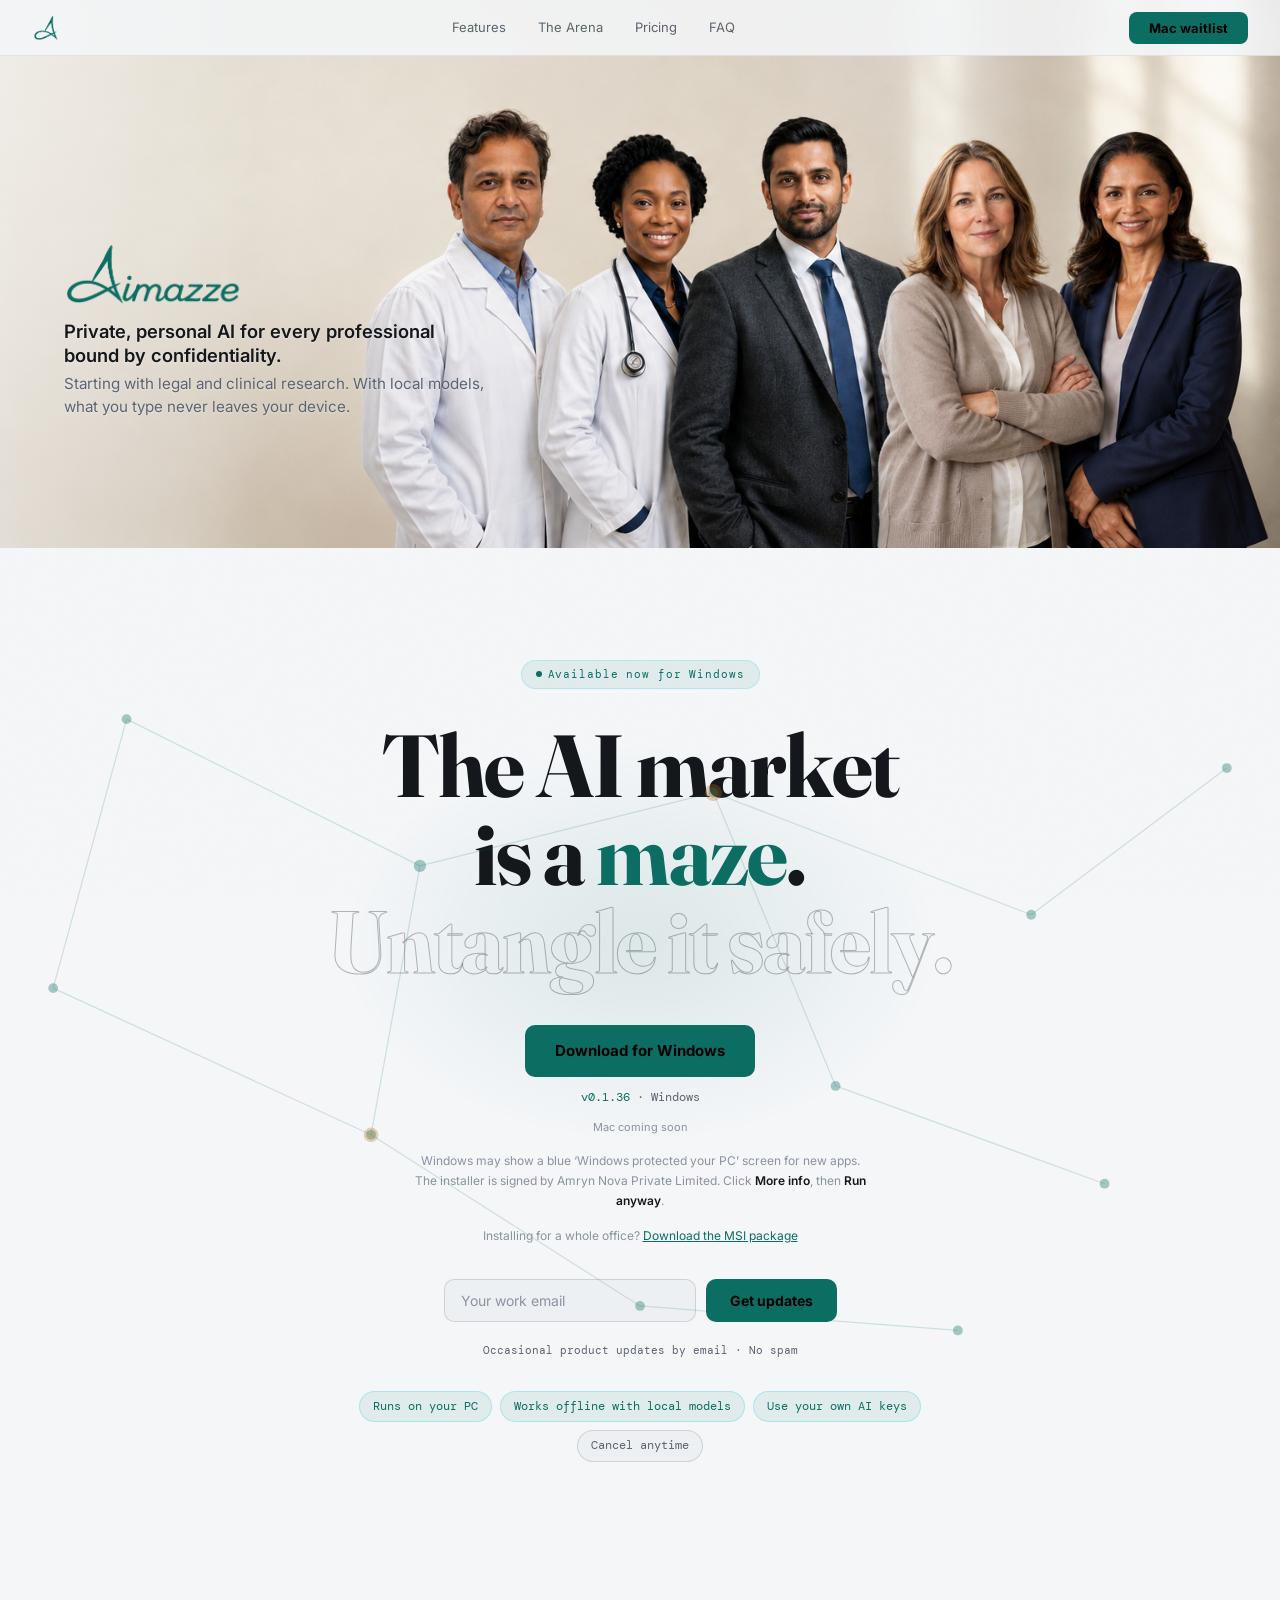
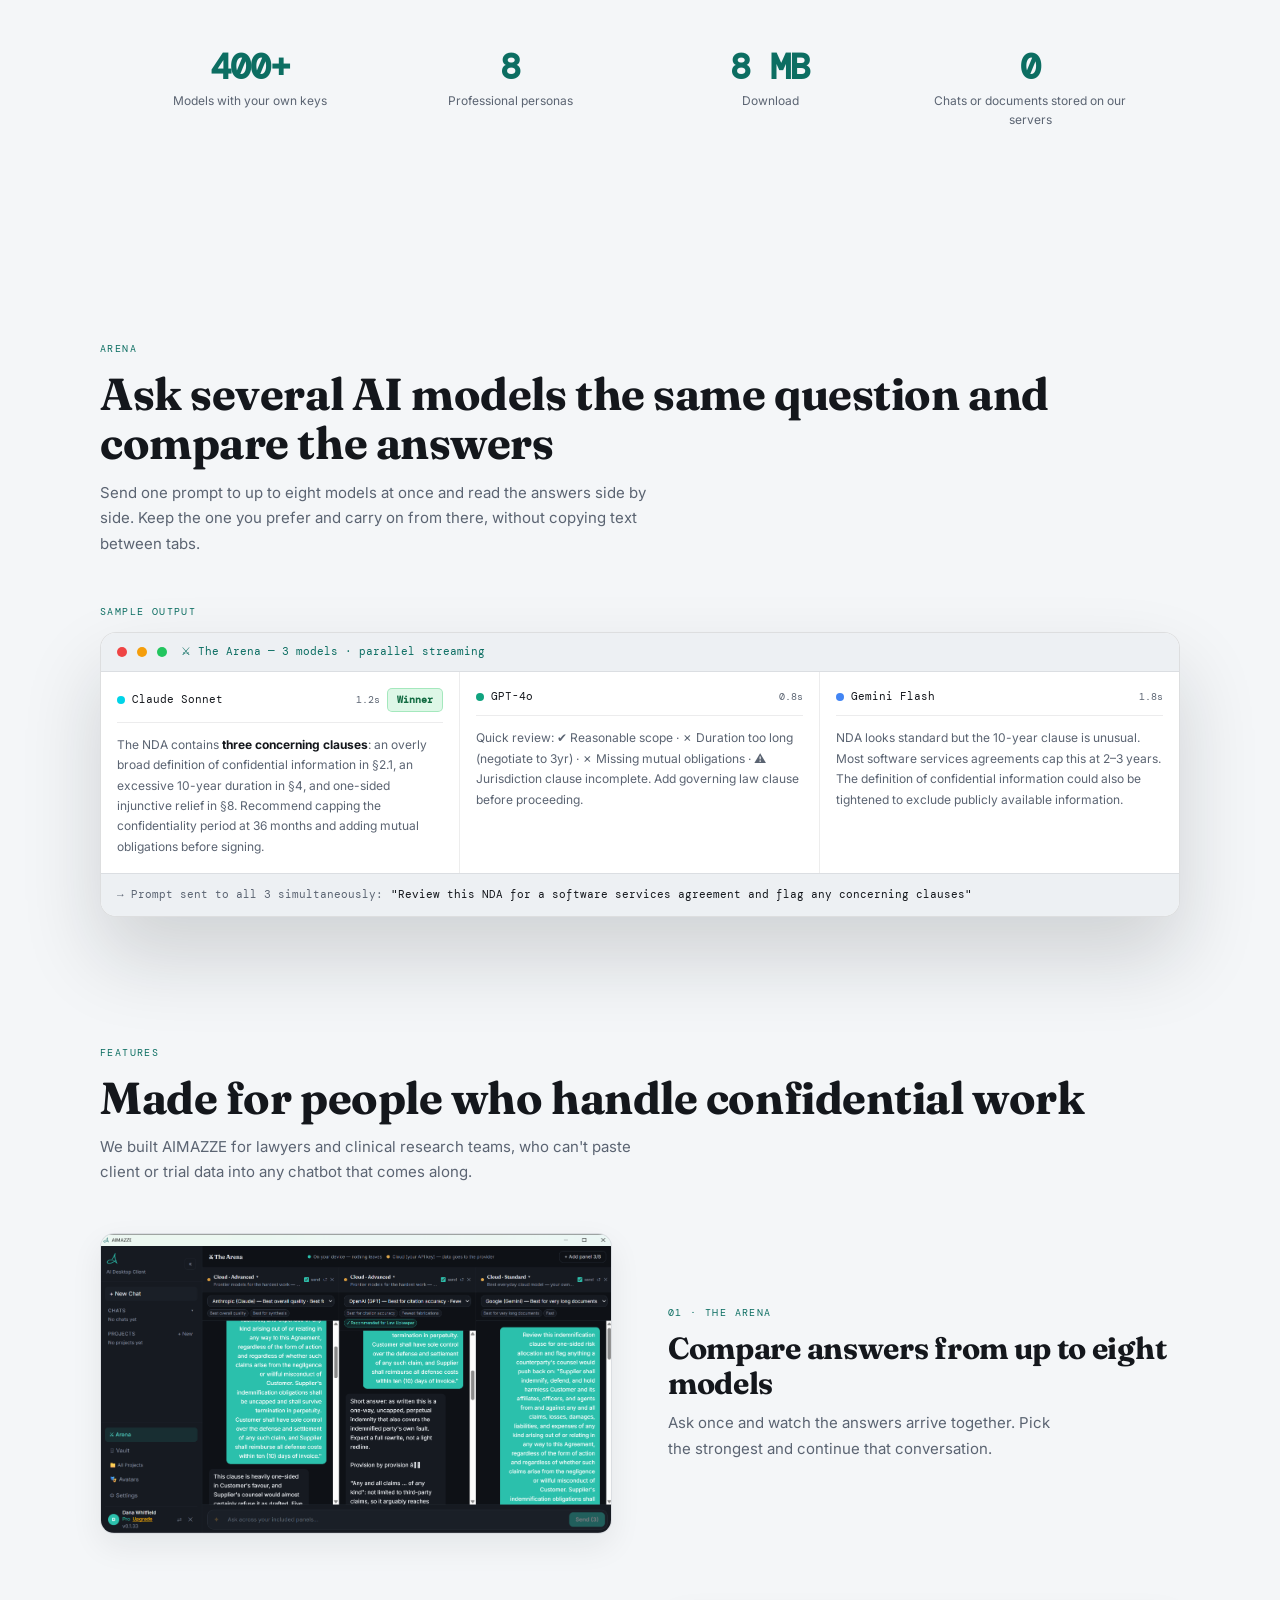
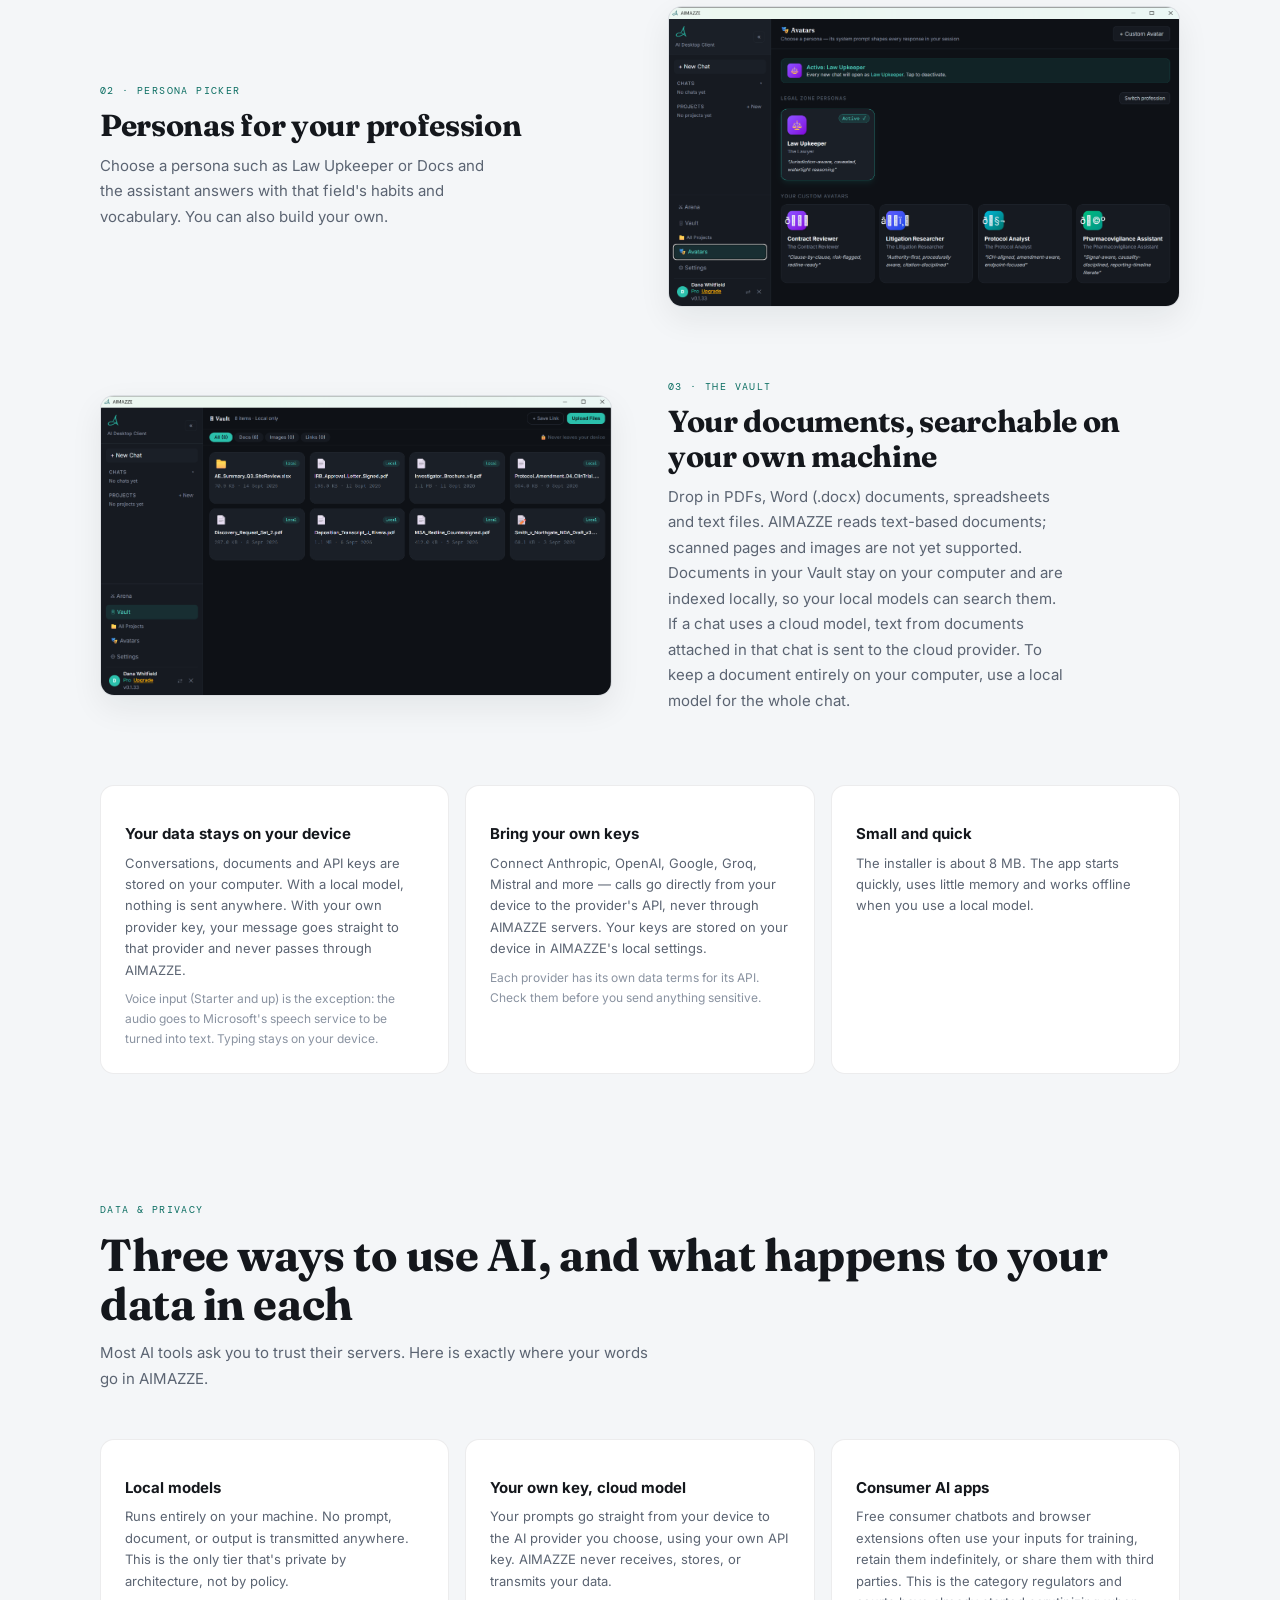
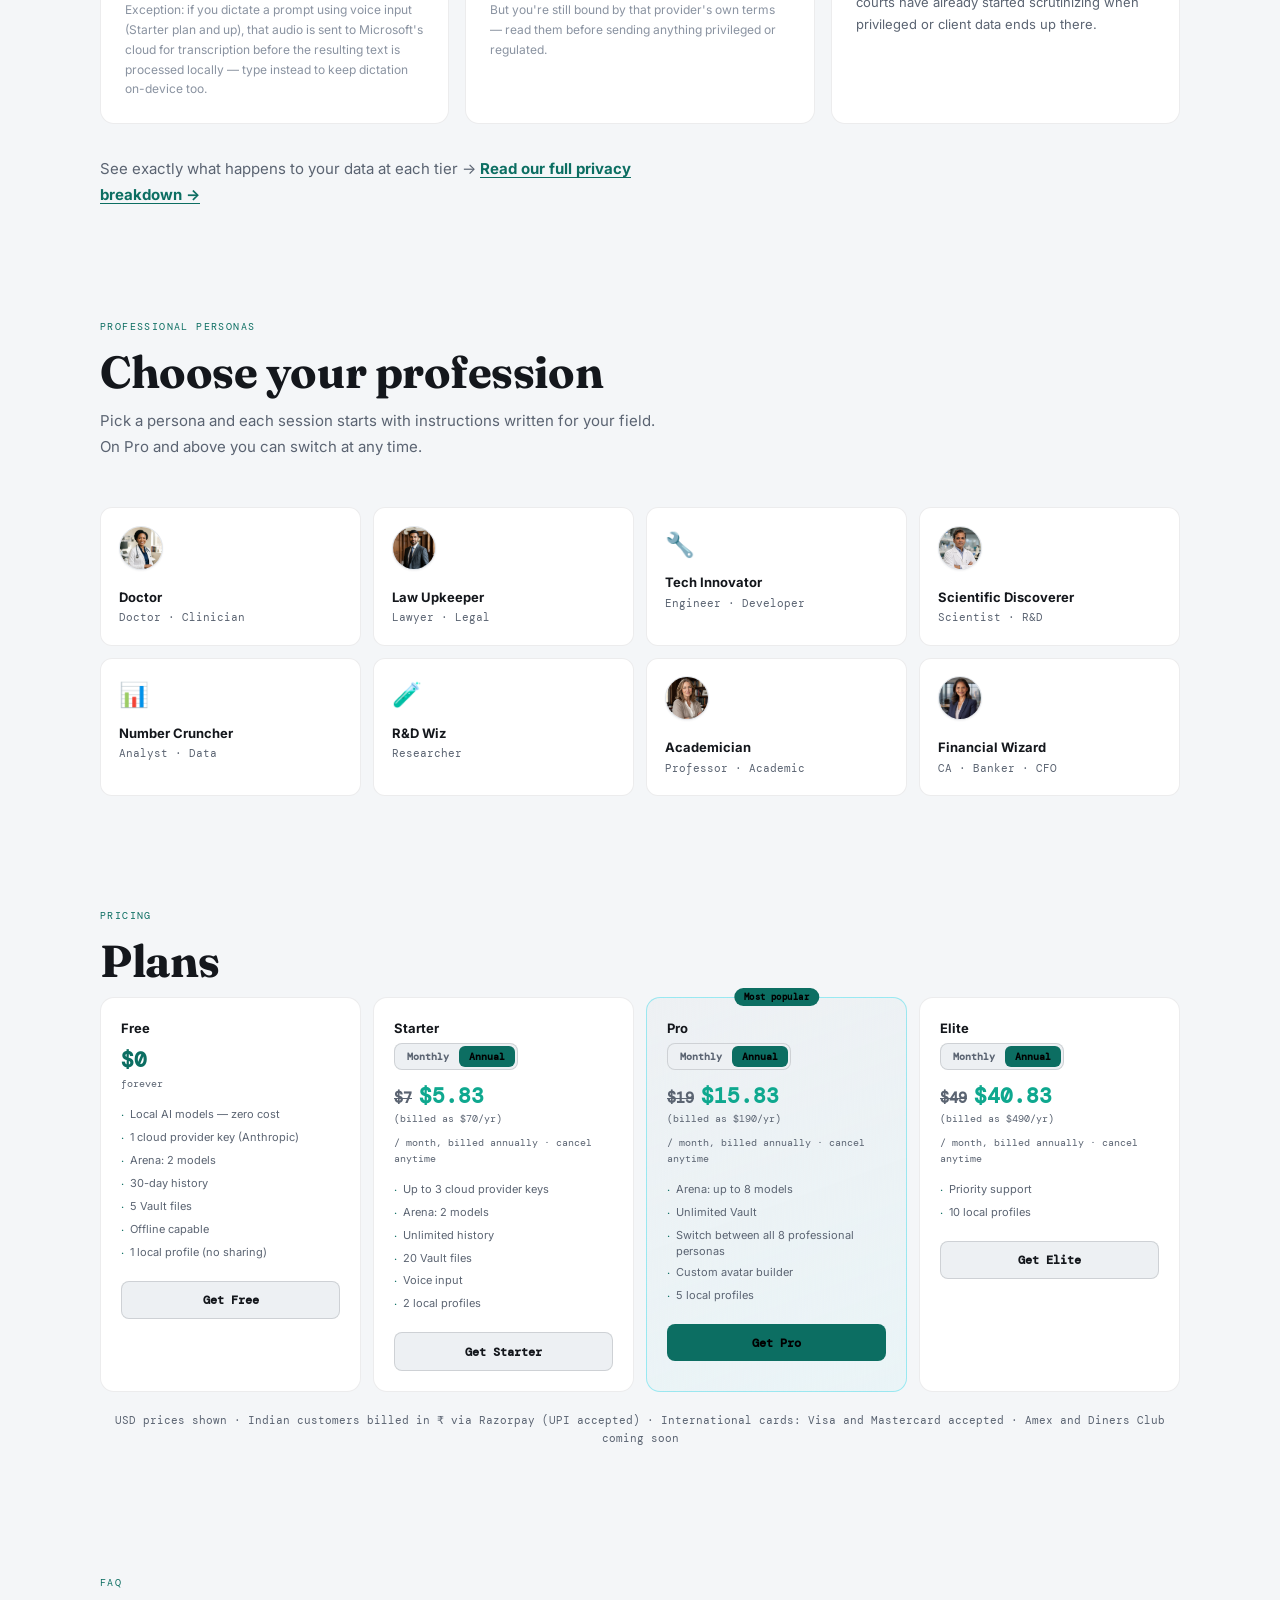
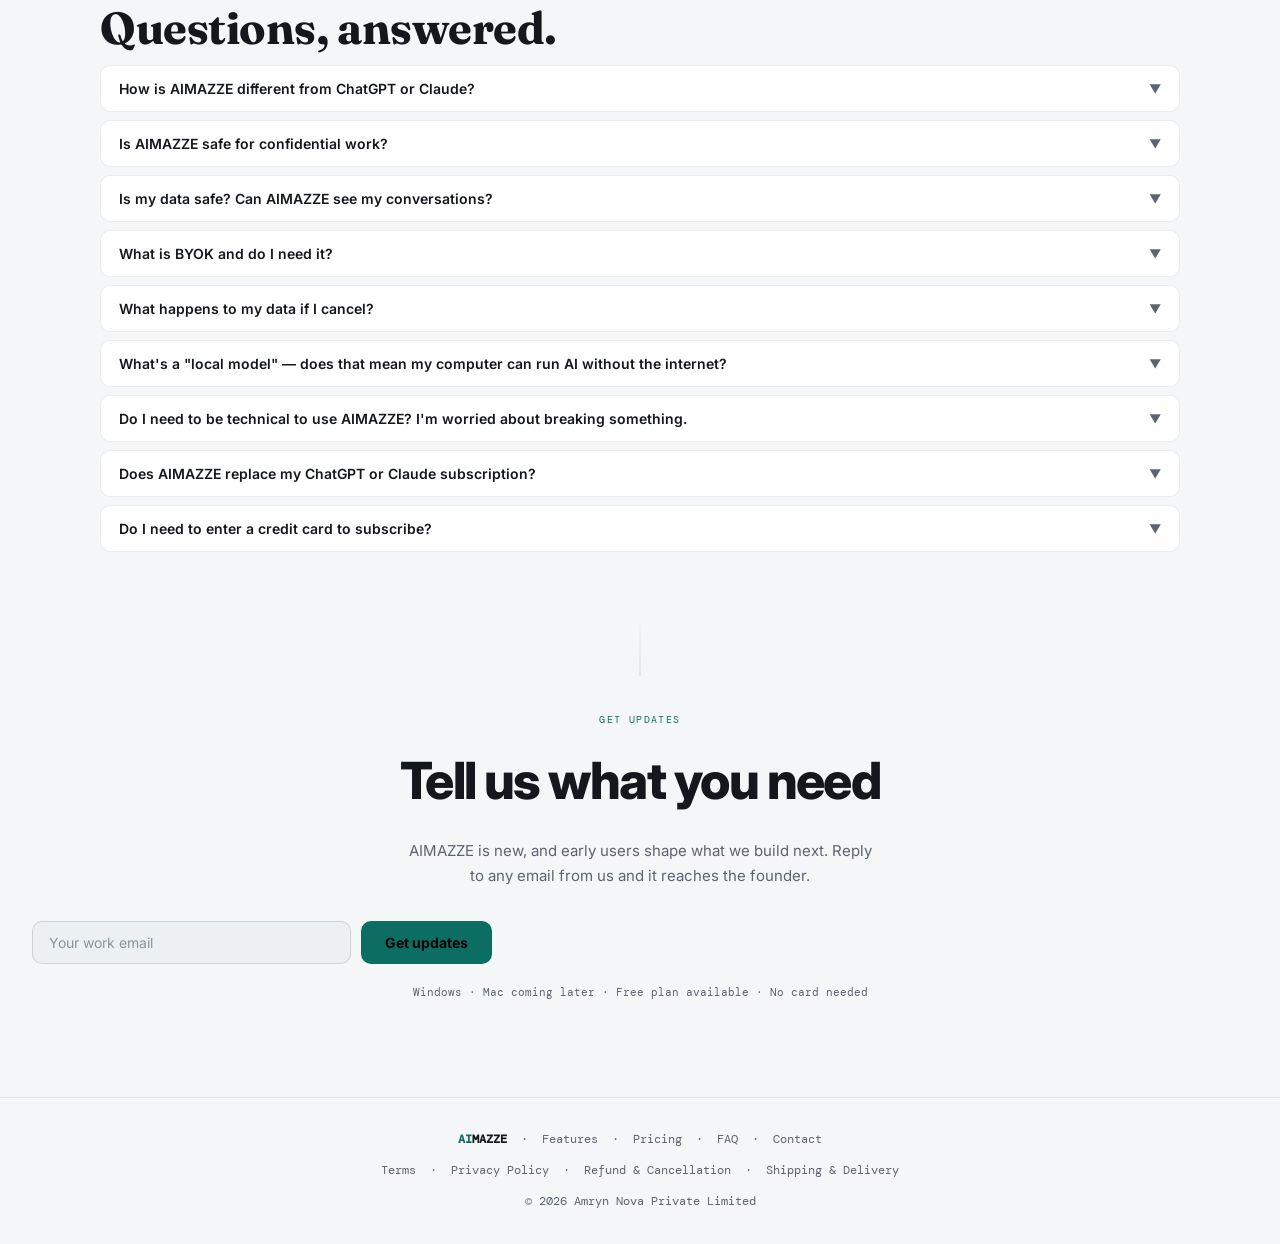
<file: index.html>
<!DOCTYPE html>
<html lang="en">
<head>
<meta charset="UTF-8">
<meta name="viewport" content="width=device-width, initial-scale=1.0">
<title>AIMAZZE: AI on your own computer for confidential work</title>
<!-- Favicon set — generated from assets/brand/logo-mark.png by
     scripts/build-favicons.py. Regenerate if the mark changes. -->
<link rel="icon" href="/favicon.ico" sizes="any">
<link rel="icon" type="image/png" sizes="32x32" href="/favicon-32x32.png">
<link rel="icon" type="image/png" sizes="16x16" href="/favicon-16x16.png">
<link rel="apple-touch-icon" sizes="180x180" href="/apple-touch-icon.png">
<link rel="manifest" href="/site.webmanifest">
<meta name="description" content="Desktop AI for lawyers and clinical researchers. Run a local model so client files stay on your PC, or use your own key for a cloud model.">
<meta property="og:title" content="AIMAZZE: AI on your own computer for confidential work">
<meta property="og:description" content="Desktop AI for lawyers and clinical researchers. Run a local model so client files stay on your PC, or use your own key for a cloud model.">
<meta property="og:url" content="https://www.aimazze.com">
<meta name="twitter:card" content="summary_large_image">
<link rel="preconnect" href="https://fonts.googleapis.com">
<link href="https://fonts.googleapis.com/css2?family=Fraunces:opsz,wght@9..144,400;9..144,500;9..144,600;9..144,700&family=Inter:wght@400;500;600;700;800&family=DM+Mono:wght@400;500&display=swap" rel="stylesheet">
<link rel="stylesheet" href="/chambers.css">
<style>
  /* Chambers design system — light porcelain / teal (Local) / ochre (Cloud),
     values from aimazze-app/src/App.css. Variable NAMES kept as-is so
     existing selectors below don't need renaming — only values changed. */
  :root {
    --bg: #F4F6F8;
    --surface: #FFFFFF;
    --surface2: #EDF0F3;
    --surface3: #E2E6EB;
    --border: rgba(20,23,28,0.08);
    --border2: rgba(20,23,28,0.14);
    --cyan: #0C6E62;
    --cyan-dim: rgba(12,110,98,0.08);
    --cyan-glow: rgba(12,110,98,0.14);
    --ochre: #B0721A;
    --ochre-soft: #F6EEDF;
    --white: #14171C;
    --muted: #5B6472;
    --muted2: #8A93A1;
    --green: #146C43;
    --orange: #B0721A;
    --navy: #F4F6F8;
    --ff: 'Inter', sans-serif;
    --fd: 'Fraunces', Georgia, serif;
    --mono: 'DM Mono', monospace;
  }

  *, *::before, *::after { box-sizing: border-box; margin: 0; padding: 0; }
  html { scroll-behavior: smooth; }

  body {
    font-family: var(--ff);
    background: var(--bg);
    color: var(--white);
    font-size: 15px;
    line-height: 1.6;
    overflow-x: hidden;
    -webkit-font-smoothing: antialiased;
  }

  a { color: inherit; text-decoration: none; }

  body::before {
    content: '';
    position: fixed;
    inset: 0;
    background-image: url("data:image/svg+xml,%3Csvg viewBox='0 0 256 256' xmlns='http://www.w3.org/2000/svg'%3E%3Cfilter id='noise'%3E%3CfeTurbulence type='fractalNoise' baseFrequency='0.9' numOctaves='4' stitchTiles='stitch'/%3E%3C/filter%3E%3Crect width='100%25' height='100%25' filter='url(%23noise)' opacity='0.03'/%3E%3C/svg%3E");
    pointer-events: none;
    z-index: 0;
    opacity: 0.4;
  }

  .top-banner {
    position: relative;
    width: 100%;
  }
  .top-banner img {
    display: block;
    width: 100%;
    height: auto;
  }
  /* Positioning only. The wordmark itself is .brand-wordmark in chambers.css;
     its size comes from --brand-wordmark-banner, not from anything here. */
  .top-banner-logo {
    position: absolute;
    left: 5%;
    top: 50%;
    transform: translateY(-50%);
    line-height: 0;
  }

  /* Mobile (<768px): a normal centered band under the photo, on porcelain --
     not part of the overlay. Full two-line tagline, no truncation. */
  .top-banner-tagline {
    padding: 1.1rem 1.5rem 0;
    text-align: center;
  }
  .top-banner-tagline-lead {
    font-family: var(--ff);
    font-size: 1.15rem;
    font-weight: 600;
    color: var(--white);
    line-height: 1.35;
    margin-bottom: 0.3rem;
  }
  .top-banner-tagline-sub {
    font-size: 0.95rem;
    color: var(--muted);
    line-height: 1.5;
  }

  /* Desktop/tablet (>=768px): overlay directly on the photo, left-aligned in
     the beige column below the wordmark. Soft scrim + text-shadow keep the
     two lines legible against the portrait photo behind them. */
  @media (min-width: 768px) {
    .top-banner::before {
      content: '';
      position: absolute;
      top: 0;
      left: 0;
      bottom: 0;
      width: 45%;
      background: linear-gradient(90deg, rgba(255,255,255,0.55), transparent 45%);
      pointer-events: none;
    }
    /* Offset from the vertical centre by half the wordmark, so the tagline
       clears the mark without the mark itself having to move. The type scales
       down with the viewport because the banner gets shorter faster than the
       copy gets shorter -- at a flat 1.15rem the second line falls out of the
       bottom of the photo around 768px. */
    .top-banner-tagline {
      position: absolute;
      left: 5%;
      top: calc(50% + (clamp(30px, 5.5vw, 64px) / 2) + clamp(6px, 1vw, 14px));
      width: 40%;
      max-width: 420px;
      padding: 0;
      text-align: left;
    }
    .top-banner-tagline-lead {
      font-size: clamp(0.85rem, 1.45vw, 1.15rem);
    }
    .top-banner-tagline-sub {
      font-size: clamp(0.72rem, 1.2vw, 0.95rem);
    }
    .top-banner-tagline-lead,
    .top-banner-tagline-sub {
      text-shadow: 0 1px 2px rgba(255,255,255,0.45);
    }
  }

  nav {
    position: fixed;
    top: 0; left: 0; right: 0;
    z-index: 100;
    height: 56px;
    display: flex;
    align-items: center;
    justify-content: space-between;
    padding: 0 2rem;
    background: rgba(244,246,248,0.85);
    backdrop-filter: blur(16px);
    border-bottom: 1px solid var(--border);
  }


  .nav-links {
    display: flex;
    align-items: center;
    gap: 2rem;
    font-size: 13px;
    color: var(--muted);
  }
  .nav-links a:hover { color: var(--white); transition: color 0.15s; }

  .nav-cta {
    padding: 8px 20px;
    background: var(--cyan);
    color: #000;
    font-weight: 700;
    font-size: 13px;
    border: none;
    border-radius: 8px;
    font-family: var(--ff);
    cursor: pointer;
    transition: all 0.2s;
  }
  .nav-cta:hover { background: #00eeff; transform: translateY(-1px); }

  .hero {
    min-height: 100vh;
    display: flex;
    flex-direction: column;
    align-items: center;
    justify-content: center;
    text-align: center;
    padding: 7rem 2rem 4rem;
    position: relative;
    z-index: 1;
  }

  .hero::after {
    content: '';
    position: absolute;
    top: 20%;
    left: 50%;
    transform: translateX(-50%);
    width: 600px;
    height: 400px;
    background: radial-gradient(ellipse, rgba(12,110,98,0.10) 0%, transparent 70%);
    pointer-events: none;
    z-index: -1;
  }

  .hero-badge {
    display: inline-flex;
    align-items: center;
    gap: 6px;
    font-family: var(--mono);
    font-size: 11px;
    letter-spacing: 0.08em;
    color: var(--cyan);
    background: var(--cyan-dim);
    border: 1px solid rgba(0,212,232,0.2);
    padding: 5px 14px;
    border-radius: 20px;
    margin-bottom: 2rem;
  }

  .hero-badge .dot {
    width: 6px; height: 6px;
    border-radius: 50%;
    background: var(--cyan);
    animation: pulse 2s ease infinite;
  }

  @keyframes pulse {
    0%, 100% { opacity: 0.4; transform: scale(1); }
    50% { opacity: 1; transform: scale(1.2); }
  }

  .hero h1 {
    font-family: var(--fd);
    font-size: clamp(2.8rem, 7vw, 5.5rem);
    font-weight: 700;
    letter-spacing: -0.02em;
    line-height: 1.0;
    margin-bottom: 2.5rem;
    max-width: 820px;
  }

  .hero h1 .cyan { color: var(--cyan); }

  .hero h1 .outline {
    -webkit-text-stroke: 1px rgba(20,23,28,0.3);
    color: transparent;
  }

  .download-cta-wrap {
    display: flex;
    flex-direction: column;
    align-items: center;
    gap: 0.7rem;
    margin-bottom: 2rem;
  }

  .download-btn {
    display: inline-flex;
    align-items: center;
    gap: 8px;
    padding: 14px 30px;
    background: var(--cyan);
    color: #000;
    font-weight: 700;
    font-size: 15px;
    font-family: var(--ff);
    border-radius: 10px;
    transition: all 0.2s;
  }
  .download-btn:hover { background: #00eeff; transform: translateY(-1px); }
  /* No href until the email gate passes, so <a> no longer supplies these. */
  .download-btn { cursor: pointer; }

  .download-meta {
    font-family: var(--mono);
    font-size: 12px;
    color: var(--muted);
  }
  .download-meta .version { color: var(--cyan); }

  .download-mac-note {
    font-size: 11px;
    color: var(--muted2);
  }

  /* T-65: SmartScreen note, always visible directly under the CTA. The
     dialog fires before anyone would think to expand a disclosure, so the
     copy has to be read on the way to the button, not looked up after.
     Styled off the .download-mac-note tokens -- no new visual weight. */
  .download-win-note {
    font-size: 12px;
    color: var(--muted2);
    max-width: 460px;
    text-align: center;
    line-height: 1.7;
    margin: 0.2rem 0 0;
  }
  .download-win-note strong { color: var(--white); font-weight: 600; }
  .download-msi-link { color: var(--cyan); text-decoration: underline; cursor: pointer; }

  /* T-71 bug 2: shown only when activate.html forwarded a license key here
     because the app was not installed. It is the customer's way back into
     activation after installing, so they never have to re-open the original
     email. Rendered by the activation-handoff script in <head>. */
  .activation-banner {
    display: none;
    width: 100%;
    max-width: 460px;
    padding: 1rem 1.1rem;
    background: var(--cyan-dim);
    border: 1px solid var(--cyan);
    border-radius: 10px;
    text-align: center;
  }
  .activation-banner.show { display: block; }
  .activation-banner .label {
    font-family: var(--mono);
    font-size: 10px;
    text-transform: uppercase;
    letter-spacing: .08em;
    color: var(--cyan);
    display: block;
    margin-bottom: 6px;
  }
  .activation-banner p {
    font-size: 13px;
    color: var(--white);
    line-height: 1.6;
    margin: 0;
  }
  .activation-banner a {
    color: var(--cyan);
    font-weight: 700;
    text-decoration: underline;
  }

  .waitlist-form {
    display: flex;
    gap: 10px;
    width: 100%;
    max-width: 460px;
    margin-bottom: 1.25rem;
  }

  .waitlist-form input {
    flex: 1;
    background: var(--surface2);
    border: 1px solid var(--border2);
    border-radius: 10px;
    padding: 12px 16px;
    font-size: 14px;
    font-family: var(--ff);
    color: var(--white);
    outline: none;
    transition: border-color 0.2s;
  }

  .waitlist-form input::placeholder { color: var(--muted2); }
  .waitlist-form input:focus { border-color: rgba(0,212,232,0.4); }

  .waitlist-form button {
    padding: 12px 24px;
    background: var(--cyan);
    color: #000;
    font-weight: 700;
    font-size: 14px;
    font-family: var(--ff);
    border: none;
    border-radius: 10px;
    cursor: pointer;
    white-space: nowrap;
    transition: all 0.2s;
  }

  .waitlist-form button:hover { background: #00eeff; transform: translateY(-1px); }

  .waitlist-note {
    font-size: 11px;
    color: var(--muted);
    font-family: var(--mono);
  }

  .waitlist-success {
    display: none;
    align-items: center;
    gap: 10px;
    background: rgba(34,197,94,0.1);
    border: 1px solid rgba(34,197,94,0.25);
    border-radius: 10px;
    padding: 14px 20px;
    font-size: 14px;
    color: var(--green);
    max-width: 460px;
    width: 100%;
    margin-bottom: 1.25rem;
  }

  .pill-row {
    display: flex;
    flex-wrap: wrap;
    gap: 8px;
    justify-content: center;
    margin-top: 2rem;
    max-width: 600px;
  }

  .pill {
    font-size: 12px;
    padding: 5px 13px;
    border-radius: 20px;
    border: 1px solid var(--border2);
    color: var(--muted);
    background: var(--surface2);
    font-family: var(--mono);
  }

  .pill.hot {
    border-color: rgba(0,212,232,0.25);
    color: var(--cyan);
    background: var(--cyan-dim);
  }

  section {
    position: relative;
    z-index: 1;
    padding: 5rem 2rem;
  }

  .container {
    max-width: 1080px;
    margin: 0 auto;
  }

  .section-label {
    font-family: var(--mono);
    font-size: 10px;
    letter-spacing: 0.14em;
    text-transform: uppercase;
    color: var(--cyan);
    margin-bottom: 0.75rem;
  }

  .section-title {
    font-family: var(--fd);
    font-size: clamp(1.8rem, 3.5vw, 2.8rem);
    font-weight: 700;
    letter-spacing: -0.01em;
    line-height: 1.1;
    margin-bottom: 0.75rem;
  }

  .section-sub {
    font-size: 15px;
    color: var(--muted);
    max-width: 560px;
    line-height: 1.7;
    margin-bottom: 3rem;
  }

  .arena-demo {
    background: var(--surface);
    border: 1px solid var(--border2);
    border-radius: 16px;
    overflow: hidden;
    box-shadow: 0 40px 80px rgba(20,23,28,0.16);
  }

  .arena-topbar {
    background: var(--surface2);
    border-bottom: 1px solid var(--border);
    padding: 10px 16px;
    display: flex;
    align-items: center;
    gap: 10px;
  }

  .arena-dot { width: 10px; height: 10px; border-radius: 50%; }

  .arena-label {
    font-family: var(--mono);
    font-size: 11px;
    color: var(--cyan);
    margin-left: 4px;
  }

  .arena-cols {
    display: grid;
    grid-template-columns: 1fr 1fr 1fr;
  }

  .arena-col {
    border-right: 1px solid var(--border);
    padding: 16px;
  }

  .arena-col:last-child { border-right: none; }

  .arena-col-head {
    display: flex;
    align-items: center;
    gap: 7px;
    margin-bottom: 12px;
    padding-bottom: 10px;
    border-bottom: 1px solid var(--border);
  }

  .model-dot { width: 8px; height: 8px; border-radius: 50%; flex-shrink: 0; }
  .model-name { font-family: var(--mono); font-size: 11px; color: var(--white); flex: 1; }
  .model-time { font-family: var(--mono); font-size: 10px; color: var(--muted); }

  .winner-btn {
    padding: 3px 9px;
    border-radius: 5px;
    background: rgba(34,197,94,0.15);
    border: 1px solid rgba(34,197,94,0.3);
    color: var(--green);
    font-size: 10px;
    font-weight: 700;
    font-family: var(--mono);
    cursor: default;
  }

  .arena-text {
    font-size: 12px;
    color: var(--muted);
    line-height: 1.7;
  }

  .arena-text strong { color: var(--white); }

  .arena-prompt {
    background: var(--surface2);
    border-top: 1px solid var(--border);
    padding: 12px 16px;
    font-family: var(--mono);
    font-size: 11px;
    color: var(--muted);
    display: flex;
    align-items: center;
    gap: 8px;
  }

  .arena-prompt-text { color: var(--white); }

  .features-grid {
    display: grid;
    grid-template-columns: repeat(3, 1fr);
    gap: 16px;
  }

  .feat-card {
    background: var(--surface);
    border: 1px solid var(--border);
    border-radius: 14px;
    padding: 1.5rem;
    transition: border-color 0.2s, transform 0.2s;
  }

  .feat-card:hover {
    border-color: rgba(0,212,232,0.2);
    transform: translateY(-3px);
  }

  .feat-icon { font-size: 1.75rem; margin-bottom: 0.75rem; }
  .feat-title { font-size: 15px; font-weight: 700; color: var(--white); margin-bottom: 0.4rem; }
  .feat-body { font-size: 13px; color: var(--muted); line-height: 1.65; }

  .cta-link {
    color: var(--cyan);
    font-weight: 700;
    text-decoration: underline;
    text-underline-offset: 3px;
  }
  .cta-link:hover { color: #00eeff; }
  .feat-body .feat-note { display: block; margin-top: 0.5rem; color: var(--muted2); font-size: 12px; }

  /* Alternating screenshot/copy rows. The shot column is a fixed 16:10 frame
     rather than a bare <img>, so the row keeps its height whether the file on
     disk is the shipped placeholder or a real capture -- swapping the PNG in
     never reflows the page. Screenshots live at their final paths from day
     one: assets/screenshots/feature-<name>.png, captured at ~1279x748. */
  .feature-rows {
    display: flex;
    flex-direction: column;
    gap: 4.5rem;
  }

  .feature-row {
    display: grid;
    grid-template-columns: 1fr 1fr;
    gap: 3.5rem;
    align-items: center;
  }

  /* Alternate the sides. Source order stays shot-then-copy on every row, so
     the stacked mobile layout gets the screenshot first without any reorder. */
  .feature-row:nth-child(even) .feature-shot { order: 2; }

  .feature-shot {
    aspect-ratio: 16 / 9.4;
    border: 1px solid var(--border);
    border-radius: 14px;
    overflow: hidden;
    background: var(--surface2);
    box-shadow: 0 12px 32px rgba(20,23,28,0.07);
  }

  .feature-shot img {
    display: block;
    width: 100%;
    height: 100%;
    object-fit: cover;
  }

  .feature-index {
    font-family: var(--mono);
    font-size: 10px;
    letter-spacing: 0.14em;
    text-transform: uppercase;
    color: var(--cyan);
    margin-bottom: 0.6rem;
  }

  .feature-title {
    font-family: var(--fd);
    font-size: clamp(1.4rem, 2.4vw, 1.9rem);
    font-weight: 700;
    letter-spacing: -0.01em;
    line-height: 1.15;
    margin-bottom: 0.6rem;
  }

  .feature-body {
    font-size: 15px;
    color: var(--muted);
    line-height: 1.7;
    max-width: 44ch;
  }

  .personas-grid {
    display: grid;
    grid-template-columns: repeat(4, 1fr);
    gap: 12px;
  }

  .persona-card {
    background: var(--surface);
    border: 1px solid var(--border);
    border-radius: 12px;
    padding: 1.1rem;
    transition: border-color 0.2s;
  }

  .persona-card:hover { border-color: var(--border2); }

  .persona-emoji { font-size: 1.5rem; margin-bottom: 0.5rem; }
  .persona-card .avatar-badge { margin-bottom: 0.6rem; }
  .persona-name { font-size: 13px; font-weight: 700; color: var(--white); margin-bottom: 2px; }
  .persona-role { font-size: 11px; color: var(--muted); font-family: var(--mono); }

  .pricing-grid {
    display: grid;
    grid-template-columns: repeat(4, 1fr);
    gap: 12px;
  }

  .price-card {
    background: var(--surface);
    border: 1px solid var(--border);
    border-radius: 14px;
    padding: 1.25rem;
    position: relative;
    transition: border-color 0.2s;
  }

  .price-card:hover { border-color: var(--border2); }

  .price-card.featured {
    border-color: rgba(0,212,232,0.35);
    background: linear-gradient(160deg, var(--surface2) 0%, rgba(0,212,232,0.04) 100%);
  }

  .price-badge {
    position: absolute;
    top: -10px;
    left: 50%;
    transform: translateX(-50%);
    background: var(--cyan);
    color: #000;
    font-size: 9px;
    font-weight: 800;
    padding: 2px 10px;
    border-radius: 10px;
    white-space: nowrap;
    font-family: var(--mono);
    letter-spacing: 0.05em;
  }

  .price-name { font-size: 13px; font-weight: 700; color: var(--white); margin-bottom: 4px; }
  .price-amount { font-size: 1.3rem; font-weight: 800; color: var(--cyan); font-family: var(--mono); }
  .price-period { font-size: 10px; color: var(--muted); margin-bottom: 0.75rem; font-family: var(--mono); }

  .price-feature {
    font-size: 11px;
    color: var(--muted);
    padding: 3px 0;
    display: flex;
    gap: 6px;
    align-items: flex-start;
    line-height: 1.45;
  }

  .price-feature::before { content: '·'; color: var(--cyan); flex-shrink: 0; margin-top: 1px; }
  .price-amount-inr {
    font-size: 1.3rem;
    font-weight: 800;
    color: var(--cyan);
    font-family: var(--mono);
    margin-top: 2px;
  }
  .price-amount-was {
    font-size: 0.7em;
    font-weight: 600;
    color: var(--muted);
    text-decoration: line-through;
    text-decoration-color: var(--muted);
    margin-right: 7px;
  }
  .price-amount-now {
    color: #0FA88F;
  }
  /* .price-cta-free is the Free tier's "Get Free" button. It deliberately
     does NOT carry the .price-cta class: the checkout script binds every
     .price-cta to the Razorpay flow, and the free tier must never enter it.
     Same visuals, separate wiring. */
  .price-cta,
  .price-cta-free {
    width: 100%;
    margin-top: 1rem;
    padding: 0.65rem 0;
    background: var(--cyan);
    color: #000;
    border: none;
    border-radius: 8px;
    font-size: 12px;
    font-weight: 700;
    font-family: var(--mono);
    cursor: pointer;
    transition: opacity 0.15s;
  }
  .price-cta:hover,
  .price-cta-free:hover { opacity: 0.85; }
  .price-cta:disabled,
  .price-cta-free:disabled { opacity: 0.5; cursor: not-allowed; }
  .price-card:not(.featured) .price-cta,
  .price-card:not(.featured) .price-cta-free {
    background: var(--surface2);
    color: var(--white);
    border: 1px solid var(--border2);
  }

  /* June 29 (Monthly/Annual toggle): per-card switch, sits above the price */
  .billing-toggle {
    display: inline-flex;
    background: var(--surface2);
    border: 1px solid var(--border2);
    border-radius: 8px;
    padding: 2px;
    margin-bottom: 0.6rem;
    font-family: var(--mono);
  }
  .billing-toggle button {
    border: none;
    background: none;
    color: var(--muted);
    font-size: 10px;
    font-weight: 700;
    padding: 4px 10px;
    border-radius: 6px;
    cursor: pointer;
    font-family: var(--mono);
    transition: all 0.15s;
  }
  .billing-toggle button.active {
    background: var(--cyan);
    color: #000;
  }
  .price-amount-equiv {
    font-size: 10px;
    color: var(--muted);
    font-family: var(--mono);
    margin-top: -2px;
    margin-bottom: 0.5rem;
  }
  .price-amount-equiv .save-badge {
    color: var(--green);
  }
  .checkout-modal-overlay {
    display: none;
    position: fixed;
    top: 0; left: 0; right: 0; bottom: 0;
    background: rgba(0,0,0,0.7);
    z-index: 1000;
    align-items: center;
    justify-content: center;
  }
  .checkout-modal-overlay.open { display: flex; }
  .checkout-modal {
    background: var(--surface);
    border: 1px solid var(--border2);
    border-radius: 14px;
    padding: 1.75rem;
    width: 100%;
    max-width: 360px;
    margin: 0 1rem;
  }
  .checkout-modal-title {
    font-family: var(--fd);
    font-size: 17px;
    font-weight: 600;
    color: var(--white);
    margin-bottom: 0.25rem;
  }
  .checkout-modal-sub {
    font-size: 11px;
    color: var(--muted);
    font-family: var(--mono);
    margin-bottom: 1.25rem;
  }
  .checkout-modal input {
    width: 100%;
    background: var(--surface2);
    border: 1px solid var(--border);
    border-radius: 8px;
    padding: 0.65rem 0.8rem;
    color: var(--white);
    font-size: 13px;
    margin-bottom: 0.7rem;
    font-family: inherit;
  }
  .checkout-modal input:focus {
    outline: none;
    border-color: var(--cyan);
  }
  .checkout-legal-row {
    display: flex;
    align-items: flex-start;
    gap: 8px;
    font-size: 11px;
    color: var(--muted);
    line-height: 1.5;
    margin-bottom: 0.7rem;
    cursor: pointer;
  }
  .checkout-legal-row input[type="checkbox"] {
    width: auto;
    margin: 2px 0 0;
    flex-shrink: 0;
  }
  .checkout-legal-row a { color: var(--cyan); }
  /* Free-gate consent row. Deliberately identical mechanics to
     .checkout-legal-row above — same layout, same quiet register — because
     consent is consent: DPDP wants an affirmative act, not a disclosure the
     visitor can sail past. The one difference from checkout is that this row
     is never hidden and never optional; checkout's equivalent sits behind
     LEGAL_ACCEPTANCE_ENFORCED, this one is always on. */
  .free-gate-consent {
    display: flex;
    align-items: flex-start;
    gap: 8px;
    font-size: 11px;
    color: var(--muted);
    line-height: 1.5;
    margin-top: 0.15rem;
    cursor: pointer;
  }
  .free-gate-consent input[type="checkbox"] {
    width: auto;
    margin: 2px 0 0;
    flex-shrink: 0;
  }
  .free-gate-consent a { color: var(--cyan); }
  .checkout-modal-actions {
    display: flex;
    gap: 8px;
    margin-top: 1rem;
  }
  .checkout-modal-cancel {
    flex: 1;
    background: transparent;
    border: 1px solid var(--border2);
    color: var(--muted);
    border-radius: 8px;
    padding: 0.6rem 0;
    font-size: 12px;
    font-family: var(--mono);
    cursor: pointer;
  }
  .checkout-modal-continue {
    flex: 2;
    background: var(--cyan);
    border: none;
    color: #000;
    border-radius: 8px;
    padding: 0.6rem 0;
    font-size: 12px;
    font-weight: 700;
    font-family: var(--mono);
    cursor: pointer;
  }
  .checkout-modal-continue:disabled { opacity: 0.6; cursor: not-allowed; }
  .checkout-modal-error {
    font-size: 10px;
    color: #ef4444;
    font-family: var(--mono);
    margin-top: -0.3rem;
    margin-bottom: 0.5rem;
    display: none;
  }

  /* No background/border/radius on purpose. As a bordered card this competed
     with the hero's CTA and pill row as a second framed object right below the
     fold; on open paper the four figures read as one quiet band instead. The
     extra gap does the separating the border used to. */
  .moat-bar {
    padding: 2.75rem 3rem;
    display: grid;
    grid-template-columns: repeat(4, 1fr);
    gap: 3.5rem;
    text-align: center;
  }

  .moat-num {
    font-size: 2.2rem;
    font-weight: 800;
    color: var(--cyan);
    letter-spacing: -0.03em;
    font-family: var(--mono);
    line-height: 1;
    margin-bottom: 6px;
  }

  .moat-label { font-size: 12px; color: var(--muted); }

  .faq-list { display: flex; flex-direction: column; gap: 8px; }

  .faq-item {
    background: var(--surface);
    border: 1px solid var(--border);
    border-radius: 10px;
    overflow: hidden;
  }

  .faq-q {
    width: 100%;
    text-align: left;
    padding: 14px 18px;
    font-size: 14px;
    font-weight: 600;
    color: var(--white);
    background: none;
    border: none;
    cursor: pointer;
    display: flex;
    justify-content: space-between;
    align-items: center;
    gap: 12px;
    font-family: var(--ff);
    transition: color 0.15s;
  }

  .faq-q:hover { color: var(--cyan); }
  .faq-chevron { color: var(--muted); font-size: 12px; transition: transform 0.2s; flex-shrink: 0; }
  .faq-item.open .faq-chevron { transform: rotate(180deg); color: var(--cyan); }

  .faq-a {
    display: none;
    padding: 0 18px 14px;
    font-size: 13px;
    color: var(--muted);
    line-height: 1.7;
    border-top: 1px solid var(--border);
    padding-top: 12px;
  }

  .faq-item.open .faq-a { display: block; }

  .final-cta {
    text-align: center;
    padding: 6rem 2rem;
    position: relative;
    z-index: 1;
  }

  .final-cta::before {
    content: '';
    position: absolute;
    top: 0; left: 50%;
    transform: translateX(-50%);
    width: 1px;
    height: 60px;
    background: linear-gradient(to bottom, transparent, var(--border2));
  }

  footer {
    border-top: 1px solid var(--border);
    padding: 2rem;
    text-align: center;
    font-size: 12px;
    color: var(--muted);
    font-family: var(--mono);
    position: relative;
    z-index: 1;
  }

  footer a { color: var(--muted); }
  footer a:hover { color: var(--cyan); }

  .reveal {
    opacity: 0;
    transform: translateY(24px);
    transition: opacity 0.6s ease, transform 0.6s ease;
  }

  .reveal.visible {
    opacity: 1;
    transform: translateY(0);
  }

  @media (max-width: 900px) {
    .features-grid { grid-template-columns: 1fr 1fr; }
    /* Stack: one column, screenshot above copy on every row. The nth-child
       flip is undone here or the even rows would put copy first. */
    .feature-rows { gap: 3rem; }
    .feature-row { grid-template-columns: 1fr; gap: 1.5rem; }
    .feature-row:nth-child(even) .feature-shot { order: 0; }
    .feature-body { max-width: none; }
    .pricing-grid { grid-template-columns: 1fr 1fr; }
    .personas-grid { grid-template-columns: 1fr 1fr; }
    .arena-cols { grid-template-columns: 1fr; }
    .arena-col { border-right: none; border-bottom: 1px solid var(--border); }
    .arena-col:last-child { border-bottom: none; }
    .moat-bar { grid-template-columns: 1fr 1fr; }
    .nav-links { display: none; }
  }

  @media (max-width: 600px) {
    .features-grid { grid-template-columns: 1fr; }
    .pricing-grid { grid-template-columns: 1fr; }
    .personas-grid { grid-template-columns: 1fr 1fr; }
    .moat-bar { grid-template-columns: 1fr 1fr; }
    .waitlist-form { flex-direction: column; }
    .hero h1 { font-size: 2.4rem; }
  }
</style>
<script defer src="/brand-loader.js"></script>
<!-- T-71 bug 1/2: activation handoff from activate.html.
     Runs in <head>, ahead of every third-party script on this page, so the
     forwarded license key is read and then stripped from the visible URL
     via replaceState before anything else can see location.search. The
     values live in this closure only -- never in the URL, never in storage. -->
<script>
  (function () {
    var q = new URLSearchParams(window.location.search);
    var key = q.get("key") || "";
    var plan = q.get("plan") || "";
    var email = q.get("email") || "";
    var inviteToken = q.get("inviteToken") || "";

    if (!key && !inviteToken) return;

    // A `key` means this arrival came from a completed purchase: Razorpay
    // already captured their email and the license is already issued. They
    // are not a free-tier lead, so the free-tier email gate does not apply
    // to them at all — flag it here, before replaceState scrubs the param,
    // and the gate hands them the download directly. See the gate script at
    // the end of <body>.
    if (key) window.__aimazzePaidArrival = true;

    // Stash the purchase email before replaceState scrubs it off the URL.
    // Deliberately NOT paired with the bypass above: `key` means this
    // person paid, `inviteToken` means someone else did. An invitee's
    // address was never captured at checkout, so they are still a lead we
    // have not collected — they keep going through the gate, and this only
    // prefills it for them.
    if (email) window.__aimazzeActivationEmail = email;

    // Rebuild the activation link before dropping the params from the URL.
    var forward = new URLSearchParams();
    if (key) forward.set("key", key);
    if (plan) forward.set("plan", plan);
    if (email) forward.set("email", email);
    if (inviteToken) forward.set("inviteToken", inviteToken);
    var activateUrl = "/activate.html?" + forward.toString();

    try {
      var kept = new URLSearchParams(window.location.search);
      ["key", "plan", "email", "inviteToken"].forEach(function (n) {
        kept.delete(n);
      });
      var rest = kept.toString();
      window.history.replaceState(
        null,
        "",
        window.location.pathname + (rest ? "?" + rest : "") + window.location.hash
      );
    } catch (e) {
      /* replaceState is best-effort; the banner still works without it. */
    }

    // "pro_monthly" -> "Pro Monthly". Plan strings arrive from the checkout,
    // so strip anything that is not a word character before displaying them.
    function planLabel(raw) {
      var words = String(raw).replace(/[^A-Za-z0-9]+/g, " ").trim().split(" ");
      if (!words[0]) return "";
      return words
        .map(function (w) {
          return w.charAt(0).toUpperCase() + w.slice(1).toLowerCase();
        })
        .join(" ");
    }

    function render() {
      var banner = document.getElementById("activation-banner");
      var copy = document.getElementById("activation-banner-copy");
      if (!banner || !copy) return;

      var link = document.createElement("a");
      link.setAttribute("href", activateUrl);

      if (inviteToken) {
        copy.appendChild(document.createTextNode("Once installed, "));
        link.textContent = "click here to join your team on AIMAZZE";
        copy.appendChild(link);
        copy.appendChild(document.createTextNode("."));
      } else {
        var label = planLabel(plan);
        copy.appendChild(document.createTextNode("Once installed, "));
        link.textContent =
          "click here to activate your " + (label ? label + " " : "") + "license";
        copy.appendChild(link);
        copy.appendChild(
          document.createTextNode(
            ". Your key is already in that link — no need to find the email again."
          )
        );
      }

      banner.classList.add("show");
    }

    if (document.readyState === "loading") {
      document.addEventListener("DOMContentLoaded", render);
    } else {
      render();
    }
  })();
</script>
</head>
<body>
<!-- Branded loading transition: logo mark + wordmark, centred.
     Styles: chambers.css (BRAND SYSTEM block). Behaviour: /brand-loader.js
     Must stay the FIRST child of <body> so it paints on the first frame. -->
<div class="brand-loader brand-loader--armed" role="status" aria-live="polite" aria-label="Loading AIMAZZE">
  <div class="brand-loader__mark" aria-hidden="true"></div>
  <div class="brand-loader__wordmark" aria-hidden="true"></div>
  <div class="brand-loader__bar" aria-hidden="true"></div>
  <p class="brand-loader__note">Still loading&hellip;</p>
</div>
<noscript><style>.brand-loader{display:none}</style></noscript>


<div class="top-banner">
  <img src="/assets/images/banner-hero.png" alt="AIMAZZE — built for legal and clinical research professionals" loading="eager">
  <div class="top-banner-logo"><span class="brand-wordmark brand-wordmark--banner" role="img" aria-label="AIMAZZE"></span></div>
  <div class="top-banner-tagline">
    <p class="top-banner-tagline-lead">Private, personal AI for every professional bound by confidentiality.</p>
    <p class="top-banner-tagline-sub">Starting with legal and clinical research. With local models, what you type never leaves your device.</p>
  </div>
</div>

<nav>
  <div class="nav-brand"><span class="brand-mark" role="img" aria-label="AIMAZZE"></span></div>
  <div class="nav-links">
    <a href="#features">Features</a>
    <a href="#arena">The Arena</a>
    <a href="#pricing">Pricing</a>
    <a href="#faq">FAQ</a>
  </div>
  <button type="button" class="nav-cta" onclick="openMobileWaitlistModal()">Mac waitlist</button>
</nav>

<section class="hero">
  <div class="network-bg" aria-hidden="true">
    <svg viewBox="0 0 1200 800" preserveAspectRatio="xMidYMid slice">
      <g fill="none" stroke="#0C6E62" stroke-width="1" opacity="0.16">
        <line x1="180" y1="140" x2="420" y2="260"/>
        <line x1="420" y1="260" x2="380" y2="480"/>
        <line x1="420" y1="260" x2="660" y2="200"/>
        <line x1="660" y1="200" x2="920" y2="300"/>
        <line x1="660" y1="200" x2="760" y2="440"/>
        <line x1="760" y1="440" x2="980" y2="520"/>
        <line x1="380" y1="480" x2="600" y2="620"/>
        <line x1="600" y1="620" x2="860" y2="640"/>
        <line x1="920" y1="300" x2="1080" y2="180"/>
        <line x1="180" y1="140" x2="120" y2="360"/>
        <line x1="120" y1="360" x2="380" y2="480"/>
      </g>
      <g fill="#0C6E62" opacity="0.35">
        <circle cx="180" cy="140" r="4"/>
        <circle cx="420" cy="260" r="5"/>
        <circle cx="380" cy="480" r="4"/>
        <circle cx="660" cy="200" r="4"/>
        <circle cx="920" cy="300" r="4"/>
        <circle cx="760" cy="440" r="4"/>
        <circle cx="980" cy="520" r="4"/>
        <circle cx="600" cy="620" r="4"/>
        <circle cx="860" cy="640" r="4"/>
        <circle cx="1080" cy="180" r="4"/>
        <circle cx="120" cy="360" r="4"/>
      </g>
      <g fill="#B0721A" opacity="0.3">
        <circle cx="660" cy="200" r="7"/>
        <circle cx="380" cy="480" r="6"/>
      </g>
    </svg>
  </div>

  <div class="hero-badge">
    <div class="dot"></div>
    Available now for Windows
  </div>

  <h1>
    The AI market<br>
    is a <span class="cyan">maze</span>.<br>
    <span class="outline">Untangle it safely.</span>
  </h1>

  <div class="download-cta-wrap" id="download">
    <div class="activation-banner" id="activation-banner">
      <span class="label">Your purchase</span>
      <p id="activation-banner-copy"></p>
    </div>
    <!-- Primary CTA is the NSIS setup.exe (same signed artifact the in-app
         updater uses, despite the "-updater" filename). The MSI stays
         available below for IT-managed / silent deployment. -->
    <a class="download-btn" id="freeDownloadBtn" role="button" tabindex="0"
       data-download-href="/downloads/AIMAZZE-Setup-0.1.36-updater.exe">
      Download for Windows
    </a>
    <noscript>
      <p class="download-win-note">
        Please enable JavaScript to download AIMAZZE, or email
        <strong>hello@aimazze.com</strong> and we'll send you the installer.
      </p>
    </noscript>
    <div class="download-meta"><span class="version">v0.1.36</span> · Windows</div>
    <div class="download-mac-note">Mac coming soon</div>
    <p class="download-win-note">
      Windows may show a blue &lsquo;Windows protected your PC&rsquo; screen for new apps.
      The installer is signed by Amryn Nova Private Limited. Click <strong>More info</strong>,
      then <strong>Run anyway</strong>.
    </p>
    <p class="download-win-note">
      Installing for a whole office?
      <a class="download-msi-link" id="msiDownloadLink" role="button" tabindex="0"
         data-download-href="/downloads/AIMAZZE-Setup-0.1.36.msi">Download the MSI package</a>
    </p>
  </div>

  <div id="waitlist-form-wrap">
    <form
      class="waitlist-form"
      action="https://formspree.io/f/xgoblpoa"
      method="POST"
      id="waitlist-form"
    >
      <input
        type="email"
        name="email"
        placeholder="Your work email"
        required
        autocomplete="email"
      >
      <input type="hidden" name="_subject" value="AIMAZZE Early Access Request">
      <input type="hidden" name="source" value="Landing Page Hero">
      <button type="submit">Get updates</button>
    </form>
    <p class="waitlist-note">Occasional product updates by email · No spam</p>
  </div>

  <div class="waitlist-success" id="waitlist-success">
    <div>
      <strong style="color:#14171C">You're on the list.</strong><br>
      We'll email you with product updates.
    </div>
  </div>

  <!-- Trimmed to the four claims that carry the hero. complianceBadge stays:
       it is not decorative and not dead -- the region IIFE at the bottom of
       this file fills it from the aimazze_compliance cookie and unhides it,
       so US/EU/IN see a fifth, region-specific pill here. -->
  <div class="pill-row">
    <span class="pill hot">Runs on your PC</span>
    <span class="pill hot">Works offline with local models</span>
    <span class="pill hot">Use your own AI keys</span>
    <span class="pill">Cancel anytime</span>
    <span class="pill" id="complianceBadge" style="display:none"></span>
  </div>
</section>

<section style="padding: 5rem 2rem 6.5rem;">
  <div class="container">
    <div class="moat-bar reveal">
      <div class="moat-stat">
        <div class="moat-num">400+</div>
        <div class="moat-label">Models with your own keys</div>
      </div>
      <div class="moat-stat">
        <div class="moat-num">8</div>
        <div class="moat-label">Professional personas</div>
      </div>
      <div class="moat-stat">
        <div class="moat-num">8 MB</div>
        <div class="moat-label">Download</div>
      </div>
      <div class="moat-stat">
        <div class="moat-num">0</div>
        <div class="moat-label">Chats or documents stored on our servers</div>
      </div>
    </div>
  </div>
</section>

<section id="arena" style="padding: 4rem 2rem;">
  <div class="container">
    <div class="section-label">Arena</div>
    <div class="section-title">Ask several AI models the same question and compare the answers</div>
    <p class="section-sub">Send one prompt to up to eight models at once and read the answers side by side. Keep the one you prefer and carry on from there, without copying text between tabs.</p>

    <div class="section-label">Sample output</div>
    <div class="arena-demo reveal">
      <div class="arena-topbar">
        <div class="arena-dot" style="background:#ef4444"></div>
        <div class="arena-dot" style="background:#f59e0b"></div>
        <div class="arena-dot" style="background:#22c55e"></div>
        <span class="arena-label">⚔ The Arena — 3 models · parallel streaming</span>
      </div>
      <div class="arena-cols">
        <div class="arena-col">
          <div class="arena-col-head">
            <div class="model-dot" style="background:#00d4e8"></div>
            <div class="model-name">Claude Sonnet</div>
            <div class="model-time">1.2s</div>
            <div class="winner-btn">Winner</div>
          </div>
          <div class="arena-text">
            The NDA contains <strong>three concerning clauses</strong>: an overly broad definition of confidential information in §2.1, an excessive 10-year duration in §4, and one-sided injunctive relief in §8. Recommend capping the confidentiality period at 36 months and adding mutual obligations before signing.
          </div>
        </div>
        <div class="arena-col">
          <div class="arena-col-head">
            <div class="model-dot" style="background:#10a37f"></div>
            <div class="model-name">GPT-4o</div>
            <div class="model-time">0.8s</div>
          </div>
          <div class="arena-text">
            Quick review: ✔ Reasonable scope · ✗ Duration too long (negotiate to 3yr) · ✗ Missing mutual obligations · ⚠ Jurisdiction clause incomplete. Add governing law clause before proceeding.
          </div>
        </div>
        <div class="arena-col">
          <div class="arena-col-head">
            <div class="model-dot" style="background:#4285f4"></div>
            <div class="model-name">Gemini Flash</div>
            <div class="model-time">1.8s</div>
          </div>
          <div class="arena-text">
            NDA looks standard but the 10-year clause is unusual. Most software services agreements cap this at 2–3 years. The definition of confidential information could also be tightened to exclude publicly available information.
          </div>
        </div>
      </div>
      <div class="arena-prompt">
        <span>→ Prompt sent to all 3 simultaneously:</span>
        <span class="arena-prompt-text">"Review this NDA for a software services agreement and flag any concerning clauses"</span>
      </div>
    </div>
  </div>
</section>

<section id="features" style="padding: 4rem 2rem;">
  <div class="container">
    <div class="section-label">Features</div>
    <div class="section-title">Made for people who handle confidential work</div>
    <p class="section-sub">We built AIMAZZE for lawyers and clinical research teams, who can't paste client or trial data into any chatbot that comes along.</p>

    <div class="feature-rows reveal">

      <div class="feature-row">
        <div class="feature-shot">
          <img src="/assets/screenshots/feature-arena.png"
               alt="The Arena comparing several model answers to one prompt side by side"
               width="1279" height="747" loading="lazy" decoding="async">
        </div>
        <div class="feature-copy">
          <div class="feature-index">01 · The Arena</div>
          <h3 class="feature-title">Compare answers from up to eight models</h3>
          <p class="feature-body">Ask once and watch the answers arrive together. Pick the strongest and continue that conversation.</p>
        </div>
      </div>

      <div class="feature-row">
        <div class="feature-shot">
          <img src="/assets/screenshots/feature-personas.png"
               alt="The persona picker showing profession-specific personas"
               width="1278" height="749" loading="lazy" decoding="async">
        </div>
        <div class="feature-copy">
          <div class="feature-index">02 · Persona picker</div>
          <h3 class="feature-title">Personas for your profession</h3>
          <p class="feature-body">Choose a persona such as Law Upkeeper or Docs and the assistant answers with that field's habits and vocabulary. You can also build your own.</p>
        </div>
      </div>

      <div class="feature-row">
        <div class="feature-shot">
          <img src="/assets/screenshots/feature-vault.png"
               alt="The Vault showing stored documents and local semantic search"
               width="1279" height="751" loading="lazy" decoding="async">
        </div>
        <div class="feature-copy">
          <div class="feature-index">03 · The Vault</div>
          <h3 class="feature-title">Your documents, searchable on your own machine</h3>
          <p class="feature-body">Drop in PDFs, Word (.docx) documents, spreadsheets and text files. AIMAZZE reads text-based documents; scanned pages and images are not yet supported. Documents in your Vault stay on your computer and are indexed locally, so your local models can search them. If a chat uses a cloud model, text from documents attached in that chat is sent to the cloud provider. To keep a document entirely on your computer, use a local model for the whole chat.</p>
        </div>
      </div>

    </div>

    <!-- The three claims below carry scoped legal wording (the voice-input
         exception and the provider-terms note), so they are kept as cards
         rather than dropped when the six-card grid became three rows. -->
    <div class="features-grid reveal" style="margin-top: 4.5rem;">
      <div class="feat-card">
        <div class="feat-icon"></div>
        <div class="feat-title">Your data stays on your device</div>
        <div class="feat-body">Conversations, documents and API keys are stored on your computer. With a local model, nothing is sent anywhere. With your own provider key, your message goes straight to that provider and never passes through AIMAZZE.
          <span class="feat-note">Voice input (Starter and up) is the exception: the audio goes to Microsoft's speech service to be turned into text. Typing stays on your device.</span>
        </div>
      </div>
      <div class="feat-card">
        <div class="feat-icon"></div>
        <div class="feat-title">Bring your own keys</div>
        <div class="feat-body">Connect Anthropic, OpenAI, Google, Groq, Mistral and more — calls go directly from your device to the provider's API, never through AIMAZZE servers. Your keys are stored on your device in AIMAZZE's local settings.
          <span class="feat-note">Each provider has its own data terms for its API. Check them before you send anything sensitive.</span>
        </div>
      </div>
      <div class="feat-card">
        <div class="feat-icon"></div>
        <div class="feat-title">Small and quick</div>
        <div class="feat-body">The installer is about 8 MB. The app starts quickly, uses little memory and works offline when you use a local model.</div>
      </div>
    </div>
  </div>
</section>

<section id="privacy-tiers" style="padding: 4rem 2rem;">
  <div class="container">
    <div class="section-label">Data & privacy</div>
    <div class="section-title">Three ways to use AI, and what happens to your data in each</div>
    <p class="section-sub">Most AI tools ask you to trust their servers. Here is exactly where your words go in AIMAZZE.</p>

    <div class="features-grid reveal">
      <div class="feat-card accent-local">
        <div class="feat-icon"></div>
        <div class="feat-title">Local models</div>
        <div class="feat-body">Runs entirely on your machine. No prompt, document, or output is transmitted anywhere. This is the only tier that's private by architecture, not by policy.
          <span class="feat-note">Exception: if you dictate a prompt using voice input (Starter plan and up), that audio is sent to Microsoft's cloud for transcription before the resulting text is processed locally — type instead to keep dictation on-device too.</span>
        </div>
      </div>
      <div class="feat-card accent-cloud">
        <div class="feat-icon"></div>
        <div class="feat-title">Your own key, cloud model</div>
        <div class="feat-body">Your prompts go straight from your device to the AI provider you choose, using your own API key. AIMAZZE never receives, stores, or transmits your data.
          <span class="feat-note">But you're still bound by that provider's own terms — read them before sending anything privileged or regulated.</span>
        </div>
      </div>
      <div class="feat-card accent-risk">
        <div class="feat-icon"></div>
        <div class="feat-title">Consumer AI apps</div>
        <div class="feat-body">Free consumer chatbots and browser extensions often use your inputs for training, retain them indefinitely, or share them with third parties. This is the category regulators and courts have already started scrutinizing when privileged or client data ends up there.</div>
      </div>
    </div>

    <p class="section-sub" style="margin-top:2rem;margin-bottom:0">See exactly what happens to your data at each tier → <a href="/security.html" class="cta-link">Read our full privacy breakdown →</a></p>
  </div>
</section>

<section style="padding: 3rem 2rem;">
  <div class="container">
    <div class="section-label">Professional personas</div>
    <div class="section-title">Choose your profession</div>
    <p class="section-sub">Pick a persona and each session starts with instructions written for your field. On Pro and above you can switch at any time.</p>

    <div class="personas-grid reveal">
      <div class="persona-card">
        <img class="avatar-badge" src="/assets/images/professional-02.png" alt="" loading="lazy">
        <div class="persona-name">Doctor</div>
        <div class="persona-role">Doctor · Clinician</div>
      </div>
      <div class="persona-card">
        <img class="avatar-badge" src="/assets/images/professional-01.png" alt="" loading="lazy">
        <div class="persona-name">Law Upkeeper</div>
        <div class="persona-role">Lawyer · Legal</div>
      </div>
      <div class="persona-card">
        <div class="persona-emoji">🔧</div>
        <div class="persona-name">Tech Innovator</div>
        <div class="persona-role">Engineer · Developer</div>
      </div>
      <div class="persona-card">
        <img class="avatar-badge" src="/assets/images/professional-03.png" alt="" loading="lazy">
        <div class="persona-name">Scientific Discoverer</div>
        <div class="persona-role">Scientist · R&D</div>
      </div>
      <div class="persona-card">
        <div class="persona-emoji">📊</div>
        <div class="persona-name">Number Cruncher</div>
        <div class="persona-role">Analyst · Data</div>
      </div>
      <div class="persona-card">
        <div class="persona-emoji">🧪</div>
        <div class="persona-name">R&D Wiz</div>
        <div class="persona-role">Researcher</div>
      </div>
      <div class="persona-card">
        <img class="avatar-badge" src="/assets/images/professional-05.png" alt="" loading="lazy">
        <div class="persona-name">Academician</div>
        <div class="persona-role">Professor · Academic</div>
      </div>
      <div class="persona-card">
        <img class="avatar-badge" src="/assets/images/professional-04.png" alt="" loading="lazy">
        <div class="persona-name">Financial Wizard</div>
        <div class="persona-role">CA · Banker · CFO</div>
      </div>
    </div>
  </div>
</section>

<section id="pricing" style="padding: 4rem 2rem;">
  <div class="container">
    <div class="section-label">Pricing</div>
    <div class="section-title">Plans</div>
    <p class="section-sub">AIMAZZE plans cover the app. Cloud models are billed by each provider on your own API key. Local models cost nothing to run.</p>

    <div class="pricing-grid reveal">
      <div class="price-card">
        <div class="price-name">Free</div>
        <div class="price-amount">$0</div>
        <div class="price-amount-inr">₹0</div>
        <div class="price-period">forever</div>
        <div class="price-feature">Local AI models — zero cost</div>
        <div class="price-feature">1 cloud provider key (Anthropic)</div>
        <div class="price-feature">Arena: 2 models</div>
        <div class="price-feature">30-day history</div>
        <div class="price-feature">5 Vault files</div>
        <div class="price-feature">Offline capable</div>
        <div class="price-feature">1 local profile (no sharing)</div>
        <button class="price-cta-free" id="freeTierCta" type="button">Get Free</button>
      </div>
      <div class="price-card"
           data-tier="starter"
           data-monthly-usd="7" data-annual-usd="70"
           data-monthly-inr-paise="49900" data-annual-inr-paise="499000">
        <div class="price-name">Starter</div>
        <div class="billing-toggle" data-toggle-for="starter">
          <button type="button" data-cycle="monthly">Monthly</button>
          <button type="button" class="active" data-cycle="annual">Annual</button>
        </div>
        <div class="price-amount" data-display="amount">$7</div>
        <div class="price-amount-inr" data-display="amount-inr">₹499<span class="price-amount-inr-suffix"> / month (India)</span></div>
        <div class="price-amount-equiv" data-display="equiv"></div>
        <div class="price-period" data-display="period">/ month · cancel anytime</div>
        <div class="price-feature">Up to 3 cloud provider keys</div>
        <div class="price-feature">Arena: 2 models</div>
        <div class="price-feature">Unlimited history</div>
        <div class="price-feature">20 Vault files</div>
        <div class="price-feature">Voice input</div>
        <div class="price-feature">2 local profiles</div>
        <button class="price-cta" data-tier="starter">Get Starter</button>
      </div>
      <div class="price-card featured"
           data-tier="pro"
           data-monthly-usd="19" data-annual-usd="190"
           data-monthly-inr-paise="99900" data-annual-inr-paise="999000">
        <div class="price-badge">Most popular</div>
        <div class="price-name">Pro</div>
        <div class="billing-toggle" data-toggle-for="pro">
          <button type="button" data-cycle="monthly">Monthly</button>
          <button type="button" class="active" data-cycle="annual">Annual</button>
        </div>
        <div class="price-amount" data-display="amount">$19</div>
        <div class="price-amount-inr" data-display="amount-inr">₹999<span class="price-amount-inr-suffix"> / month (India)</span></div>
        <div class="price-amount-equiv" data-display="equiv"></div>
        <div class="price-period" data-display="period">/ month · cancel anytime</div>
        <div class="price-feature">Arena: up to 8 models</div>
        <div class="price-feature">Unlimited Vault</div>
        <div class="price-feature">Switch between all 8 professional personas</div>
        <div class="price-feature">Custom avatar builder</div>
        <div class="price-feature">5 local profiles</div>
        <button class="price-cta" data-tier="pro">Get Pro</button>
      </div>
      <div class="price-card"
           data-tier="elite"
           data-monthly-usd="49" data-annual-usd="490"
           data-monthly-inr-paise="249900" data-annual-inr-paise="2499000">
        <div class="price-name">Elite</div>
        <div class="billing-toggle" data-toggle-for="elite">
          <button type="button" data-cycle="monthly">Monthly</button>
          <button type="button" class="active" data-cycle="annual">Annual</button>
        </div>
        <div class="price-amount" data-display="amount">$49</div>
        <div class="price-amount-inr" data-display="amount-inr">₹2,499<span class="price-amount-inr-suffix"> / month (India)</span></div>
        <div class="price-amount-equiv" data-display="equiv"></div>
        <div class="price-period" data-display="period">/ month · cancel anytime</div>
        <div class="price-feature">Priority support</div>
        <div class="price-feature">10 local profiles</div>
        <button class="price-cta" data-tier="elite">Get Elite</button>
      </div>
      <!-- Lifetime pulled from standing sale (17 Aug 2026) — existing
           purchasers grandfathered, no new card/CTA. May return as a
           time-boxed seasonal campaign; that's separate, future-scoped work. -->
    </div>

    <p style="text-align:center;font-size:11px;color:var(--muted);margin-top:1.25rem;font-family:var(--mono)">
      USD prices shown · Indian customers billed in ₹ via Razorpay (UPI accepted) · International cards: Visa and Mastercard accepted · Amex and Diners Club coming soon
    </p>
  </div>
</section>

<div class="checkout-modal-overlay" id="checkoutModalOverlay">
  <div class="checkout-modal">
    <div class="checkout-modal-title" id="checkoutModalTitle">Get Pro</div>
    <div class="checkout-modal-sub" id="checkoutModalSub">₹999 / month · billed via Razorpay</div>
    <input type="text" id="checkoutName" placeholder="Full name" autocomplete="name">
    <input type="email" id="checkoutEmail" placeholder="Email address" autocomplete="email">
    <!-- Tier 1 promo codes. Shown for every purchasable tier since
         16 Sep 2026. The old "Lifetime only" gate here dated from when a
         promo code meant a price discount, which Razorpay subscriptions
         could not take (fixed Plan amount server-side). That constraint
         died on 20 Aug 2026: a code now grants bonus subscription DAYS
         applied post-payment to the licence expiry, so Razorpay is never
         told about it and the fixed Plan amount is irrelevant. Lifetime
         itself was pulled from sale on 17 Aug 2026, so gating on it left
         the field unreachable by any real customer. -->
    <div class="checkout-promo-row" id="checkoutPromoRow" style="display:none">
      <input type="text" id="checkoutPromoCode" placeholder="Promo code (optional)" autocomplete="off" style="text-transform:uppercase">
      <button type="button" class="checkout-promo-apply" id="checkoutPromoApplyBtn">Apply</button>
    </div>
    <div class="checkout-modal-warning" id="checkoutPromoStatus" style="display:none"></div>
    <!-- Interim batch, 11 Aug 2026: legal-doc acceptance harness. Hidden by
         default — index.html's LEGAL_ACCEPTANCE_ENFORCED flag (see script
         below) controls both visibility and whether Continue is blocked
         without it. Do not remove display:none here; that's the "not
         reachable by real users" gate the placeholder-draft text requires
         until ACM confirms final reviewed content. -->
    <label class="checkout-legal-row" id="legalAcceptRow" style="display:none">
      <input type="checkbox" id="legalAcceptCheckbox">
      <span>I agree to the <a href="/terms.html" target="_blank" rel="noopener">Terms</a>, <a href="/privacy-policy.html" target="_blank" rel="noopener">Privacy Policy</a>, and <a href="/refund-policy.html" target="_blank" rel="noopener">Refund Policy</a>.</span>
    </label>
    <div class="checkout-modal-warning" id="checkoutWarning"></div>
    <div class="checkout-modal-error" id="checkoutError">Please enter a valid name and email.</div>
    <div class="checkout-modal-error" id="legalAcceptError" style="display:none">Please accept the Terms, Privacy Policy, and Refund Policy to continue.</div>
    <div class="checkout-modal-actions">
      <button class="checkout-modal-cancel" id="checkoutCancelBtn" type="button">Cancel</button>
      <button class="checkout-modal-continue" id="checkoutContinueBtn" type="button">Continue to payment</button>
    </div>
  </div>
</div>

<!-- Free-tier email gate. ONE modal serves BOTH free-download entry points
     (the pricing grid's "Get Free" and the hero download button) so the two
     can never drift apart. One field, one consent tick, one submit: no skip
     control and no password. The tick is required rather than implied — DPDP
     wants an affirmative act for a marketing opt-in, and it keeps this path's
     consent mechanics identical to the checkout modal's.
     Email ownership is proven later, post-install, by the activation PIN —
     that is why nothing here waits on a verification round-trip.
     Paid tiers do not come through here at all; Starter/Pro/Elite stay on
     #checkoutModalOverlay and Razorpay, which captures email as part of
     payment. -->
<div class="checkout-modal-overlay" id="freeGateOverlay">
  <div class="checkout-modal">
    <div class="checkout-modal-title">Get AIMAZZE Free</div>
    <div class="checkout-modal-sub">Free forever · no card · Windows</div>
    <input type="email" id="freeGateEmail" placeholder="Email address" autocomplete="email">
    <div class="checkout-modal-error" id="freeGateError">Please enter a valid email address.</div>
    <label class="free-gate-consent" for="freeGateConsent">
      <input type="checkbox" id="freeGateConsent">
      <span>I agree to receive the download link and occasional product updates
        by email. You can unsubscribe at any time &mdash; see our
        <a href="/privacy-policy.html" target="_blank" rel="noopener">Privacy Policy</a>.</span>
    </label>
    <div class="checkout-modal-error" id="freeGateConsentError" style="display:none">Please tick the consent box to continue.</div>
    <div class="checkout-modal-actions">
      <button class="checkout-modal-cancel" id="freeGateCancelBtn" type="button">Cancel</button>
      <button class="checkout-modal-continue" id="freeGateSubmitBtn" type="button">Get the download</button>
    </div>
  </div>
</div>

<div class="checkout-modal-overlay" id="mobileWaitlistOverlay">
  <div class="checkout-modal">
    <div class="checkout-modal-title">Mac waitlist</div>
    <div class="checkout-modal-sub" style="font-family:var(--ff);font-size:13px;color:var(--muted);text-transform:none;letter-spacing:normal">Get an email when AIMAZZE is ready for Mac.</div>

    <div id="mobileWaitlistForm">
      <input type="email" id="mobileWaitlistEmail" placeholder="Email address" autocomplete="email">
      <div class="checkout-modal-error" id="mobileWaitlistError">Please enter a valid email address.</div>
      <div class="checkout-modal-actions">
        <button class="checkout-modal-cancel" id="mobileWaitlistCancelBtn" type="button">Cancel</button>
        <button class="checkout-modal-continue" id="mobileWaitlistSubmitBtn" type="button">Notify me</button>
      </div>
    </div>

    <div class="waitlist-success" id="mobileWaitlistSuccess" style="display:none;margin-top:0.25rem">
      <div>
        <strong style="color:#14171C">You're on the list.</strong><br>
        We'll email you when it's ready.
      </div>
    </div>

    <div class="waitlist-success" id="mobileWaitlistAlreadySubscribed" style="display:none;margin-top:0.25rem">
      <div>
        <strong style="color:#14171C">You're already on the list.</strong><br>
        We'll email you when it's ready.
      </div>
    </div>
  </div>
</div>

<style>
  .checkout-promo-row {
    display: flex;
    gap: 0.5rem;
    margin-bottom: 0.7rem;
  }
  .checkout-promo-row input {
    flex: 1;
    margin-bottom: 0;
  }
  .checkout-promo-apply {
    background: var(--surface2, #EDF0F3);
    border: 1px solid rgba(20,23,28,0.1);
    border-radius: 8px;
    padding: 0 14px;
    font-size: 13px;
    font-family: var(--ff);
    cursor: pointer;
  }
  .checkout-promo-apply:disabled { opacity: 0.5; cursor: not-allowed; }
  .checkout-modal-warning {
    display: none;
    font-size: 11px;
    color: var(--orange);
    background: rgba(245,158,11,0.1);
    border: 1px solid rgba(245,158,11,0.25);
    border-radius: 8px;
    padding: 0.6rem 0.7rem;
    margin-bottom: 0.7rem;
    line-height: 1.5;
    font-family: var(--ff);
  }
</style>

<section id="faq" style="padding: 4rem 2rem;">
  <div class="container">
    <div class="section-label">FAQ</div>
    <div class="section-title">Questions, answered.</div>

    <div class="faq-list reveal">
      <div class="faq-item">
        <button class="faq-q" onclick="toggleFaq(this)">
          How is AIMAZZE different from ChatGPT or Claude?
          <span class="faq-chevron">▼</span>
        </button>
        <div class="faq-a">ChatGPT and Claude are each one company's assistant. AIMAZZE is a desktop app that can run a local model on your computer or connect to several providers with your own keys, so you can compare their answers in one place. With a local model your words stay on your device. With your own key they go straight to the provider you chose, under that provider's terms.</div>
      </div>
      <div class="faq-item">
        <button class="faq-q" onclick="toggleFaq(this)">
          Is AIMAZZE safe for confidential work?
          <span class="faq-chevron">▼</span>
        </button>
        <div class="faq-a">
          It depends on which kind of model you use. A local model runs on your computer and sends nothing out, apart from voice input if you use it. A cloud model on your own key sends your message to that provider under its API terms, which you should check. AIMAZZE can't make a provider compliant on your behalf, and we don't claim to. See <a href="/security.html">how AIMAZZE protects your data</a> for the full breakdown.
        </div>
      </div>
      <div class="faq-item">
        <button class="faq-q" onclick="toggleFaq(this)">
          Is my data safe? Can AIMAZZE see my conversations?
          <span class="faq-chevron">▼</span>
        </button>
        <div class="faq-a">No — AIMAZZE cannot see your conversations. AIMAZZE is local-first: your conversations, documents, and API keys are stored on your device, and AIMAZZE has no servers that receive your chat data. We store only your email address, subscription tier, and license key — nothing else. Whether your data goes anywhere beyond your device depends on which model you run. With <strong>local models</strong>, what you type never leaves your device. With <strong>BYOK</strong>, your prompts go straight from your device to the provider you chose, with AIMAZZE never in the data path — though that provider’s own terms then govern what they do with it, not ours. One exception either way: voice input (Starter plan and up) sends your spoken audio to Microsoft’s cloud speech service for transcription — see our <a href="/privacy-policy.html">Privacy Policy</a> for detail. Typing is unaffected. Full breakdown by tier in <a href="/security.html">how AIMAZZE protects your data</a>.</div>
      </div>
      <div class="faq-item">
        <button class="faq-q" onclick="toggleFaq(this)">
          What is BYOK and do I need it?
          <span class="faq-chevron">▼</span>
        </button>
        <div class="faq-a">
          <p style="margin-bottom:0.75rem">Quick definition first: an API key is a personal access credential that a provider (like Anthropic or OpenAI) gives you so their service knows it's your account making the request. BYOK means Bring Your Own Key — paste that key into AIMAZZE Settings, and your conversations route directly from your device to that provider's API. AIMAZZE is never in that data path — but once your data reaches the provider, their terms govern it, not ours, so it's worth a quick read of their API data policy for anything sensitive.</p>
          <p style="margin-bottom:0.5rem;font-size:13px;color:var(--muted)">Where to get API keys — links verified at time of publishing, but provider sites change over time:</p>
          <table style="width:100%;border-collapse:collapse;font-size:12px;margin-bottom:1rem">
            <thead>
              <tr style="border-bottom:1px solid rgba(20,23,28,0.1)">
                <th style="text-align:left;padding:6px 8px;color:var(--muted);font-weight:500">Provider</th>
                <th style="text-align:left;padding:6px 8px;color:var(--muted);font-weight:500">Key features</th>
                <th style="text-align:left;padding:6px 8px;color:var(--muted);font-weight:500">API data policy</th>
                <th style="text-align:left;padding:6px 8px;color:var(--muted);font-weight:500">Get API key</th>
              </tr>
            </thead>
            <tbody>
              <tr style="border-bottom:1px solid rgba(20,23,28,0.06)">
                <td style="padding:6px 8px;color:var(--white);font-weight:600">Anthropic (Claude)</td>
                <td style="padding:6px 8px;color:var(--muted)">Claude Sonnet, Opus — best for legal/clinical reasoning</td>
                <td style="padding:6px 8px;color:#22c55e">✓ API data not used for training</td>
                <td style="padding:6px 8px"><a href="https://console.anthropic.com" target="_blank" rel="noopener" style="color:var(--cyan)">console.anthropic.com</a></td>
              </tr>
              <tr style="border-bottom:1px solid rgba(20,23,28,0.06)">
                <td style="padding:6px 8px;color:var(--white);font-weight:600">OpenAI API</td>
                <td style="padding:6px 8px;color:var(--muted)">GPT-4o, GPT-5 — widest ecosystem, strongest general use</td>
                <td style="padding:6px 8px;color:#22c55e">✓ API data not used for training · <span style="color:#f59e0b">⚠ ChatGPT.com (consumer) is a separate, weaker-protection product from this API</span></td>
                <td style="padding:6px 8px"><a href="https://platform.openai.com" target="_blank" rel="noopener" style="color:var(--cyan)">platform.openai.com</a></td>
              </tr>
              <tr style="border-bottom:1px solid rgba(20,23,28,0.06)">
                <td style="padding:6px 8px;color:var(--white);font-weight:600">Microsoft Azure OpenAI</td>
                <td style="padding:6px 8px;color:var(--muted)">OpenAI models on Microsoft infrastructure — enterprise grade. Note: Copilot is a separate Microsoft 365 product, not a BYOK API</td>
                <td style="padding:6px 8px;color:#22c55e">✓ No training on your data by contract; strong enterprise SLA</td>
                <td style="padding:6px 8px"><a href="https://portal.azure.com" target="_blank" rel="noopener" style="color:var(--cyan)">portal.azure.com</a></td>
              </tr>
              <tr style="border-bottom:1px solid rgba(20,23,28,0.06)">
                <td style="padding:6px 8px;color:var(--white);font-weight:600">Google (Gemini API)</td>
                <td style="padding:6px 8px;color:var(--muted)">Gemini 2.5 Pro — best multimodal, largest context window</td>
                <td style="padding:6px 8px;color:#f59e0b">⚠ API tier carries stronger protections; Gemini Advanced (consumer) does not — same tier distinction applies</td>
                <td style="padding:6px 8px"><a href="https://aistudio.google.com" target="_blank" rel="noopener" style="color:var(--cyan)">aistudio.google.com</a></td>
              </tr>
              <tr style="border-bottom:1px solid rgba(20,23,28,0.06)">
                <td style="padding:6px 8px;color:var(--white);font-weight:600">Groq</td>
                <td style="padding:6px 8px;color:var(--muted)">Llama, Mixtral — fastest inference, lowest cost</td>
                <td style="padding:6px 8px;color:#f59e0b">⚠ 7-day log retention by default</td>
                <td style="padding:6px 8px"><a href="https://console.groq.com" target="_blank" rel="noopener" style="color:var(--cyan)">console.groq.com</a></td>
              </tr>
              <tr style="border-bottom:1px solid rgba(20,23,28,0.06)">
                <td style="padding:6px 8px;color:var(--white);font-weight:600">Mistral AI</td>
                <td style="padding:6px 8px;color:var(--muted)">Mistral Large — EU data residency built in</td>
                <td style="padding:6px 8px;color:#22c55e">✓ EU data residency, strong enterprise terms</td>
                <td style="padding:6px 8px"><a href="https://console.mistral.ai" target="_blank" rel="noopener" style="color:var(--cyan)">console.mistral.ai</a></td>
              </tr>
              <tr style="border-bottom:1px solid rgba(20,23,28,0.06)">
                <td style="padding:6px 8px;color:var(--white);font-weight:600">xAI (Grok)</td>
                <td style="padding:6px 8px;color:var(--muted)">Grok 4 — real-time web data, very low cost</td>
                <td style="padding:6px 8px;color:var(--muted)">Review current policy before sensitive use</td>
                <td style="padding:6px 8px"><a href="https://console.x.ai" target="_blank" rel="noopener" style="color:var(--cyan)">console.x.ai</a></td>
              </tr>
              <tr style="border-bottom:1px solid rgba(20,23,28,0.06)">
                <td style="padding:6px 8px;color:var(--white);font-weight:600">DeepSeek</td>
                <td style="padding:6px 8px;color:var(--muted)">DeepSeek V3 — very low cost, strong reasoning</td>
                <td style="padding:6px 8px;color:#f59e0b">⚠ China-based; review carefully for regulated work</td>
                <td style="padding:6px 8px"><a href="https://platform.deepseek.com" target="_blank" rel="noopener" style="color:var(--cyan)">platform.deepseek.com</a></td>
              </tr>
              <tr>
                <td style="padding:6px 8px;color:var(--white);font-weight:600">OpenRouter</td>
                <td style="padding:6px 8px;color:var(--muted)">400+ models via one key — broadest access available</td>
                <td style="padding:6px 8px;color:var(--muted)">Depends on underlying provider routed to</td>
                <td style="padding:6px 8px"><a href="https://openrouter.ai/keys" target="_blank" rel="noopener" style="color:var(--cyan)">openrouter.ai/keys</a></td>
              </tr>
            </tbody>
          </table>
          <p style="font-size:12px;color:var(--muted)">⚠ Provider links and data policies change over time — always verify directly on the provider's website before relying on this table for compliance decisions. Table reflects policies as of mid-2026.</p>
          <p style="margin-top:0.75rem">Key distinction worth knowing: the consumer versions of these products (ChatGPT.com, Claude.ai Pro, Gemini Advanced) carry different — and generally weaker — data protections than their API tiers, and are exactly the category regulators and courts have been scrutinizing for privileged work ending up somewhere it shouldn't. When you use BYOK in AIMAZZE, you're always on the API tier — not the consumer product. If you'd rather skip provider policy questions entirely, Free tier's local models keep everything on-device with no transmission at all.</p>
        </div>
      </div>
      <div class="faq-item">
        <button class="faq-q" onclick="toggleFaq(this)">
          What happens to my data if I cancel?
          <span class="faq-chevron">▼</span>
        </button>
        <div class="faq-a">Nothing — because your data was never on our servers. All chat history, documents, and settings are on your device. Cancelling stops future charges; you keep every paid feature through the end of the period you've already paid for, then your paid features switch off and you keep whatever the Free tier offers. Nothing is deleted.</div>
      </div>
      <div class="faq-item">
        <button class="faq-q" onclick="toggleFaq(this)">
          What's a "local model" — does that mean my computer can run AI without the internet?
          <span class="faq-chevron">▼</span>
        </button>
        <div class="faq-a">
          It's an AI that runs on your own computer instead of a company's server, so it works without the internet. AIMAZZE sets it up with a free program called Ollama and downloads a model for you. You need some free memory on your PC; the app tells you if there isn't enough.
        </div>
      </div>
      <div class="faq-item">
        <button class="faq-q" onclick="toggleFaq(this)">
          Do I need to be technical to use AIMAZZE? I'm worried about breaking something.
          <span class="faq-chevron">▼</span>
        </button>
        <div class="faq-a">
          No. AIMAZZE installs like any desktop app and walks you through setup. Local AI needs one extra free download, which the app guides you through. Adding your own API key is optional.
        </div>
      </div>
      <div class="faq-item">
        <button class="faq-q" onclick="toggleFaq(this)">
          Does AIMAZZE replace my ChatGPT or Claude subscription?
          <span class="faq-chevron">▼</span>
        </button>
        <div class="faq-a">
          No, and it can't use them. A ChatGPT Plus or Claude Pro subscription doesn't include an API key. To use those models in AIMAZZE you create a key on the provider's developer site, which is billed separately by how much you use it. Local models need no key at all.
        </div>
      </div>
      <div class="faq-item">
        <button class="faq-q" onclick="toggleFaq(this)">
          Do I need to enter a credit card to subscribe?
          <span class="faq-chevron">▼</span>
        </button>
        <div class="faq-a">
          Only if you choose a paid tier. Free tier needs no card at all — it's a permanent plan, not a trial, so you can use it for as long as you like before ever entering payment details. If you choose Starter, Pro, or Elite, your card is charged immediately and you get full access to that tier right away — there's no waiting period. You can cancel anytime from Settings in the app — no email, no phone call. (On an older build without a Cancel button? Email support@aimazze.com from the address you bought with and we'll do it for you.) Cancelling stops future charges rather than ending your access on the spot: you keep every paid feature until the period you've paid for runs out, then your paid features switch off and you keep whatever the Free tier offers. Nothing is deleted.
        </div>
      </div>
      <div class="faq-item" id="faqUpi">
        <button class="faq-q" onclick="toggleFaq(this)">
          Can I pay in INR with UPI?
          <span class="faq-chevron">▼</span>
        </button>
        <div class="faq-a">Yes — UPI is fully supported via Razorpay at no extra cost. Indian users get UPI (GPay, PhonePe, Paytm, BHIM), debit/credit cards, net banking, and EMI. International cards are also accepted — Visa and Mastercard are live now, with Amex and Diners Club coming soon. International customers are charged in USD at checkout.</div>
      </div>
    </div>
  </div>
</section>

<div class="final-cta" id="waitlist">
  <div class="section-label" style="justify-content:center;display:flex">Get updates</div>
  <h2 style="font-size:clamp(2rem,4vw,3.2rem);font-weight:800;letter-spacing:-0.03em;margin-bottom:1rem">
    Tell us what you need
  </h2>
  <p style="color:var(--muted);font-size:15px;max-width:480px;margin:0 auto 2rem;line-height:1.7">
    AIMAZZE is new, and early users shape what we build next. Reply to any email from us and it reaches the founder.
  </p>

  <div id="final-waitlist-wrap">
    <form
      class="waitlist-form"
      style="justify-content:center"
      action="https://formspree.io/f/xgoblpoa"
      method="POST"
      id="final-waitlist-form"
    >
      <input
        type="email"
        name="email"
        placeholder="Your work email"
        required
        autocomplete="email"
      >
      <input type="hidden" name="_subject" value="AIMAZZE Early Access Request">
      <input type="hidden" name="source" value="Landing Page Footer CTA">
      <button type="submit">Get updates</button>
    </form>
    <p class="waitlist-note" style="margin-top:0.75rem">Windows · Mac coming later · Free plan available · No card needed</p>
  </div>

  <div class="waitlist-success" id="final-waitlist-success" style="margin:0 auto">
    <div>
      <strong style="color:#14171C">You're on the list.</strong><br>
      We'll email you with product updates.
    </div>
  </div>
</div>

<footer>
  <div style="margin-bottom:0.75rem">
    <strong style="color:var(--white)"><span style="color:var(--cyan)">AI</span>MAZZE</strong>
    &nbsp;·&nbsp;
    <a href="#features">Features</a>
    &nbsp;·&nbsp;
    <a href="#pricing">Pricing</a>
    &nbsp;·&nbsp;
    <a href="#faq">FAQ</a>
    &nbsp;·&nbsp;
    <a href="mailto:hello@aimazze.com">Contact</a>
  </div>
  <div style="margin-bottom:0.75rem">
    <a href="/terms.html">Terms</a>
    &nbsp;·&nbsp;
    <a href="/privacy-policy.html">Privacy Policy</a>
    &nbsp;·&nbsp;
    <a href="/refund-policy.html">Refund &amp; Cancellation</a>
    &nbsp;·&nbsp;
    <a href="/shipping-policy.html">Shipping &amp; Delivery</a>
  </div>
  <div>© 2026 Amryn Nova Private Limited</div>
</footer>

<script>
  function toggleFaq(btn) {
    const item = btn.closest('.faq-item');
    item.classList.toggle('open');
  }

  document.getElementById('waitlist-form').addEventListener('submit', async function(e) {
    e.preventDefault();
    const form = e.target;
    const data = new FormData(form);
    try {
      const res = await fetch(form.action, {
        method: 'POST',
        body: data,
        headers: { 'Accept': 'application/json' }
      });
      if (res.ok) {
        document.getElementById('waitlist-form-wrap').style.display = 'none';
        document.getElementById('waitlist-success').style.display = 'flex';
      }
    } catch(err) {
      alert('Something went wrong. Please try again.');
    }
  });

  document.getElementById('final-waitlist-form').addEventListener('submit', async function(e) {
    e.preventDefault();
    const form = e.target;
    const data = new FormData(form);
    try {
      const res = await fetch(form.action, {
        method: 'POST',
        body: data,
        headers: { 'Accept': 'application/json' }
      });
      if (res.ok) {
        document.getElementById('final-waitlist-wrap').style.display = 'none';
        document.getElementById('final-waitlist-success').style.display = 'flex';
      }
    } catch(err) {
      alert('Something went wrong. Please try again.');
    }
  });

  const observer = new IntersectionObserver((entries) => {
    entries.forEach(entry => {
      if (entry.isIntersecting) entry.target.classList.add('visible');
    });
  }, { threshold: 0.1 });

  document.querySelectorAll('.reveal').forEach(el => observer.observe(el));
</script>

<script>
  // June 29 (Monthly/Annual toggle): per-card billing cycle switch. Each
  // card tracks its own selected cycle on the DOM (data-active-cycle),
  // read by the checkout script below at purchase time — no shared global
  // state needed since each card's toggle only ever affects itself.
  (function () {
    function formatUsd(n) {
      return "$" + n;
    }
    function formatUsdMonthlyEquiv(annualUsd) {
      var v = annualUsd / 12;
      return "$" + (Number.isInteger(v) ? v : v.toFixed(2));
    }
    function formatInr(paise) {
      return "₹" + (paise / 100).toLocaleString("en-IN");
    }
    function formatInrMonthlyEquiv(annualPaise) {
      return "₹" + Math.round(annualPaise / 100 / 12).toLocaleString("en-IN");
    }

    document.querySelectorAll(".billing-toggle").forEach(function (toggle) {
      var card = toggle.closest(".price-card");
      var monthlyBtn = toggle.querySelector('[data-cycle="monthly"]');
      var annualBtn = toggle.querySelector('[data-cycle="annual"]');
      var amountEl = card.querySelector('[data-display="amount"]');
      var amountInrEl = card.querySelector('[data-display="amount-inr"]');
      var equivEl = card.querySelector('[data-display="equiv"]');
      var periodEl = card.querySelector('[data-display="period"]');

      var monthlyUsd = parseFloat(card.getAttribute("data-monthly-usd"));
      var annualUsd = parseFloat(card.getAttribute("data-annual-usd"));
      var monthlyInrPaise = parseInt(card.getAttribute("data-monthly-inr-paise"), 10);
      var annualInrPaise = parseInt(card.getAttribute("data-annual-inr-paise"), 10);

      // Cache the original period text's trailing clause (e.g. "cancel
      // anytime") on first run, so both cycles can reuse it without
      // re-deriving it from the live DOM text each toggle.
      var originalPeriodText = periodEl.textContent;
      var trailingClauseMatch = originalPeriodText.match(/·.*$/);
      var trailingClause = trailingClauseMatch ? trailingClauseMatch[0] : "";

      function render(cycle) {
        card.setAttribute("data-active-cycle", cycle);
        monthlyBtn.classList.toggle("active", cycle === "monthly");
        annualBtn.classList.toggle("active", cycle === "annual");

        if (cycle === "monthly") {
          amountEl.textContent = formatUsd(monthlyUsd);
          amountInrEl.innerHTML = formatInr(monthlyInrPaise) + "<span class=\"price-amount-inr-suffix\"> / month (India)</span>";
          equivEl.textContent = "";
          periodEl.textContent = originalPeriodText;
        } else {
          amountEl.innerHTML = "<span class=\"price-amount-was\">" + formatUsd(monthlyUsd) + "</span>" +
            "<span class=\"price-amount-now\">" + formatUsdMonthlyEquiv(annualUsd) + "</span>";
          amountInrEl.innerHTML = "<span class=\"price-amount-was\">" + formatInr(monthlyInrPaise) + "</span>" +
            "<span class=\"price-amount-now\">" + formatInrMonthlyEquiv(annualInrPaise) + "</span>" +
            "<span class=\"price-amount-inr-suffix\"> / month (India)</span>";
          equivEl.innerHTML = "(billed as " + formatUsd(annualUsd) + "/yr)";
          periodEl.textContent = "/ month, billed annually" + (trailingClause ? " " + trailingClause : "");
        }
      }

      monthlyBtn.addEventListener("click", function () { render("monthly"); });
      annualBtn.addEventListener("click", function () { render("annual"); });

      render("annual"); // default to Annual per ACM's pricing-emphasis direction
    });
  })();
</script>

<script>
  // Each doc's own "Last updated" date (terms.html/privacy-policy.html/
  // refund-policy.html) — kept in sync manually since these are static
  // pages with no shared build-time source of truth. Update these
  // whenever a doc's "Last updated" line changes, so logged acceptances
  // stay meaningfully tied to what was actually shown.
  //
  // Top-level on purpose: both the checkout IIFE and the free-tier gate
  // IIFE record a consented privacy version, and one shared definition is
  // the only way those two can never disagree about what was shown.
  var LEGAL_DOC_VERSIONS = {
    terms: "2026-06-30",
    privacy: "2026-08-13",
    refund: "2026-08-31",
  };
</script>

<script src="https://checkout.razorpay.com/v1/checkout.js"></script>
<script>
(function () {
  var WORKER_URL = "https://aimazze-worker.amrutcm1.workers.dev";
  var RAZORPAY_KEY_ID = "rzp_live_TP7sbxc014Z11W";

  // Interim batch, 11 Aug 2026: legal-doc acceptance harness. FALSE means
  // the checkbox stays hidden and checkout proceeds exactly as before —
  // the mechanism is built and tested, but not reachable by real
  // customers, per explicit instruction not to present the placeholder
  // (AI-drafted, not-yet-legally-reviewed) Terms/Privacy/Refund text as
  // binding. Flip to true ONLY once ACM confirms final reviewed text is
  // live in terms.html/privacy-policy.html/refund-policy.html.
  var LEGAL_ACCEPTANCE_ENFORCED = false;

  var legalRow = document.getElementById("legalAcceptRow");
  var legalCheckbox = document.getElementById("legalAcceptCheckbox");
  var legalError = document.getElementById("legalAcceptError");
  if (LEGAL_ACCEPTANCE_ENFORCED) legalRow.style.display = "flex";

  function logLegalAcceptance(email, context) {
    // Fire-and-forget — a logging failure must never block checkout, the
    // payment itself is the thing that actually matters.
    fetch(WORKER_URL + "/legal/log-acceptance", {
      method: "POST",
      headers: { "Content-Type": "application/json" },
      body: JSON.stringify({
        email: email,
        termsVersion: LEGAL_DOC_VERSIONS.terms,
        privacyVersion: LEGAL_DOC_VERSIONS.privacy,
        refundVersion: LEGAL_DOC_VERSIONS.refund,
        context: context,
      }),
    }).catch(function () {});
  }

  var TIER_LABELS = {
    starter: "Starter",
    pro: "Pro",
    elite: "Elite",
    lifetime: "Lifetime"
  };

  var overlay = document.getElementById("checkoutModalOverlay");
  var modalTitle = document.getElementById("checkoutModalTitle");
  var modalSub = document.getElementById("checkoutModalSub");
  var nameInput = document.getElementById("checkoutName");
  var emailInput = document.getElementById("checkoutEmail");
  var errorEl = document.getElementById("checkoutError");
  var cancelBtn = document.getElementById("checkoutCancelBtn");
  var continueBtn = document.getElementById("checkoutContinueBtn");
  var warnEl = document.getElementById("checkoutWarning");
  var promoRow = document.getElementById("checkoutPromoRow");
  var promoCodeInput = document.getElementById("checkoutPromoCode");
  var promoApplyBtn = document.getElementById("checkoutPromoApplyBtn");
  var promoStatusEl = document.getElementById("checkoutPromoStatus");

  // Mirrors SUBSCRIPTION_TIERS in the worker — the tiers /create-subscription
  // accepts, and so the only tiers a promo code can be redeemed on.
  var PROMO_ELIGIBLE_TIERS = ["starter", "pro", "elite"];

  var activeTier = null;
  var appliedPromoCode = null; // only set once /promo/validate has confirmed it
  var activeAmountSubunit = null; // paise (INR) or cents (USD) — same subunit convention
  var activeCurrency = "INR";    // "INR" or "USD"
  var activeBillingCycle = "monthly";

  var params = new URLSearchParams(window.location.search);
  var upgradeEmail = params.get("upgrade_email");
  var upgradeFrom = params.get("upgrade_from");

  // T-41 Stage 3.5 (17 Aug 2026): capture ?ref=CODE on landing so a referee
  // converting minutes/days later (after browsing, closing the tab, coming
  // back) still gets attributed. Cookie mirrors the existing aimazze_region
  // pattern below — no other persistence mechanism exists on this page.
  // Format matches generateReferralCode() server-side: 8-char uppercase hex.
  (function captureReferralCode() {
    var refParam = params.get("ref");
    if (refParam && refParam.trim()) {
      document.cookie = "aimazze_ref=" + encodeURIComponent(refParam.trim().toUpperCase()) +
        ";path=/;max-age=" + (60 * 60 * 24 * 30);
    }
  })();

  function getReferralCode() {
    var match = document.cookie.match(/(^| )aimazze_ref=([^;]+)/);
    return match ? decodeURIComponent(match[2]) : null;
  }

  function getRegion() {
    var match = document.cookie.match(/(^| )aimazze_region=([^;]+)/);
    return match ? match[2] : "INTL";
  }

  function isIndia() {
    return getRegion() === "IN";
  }

  function openCheckoutModal(tier, amountSubunit, currency, billingCycle) {
    activeTier = tier;
    activeAmountSubunit = amountSubunit;
    activeCurrency = currency;
    activeBillingCycle = billingCycle;

    var label = TIER_LABELS[tier] || tier;
    var cycleLabel = tier === "lifetime" ? " one-time" : (billingCycle === "annual" ? " / year" : " / month");

    var amountDisplay = currency === "USD"
      ? "$" + (amountSubunit / 100).toLocaleString("en-US")
      : "₹" + (amountSubunit / 100).toLocaleString("en-IN");

    modalTitle.textContent = upgradeEmail ? "Upgrade to " + label : "Get " + label;
    modalSub.textContent = amountDisplay +
      cycleLabel +
      " · billed via Razorpay" +
      (upgradeFrom ? " · upgrading from " + (TIER_LABELS[upgradeFrom] || upgradeFrom) : "");

    errorEl.style.display = "none";
    warnEl.style.display = "none";
    continueBtn.textContent = "Continue to payment";
    nameInput.value = "";
    emailInput.value = upgradeEmail || "";
    emailInput.readOnly = !!upgradeEmail;

    appliedPromoCode = null;
    promoCodeInput.value = "";
    promoStatusEl.style.display = "none";
    promoApplyBtn.disabled = false;
    promoApplyBtn.textContent = "Apply";
    // Every purchasable tier — see the promo row's HTML comment. Lifetime
    // is blocked at Continue below, so it never reaches a real checkout.
    promoRow.style.display = PROMO_ELIGIBLE_TIERS.indexOf(tier) !== -1 ? "flex" : "none";

    overlay.classList.add("open");
    nameInput.focus();
  }

  function closeCheckoutModal() {
    overlay.classList.remove("open");
    activeTier = null;
    activeAmountSubunit = null;
    activeCurrency = "INR";
    activeBillingCycle = "monthly";
    appliedPromoCode = null;
  }

  function setPromoStatus(text, isError) {
    promoStatusEl.textContent = text;
    promoStatusEl.style.display = text ? "block" : "none";
    promoStatusEl.style.color = isError ? "var(--red)" : "var(--cyan, #0C6E62)";
  }

  promoApplyBtn.addEventListener("click", function () {
    var code = promoCodeInput.value.trim().toUpperCase();
    var email = emailInput.value.trim();
    if (!code) { setPromoStatus("Enter a code first.", true); return; }
    if (!isValidEmail(email)) { setPromoStatus("Enter your email above first.", true); return; }

    promoApplyBtn.disabled = true;
    setPromoStatus("Checking…", false);

    fetch(WORKER_URL + "/promo/validate", {
      method: "POST",
      headers: { "Content-Type": "application/json" },
      body: JSON.stringify({ code: code, email: email, plan: activeTier, amount: activeAmountSubunit })
    })
      .then(function (res) { return res.json(); })
      .then(function (data) {
        promoApplyBtn.disabled = false;
        if (data.valid) {
          appliedPromoCode = code;
          promoApplyBtn.textContent = "Applied";
          // "trial_days" is what every code the admin module now generates
          // is; percent/flat only survive on legacy one-time-path rows.
          var savedText = data.bonusDays
            ? data.bonusDays + " bonus day" + (data.bonusDays === 1 ? "" : "s") + " added to your plan."
            : data.discountType === "percent"
              ? data.discountValue + "% off applied."
              : data.discountType === "flat"
                ? "Discount applied."
                : "Code applied.";
          setPromoStatus(savedText, false);
        } else {
          appliedPromoCode = null;
          promoApplyBtn.textContent = "Apply";
          setPromoStatus(data.error || "Invalid code.", true);
        }
      })
      .catch(function () {
        promoApplyBtn.disabled = false;
        setPromoStatus("Couldn't reach the server.", true);
      });
  });

  function isValidEmail(email) {
    return /^[^\s@]+@[^\s@]+\.[^\s@]+$/.test(email);
  }

  document.querySelectorAll(".price-cta").forEach(function (btn) {
    btn.addEventListener("click", function () {
      var card = btn.closest(".price-card");
      var tier = card.getAttribute("data-tier");
      var cycle = card.getAttribute("data-active-cycle") || "monthly";

      var amountSubunit;
      var currency;

      if (tier === "lifetime") {
        amountSubunit = parseInt(card.getAttribute("data-inr-paise"), 10);
        currency = "INR";
      } else if (isIndia()) {
        amountSubunit = parseInt(
          card.getAttribute(cycle === "annual" ? "data-annual-inr-paise" : "data-monthly-inr-paise"),
          10
        );
        currency = "INR";
      } else {
        var usdDollars = parseFloat(
          card.getAttribute(cycle === "annual" ? "data-annual-usd" : "data-monthly-usd")
        );
        amountSubunit = Math.round(usdDollars * 100);
        currency = "USD";
      }

      openCheckoutModal(tier, amountSubunit, currency, cycle);
    });
  });

  cancelBtn.addEventListener("click", closeCheckoutModal);
  overlay.addEventListener("click", function (e) {
    if (e.target === overlay) closeCheckoutModal();
  });

  // 8 July 2026 (trial-period reversal): Starter/Pro/Elite go through
  // Razorpay Subscriptions instead of one-time orders. Card authenticates
  // AND charges immediately (no start_at delay) — Keygen license creation
  // happens server-side within seconds/minutes via the subscription.charged
  // webhook, same as it always has for the one-time flow.
  function submitSubscription(name, email, confirmed) {
    return fetch(WORKER_URL + "/create-subscription", {
      method: "POST",
      headers: { "Content-Type": "application/json" },
      body: JSON.stringify({
        tier: activeTier,
        currency: activeCurrency,
        name: name,
        email: email,
        confirmed: !!confirmed,
        billingCycle: activeBillingCycle,
        referralCode: getReferralCode(),
        // Only ever the code /promo/validate confirmed. The worker
        // re-validates and hard-400s a bad one, which would fail the whole
        // checkout, so an unchecked string must not be sent — the Continue
        // handler makes the customer press Apply first.
        promoCode: appliedPromoCode
      })
    }).then(function (res) {
      if (!res.ok) {
        // Surface the worker's own message where there is one: a promo code
        // that died or hit its cooldown between Apply and Continue is
        // rejected here by design, and "something went wrong" would leave
        // the customer no way to know the code was the problem.
        return res.json()
          .catch(function () { return {}; })
          .then(function (data) {
            var err = new Error(data.error || "Subscription creation failed");
            err.serverMessage = data.error || null;
            throw err;
          });
      }
      return res.json();
    });
  }

  // Phase 2: subscription_id checkout — Razorpay's widget handles card
  // authentication + mandate setup, no amount/currency passed here (that
  // lives on the Plan itself, already fixed server-side).
  function launchRazorpaySubscription(data, name, email) {
    var options = {
      key: RAZORPAY_KEY_ID,
      subscription_id: data.subscriptionId,
      name: "AIMAZZE",
      description: (TIER_LABELS[activeTier] || activeTier) + " plan · " + activeBillingCycle,
      prefill: { name: name, email: email },
      theme: { color: "#00d4e8" },
      handler: function () {
        alert(
          "Payment successful! Check " + email +
          " for your activation email — it includes a link that " +
          "opens AIMAZZE and activates your license automatically."
        );
      },
      modal: {
        ondismiss: function () {}
      }
    };

    var rzp = new Razorpay(options);
    rzp.open();
  }

  continueBtn.addEventListener("click", function () {
    var name = nameInput.value.trim();
    var email = emailInput.value.trim();

    if (!name || !isValidEmail(email)) {
      errorEl.style.display = "block";
      return;
    }
    errorEl.style.display = "none";

    // A code typed but never checked would otherwise be silently dropped and
    // the customer would pay without the bonus days they expected.
    var typedPromo = promoCodeInput.value.trim().toUpperCase();
    if (typedPromo && typedPromo !== appliedPromoCode) {
      setPromoStatus("Press Apply to check your promo code first.", true);
      return;
    }

    if (LEGAL_ACCEPTANCE_ENFORCED && !legalCheckbox.checked) {
      legalError.style.display = "block";
      return;
    }
    legalError.style.display = "none";

    if (LEGAL_ACCEPTANCE_ENFORCED) {
      logLegalAcceptance(email, "checkout:" + activeTier);
    }

    // Lifetime pulled from standing sale (17 Aug 2026) — no pricing card
    // links here anymore, but guard defensively in case activeTier is ever
    // set to "lifetime" by some other path; submitOrder()/create-order must
    // stay unreachable from the live UI. Grandfathered/support cases go
    // through a different (non-public) flow, not this checkout modal.
    if (activeTier === "lifetime") {
      errorEl.innerHTML = 'Lifetime plans are no longer available for new purchases. Please choose another plan, or email <a href="mailto:hello@aimazze.com">hello@aimazze.com</a>.';
      errorEl.style.display = "block";
      return;
    }

    var alreadyConfirmed = !!upgradeEmail || continueBtn.dataset.confirmed === "1";

    continueBtn.disabled = true;
    continueBtn.textContent = "Loading...";

    var submitPromise = submitSubscription(name, email, alreadyConfirmed);

    submitPromise
      .then(function (data) {
        if (data.needsConfirmation) {
          continueBtn.disabled = false;
          continueBtn.textContent = "Continue anyway";
          continueBtn.dataset.confirmed = "1";
          var existingLabel = TIER_LABELS[data.existingPlan] || data.existingPlan;
          warnEl.textContent =
            "This email already has an active " + existingLabel +
            " license. If you continue, you'll need to choose Replace " +
            "or Cancel when activating the new one in the app.";
          warnEl.style.display = "block";
          return;
        }

        continueBtn.disabled = false;
        continueBtn.textContent = "Continue to payment";
        continueBtn.dataset.confirmed = "";
        closeCheckoutModal();
        launchRazorpaySubscription(data, name, email);
      })
      .catch(function (err) {
        continueBtn.disabled = false;
        continueBtn.textContent = "Continue to payment";
        if (err && err.serverMessage) {
          errorEl.textContent = err.serverMessage;
        } else {
          errorEl.innerHTML = 'Something went wrong. Please try again or email <a href="mailto:hello@aimazze.com">hello@aimazze.com</a>.';
        }
        errorEl.style.display = "block";
        console.error("Checkout error:", err);
      });
  });
})();
</script>

<script>
  (function () {
    var MOBILE_WORKER_URL = "https://aimazze-worker.amrutcm1.workers.dev";

    var overlay = document.getElementById("mobileWaitlistOverlay");
    var formWrap = document.getElementById("mobileWaitlistForm");
    var emailInput = document.getElementById("mobileWaitlistEmail");
    var errorEl = document.getElementById("mobileWaitlistError");
    var successEl = document.getElementById("mobileWaitlistSuccess");
    var alreadySubscribedEl = document.getElementById("mobileWaitlistAlreadySubscribed");
    var cancelBtn = document.getElementById("mobileWaitlistCancelBtn");
    var submitBtn = document.getElementById("mobileWaitlistSubmitBtn");

    function isValidEmail(email) {
      return /^[^\s@]+@[^\s@]+\.[^\s@]+$/.test(email);
    }

    window.openMobileWaitlistModal = function () {
      formWrap.style.display = "block";
      successEl.style.display = "none";
      alreadySubscribedEl.style.display = "none";
      errorEl.style.display = "none";
      emailInput.value = "";
      submitBtn.disabled = false;
      submitBtn.textContent = "Notify me";
      overlay.classList.add("open");
      emailInput.focus();
    };

    function closeMobileWaitlistModal() {
      overlay.classList.remove("open");
    }

    cancelBtn.addEventListener("click", closeMobileWaitlistModal);
    overlay.addEventListener("click", function (e) {
      if (e.target === overlay) closeMobileWaitlistModal();
    });

    submitBtn.addEventListener("click", function () {
      var email = emailInput.value.trim();
      if (!isValidEmail(email)) {
        errorEl.style.display = "block";
        return;
      }
      errorEl.style.display = "none";
      submitBtn.disabled = true;
      submitBtn.textContent = "Submitting...";

      fetch(MOBILE_WORKER_URL + "/waitlist-mobile", {
        method: "POST",
        headers: { "Content-Type": "application/json" },
        body: JSON.stringify({ email: email }),
      })
        .then(function (res) {
          if (!res.ok) throw new Error("Request failed");
          return res.json();
        })
        .then(function (data) {
          formWrap.style.display = "none";
          if (data && data.status === "already_subscribed") {
            alreadySubscribedEl.style.display = "flex";
          } else {
            successEl.style.display = "flex";
          }
        })
        .catch(function (err) {
          submitBtn.disabled = false;
          submitBtn.textContent = "Notify me";
          errorEl.textContent = "Something went wrong. Please try again.";
          errorEl.style.display = "block";
          console.error("Waitlist error:", err);
        });
    });
  })();
</script>

<script>
  (function () {
    function getCookie(name) {
      const match = document.cookie.match(new RegExp("(^| )" + name + "=([^;]+)"));
      return match ? match[2] : null;
    }

    function applyGeoPricing() {
      const region = getCookie("aimazze_region") || "INTL";
      const isIndia = region === "IN";

      document.querySelectorAll(".price-amount").forEach((el) => {
        el.style.display = isIndia ? "none" : "";
      });
      document.querySelectorAll(".price-amount-inr").forEach((el) => {
        el.style.display = isIndia ? "" : "none";
      });

      document.querySelectorAll(".price-amount-equiv").forEach((el) => {
        el.style.display = isIndia ? "none" : "";
      });

      const footnote = document.querySelector("#pricing .container > p");
      if (footnote) footnote.style.display = "none";

      const upiFaq = document.getElementById("faqUpi");
      if (upiFaq) upiFaq.style.display = isIndia ? "" : "none";
    }

    if (document.readyState === "loading") {
      document.addEventListener("DOMContentLoaded", applyGeoPricing);
    } else {
      applyGeoPricing();
    }
  })();
</script>

<script>
  // Geo-localized compliance badge — reuses the same CF-IPCountry-derived
  // detection the currency/UPI display already uses (src/index.js sets
  // both aimazze_region and aimazze_compliance cookies from the same
  // request, see that file's comment). Copy is deliberately NOT phrased as
  // a certification claim. Emptied in the 15 Oct 2026 copy pass: the
  // region pills implied regulatory alignment the app does not have, so no
  // region gets a pill until ACM signs off on reviewed wording. The hook
  // below stays so a future entry here shows up without markup changes.
  (function () {
    function getCookie(name) {
      const match = document.cookie.match(new RegExp("(^| )" + name + "=([^;]+)"));
      return match ? match[2] : null;
    }

    const COMPLIANCE_COPY = {};

    function applyComplianceBadge() {
      const region = getCookie("aimazze_compliance");
      const copy = region && COMPLIANCE_COPY[region];
      const badge = document.getElementById("complianceBadge");
      if (!badge) return;
      if (copy) {
        badge.textContent = copy;
        badge.style.display = "";
      }
    }

    if (document.readyState === "loading") {
      document.addEventListener("DOMContentLoaded", applyComplianceBadge);
    } else {
      applyComplianceBadge();
    }
  })();
</script>
<script>
  // Free-tier email gate. Both free-download entry points route through
  // openFreeGate(), so "Get Free" and the hero download button enforce
  // byte-for-byte the same rule; there is no second copy to drift.
  (function () {
    var FREE_WORKER_URL = "https://aimazze-worker.amrutcm1.workers.dev";

    var overlay = document.getElementById("freeGateOverlay");
    var emailInput = document.getElementById("freeGateEmail");
    var errorEl = document.getElementById("freeGateError");
    var cancelBtn = document.getElementById("freeGateCancelBtn");
    var submitBtn = document.getElementById("freeGateSubmitBtn");
    var downloadBtn = document.getElementById("freeDownloadBtn");
    var msiLink = document.getElementById("msiDownloadLink");
    var freeTierCta = document.getElementById("freeTierCta");
    var consentBox = document.getElementById("freeGateConsent");
    var consentError = document.getElementById("freeGateConsentError");

    // Same expression the checkout modal and the mobile waitlist use.
    // Format only — deliverability is not this gate's job.
    function isValidEmail(email) {
      return /^[^\s@]+@[^\s@]+\.[^\s@]+$/.test(email);
    }

    var activeSource = "hero";
    // Which installer the gate hands over on success: the hero CTA's
    // setup.exe, or the secondary MSI link's package.
    var activeHref = null;

    function showError(message) {
      errorEl.textContent = message;
      errorEl.style.display = "block";
    }

    function openFreeGate(source, href) {
      activeSource = source;
      activeHref = href || null;
      errorEl.style.display = "none";
      errorEl.textContent = "Please enter a valid email address.";
      submitBtn.disabled = false;
      submitBtn.textContent = "Get the download";
      consentError.style.display = "none";
      // Never inherited from a previous open — the affirmative act has to
      // belong to this submission, not to whoever last used this browser.
      consentBox.checked = false;
      // A customer who arrived from their purchase email already handed us
      // this address; prefilling saves them retyping it. It is a prefill,
      // not a bypass — the gate still has to be submitted.
      emailInput.value = window.__aimazzeActivationEmail || "";
      overlay.classList.add("open");
      emailInput.focus();
    }

    function closeFreeGate() {
      overlay.classList.remove("open");
    }

    // Kicks the browser at the installer without navigating the page away,
    // so the post-download notes (SmartScreen guidance, activation banner)
    // stay on screen while the file lands.
    function startDownload(href) {
      href = href || (downloadBtn && downloadBtn.getAttribute("data-download-href"));
      if (!href) return;
      var a = document.createElement("a");
      a.href = href;
      a.setAttribute("download", "");
      document.body.appendChild(a);
      a.click();
      document.body.removeChild(a);
    }

    cancelBtn.addEventListener("click", closeFreeGate);
    overlay.addEventListener("click", function (e) {
      if (e.target === overlay) closeFreeGate();
    });
    emailInput.addEventListener("keydown", function (e) {
      if (e.key === "Enter") submitBtn.click();
    });

    submitBtn.addEventListener("click", function () {
      var email = emailInput.value.trim();
      if (!isValidEmail(email)) {
        showError("Please enter a valid email address.");
        return;
      }
      errorEl.style.display = "none";

      // Hard requirement, not a nudge: no capture and no download without an
      // affirmative tick. Checked after the email so only one problem is
      // reported at a time, matching the checkout modal's order.
      if (!consentBox.checked) {
        consentError.style.display = "block";
        return;
      }
      consentError.style.display = "none";
      submitBtn.disabled = true;
      submitBtn.textContent = "Starting download…";

      fetch(FREE_WORKER_URL + "/leads/capture", {
        method: "POST",
        headers: { "Content-Type": "application/json" },
        body: JSON.stringify({
          email: email,
          source: activeSource,
          consent: true,
          privacyVersion: LEGAL_DOC_VERSIONS.privacy,
        }),
      })
        .then(function (res) {
          if (!res.ok) throw new Error("Request failed");
          return res.json();
        })
        .then(function () {
          closeFreeGate();
          startDownload(activeHref);
        })
        .catch(function (err) {
          submitBtn.disabled = false;
          submitBtn.textContent = "Get the download";
          showError("Something went wrong. Please try again.");
          console.error("Free lead capture error:", err);
        });
    });

    // A paid arrival (activate.html forwarded a license `key`) is not a
    // free-tier lead: Razorpay already took their email at checkout. The
    // gate exists to capture free-tier leads, so for them it simply is not
    // the applicable flow — they get the download with no interaction.
    function isPaidArrival() {
      return window.__aimazzePaidArrival === true;
    }

    if (downloadBtn) {
      if (isPaidArrival()) {
        // Give the anchor its real href back so it behaves like a plain
        // download link — no interception, and it still works if the
        // automatic start below is blocked or the customer ignores it.
        downloadBtn.setAttribute("href", downloadBtn.getAttribute("data-download-href"));
        downloadBtn.setAttribute("download", "");
        downloadBtn.removeAttribute("role");
        downloadBtn.removeAttribute("tabindex");
        // Straight to the download, no click needed. Guarded so it can only
        // ever fire once per page load.
        if (!window.__aimazzePaidDownloadFired) {
          window.__aimazzePaidDownloadFired = true;
          startDownload();
        }
      } else {
        downloadBtn.addEventListener("click", function (e) {
          e.preventDefault();
          openFreeGate("hero-download");
        });
        // role="button" without an href gets no keyboard activation for free.
        downloadBtn.addEventListener("keydown", function (e) {
          if (e.key === "Enter" || e.key === " ") {
            e.preventDefault();
            openFreeGate("hero-download");
          }
        });
      }
    }

    // Secondary MSI link: same gate, same paid-arrival bypass as the hero
    // button, just a different file at the end of it.
    if (msiLink) {
      var msiHref = msiLink.getAttribute("data-download-href");
      if (isPaidArrival()) {
        msiLink.setAttribute("href", msiHref);
        msiLink.setAttribute("download", "");
        msiLink.removeAttribute("role");
        msiLink.removeAttribute("tabindex");
      } else {
        msiLink.addEventListener("click", function (e) {
          e.preventDefault();
          openFreeGate("hero-download-msi", msiHref);
        });
        msiLink.addEventListener("keydown", function (e) {
          if (e.key === "Enter" || e.key === " ") {
            e.preventDefault();
            openFreeGate("hero-download-msi", msiHref);
          }
        });
      }
    }

    if (freeTierCta) {
      freeTierCta.addEventListener("click", function () {
        openFreeGate("pricing-free");
      });
    }
  })();
</script>

</body>
</html>
</file>
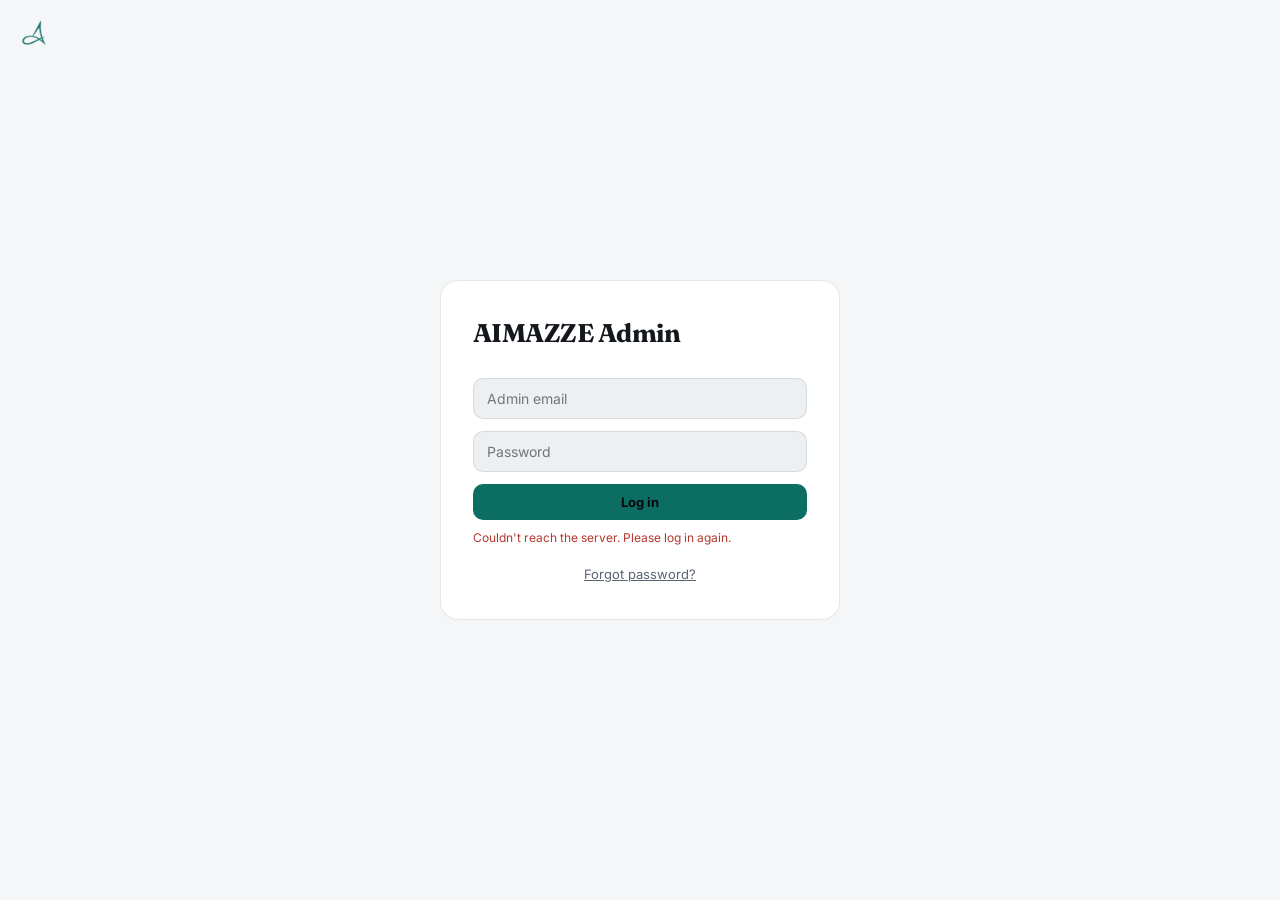
<file: admin/index.html>
<!DOCTYPE html>
<html lang="en">
<head>
<meta charset="UTF-8">
<meta name="viewport" content="width=device-width, initial-scale=1.0">
<title>AIMAZZE Admin</title>
<!-- Favicon set — generated from assets/brand/logo-mark.png by
     scripts/build-favicons.py. Regenerate if the mark changes. -->
<link rel="icon" href="/favicon.ico" sizes="any">
<link rel="icon" type="image/png" sizes="32x32" href="/favicon-32x32.png">
<link rel="icon" type="image/png" sizes="16x16" href="/favicon-16x16.png">
<link rel="apple-touch-icon" sizes="180x180" href="/apple-touch-icon.png">
<link rel="manifest" href="/site.webmanifest">
<meta name="robots" content="noindex">
<link rel="preconnect" href="https://fonts.googleapis.com">
<link href="https://fonts.googleapis.com/css2?family=Fraunces:opsz,wght@9..144,600;9..144,700&family=Inter:wght@400;500;600&family=DM+Mono:wght@400;500&display=swap" rel="stylesheet">
<link rel="stylesheet" href="/chambers.css">
<style>
:root{
  --bg:#F4F6F8;--surface:#FFFFFF;--surface2:#EDF0F3;
  --border:rgba(20,23,28,0.1);
  --cyan:#0C6E62;--cyan2:#E4F0EE;--cyan3:rgba(12,110,98,0.06);
  --white:#14171C;--muted:#5B6472;--muted2:#8A93A1;
  --amber:#B0721A;--amber2:#F6EEDF;
  --red:#B4382F;--red2:#F7E7E5;
  --font-display:'Fraunces',Georgia,serif;
  --font-body:'Inter',sans-serif;
  --font-mono:'DM Mono',monospace;
  --radius:12px;--radius-lg:18px;
}
*{box-sizing:border-box;margin:0;padding:0}
body{
  font-family:var(--font-body);
  background:var(--bg);
  color:var(--white);
  min-height:100vh;
  line-height:1.6;
}
.wrap{max-width:960px;margin:0 auto;padding:32px 24px}
.card{
  background:var(--surface);
  border:1px solid var(--border);
  border-radius:var(--radius-lg);
  padding:1.75rem;
  margin-bottom:1.5rem;
}
h1{font-family:var(--font-display);font-size:1.6rem;font-weight:700;letter-spacing:-0.02em;margin-bottom:1.5rem}
h2{font-family:var(--font-display);font-size:1.1rem;font-weight:700;margin-bottom:1rem}
.login-wrap{display:flex;align-items:center;justify-content:center;min-height:100vh;padding:24px}
.login-card{width:100%;max-width:400px;background:var(--surface);border:1px solid var(--border);border-radius:var(--radius-lg);padding:2rem}
input{
  width:100%;
  background:var(--surface2);
  border:1px solid var(--border);
  border-radius:10px;
  padding:11px 13px;
  font-family:var(--font-body);
  font-size:14px;
  color:var(--white);
  margin-bottom:0.75rem;
  outline:none;
}
input:focus{border-color:var(--cyan)}
.btn{
  background:var(--cyan);
  color:#07080d;
  font-weight:700;
  font-size:13px;
  padding:10px 18px;
  border-radius:10px;
  border:none;
  cursor:pointer;
  font-family:var(--font-body);
  transition:opacity .15s;
}
.btn:hover{opacity:0.9}
.btn:disabled{opacity:0.5;cursor:not-allowed}
.btn.secondary{background:var(--surface2);color:var(--white)}
.status{font-size:12px;margin-top:0.5rem;min-height:16px}
.status.error{color:var(--red)}
.status.info{color:var(--muted)}
.status.ok{color:var(--cyan)}
.tabs{display:flex;gap:8px;margin-bottom:1.5rem;flex-wrap:wrap}
.tab-btn{padding:8px 16px;border-radius:8px;border:1px solid var(--border);background:var(--surface);cursor:pointer;font-size:13px;font-family:var(--font-body);color:var(--muted)}
.tab-btn.active{background:var(--cyan2);color:var(--cyan);border-color:var(--cyan)}
.panel{display:none}
.panel.active{display:block}
table{width:100%;border-collapse:collapse;font-size:13px}
th,td{text-align:left;padding:8px 10px;border-bottom:1px solid var(--border)}
th{color:var(--muted2);font-weight:600;font-size:11px;text-transform:uppercase;letter-spacing:0.05em}
.row{display:flex;gap:8px;margin-bottom:1rem;flex-wrap:wrap}
.row input{flex:1;min-width:180px;margin-bottom:0}
.badge{display:inline-block;padding:2px 8px;border-radius:6px;font-size:11px;font-weight:600}
.badge.open{background:var(--amber2);color:var(--amber)}
.badge.pending{background:var(--surface2);color:var(--muted)}
.badge.resolved{background:var(--cyan2);color:var(--cyan)}
.badge.escalated{background:var(--red2);color:var(--red)}
select{background:var(--surface2);border:1px solid var(--border);border-radius:8px;padding:6px 8px;font-family:var(--font-body);font-size:12px;color:var(--white);outline:none}
select:focus{border-color:var(--cyan)}
textarea{width:100%;background:var(--surface2);border:1px solid var(--border);border-radius:10px;padding:11px 13px;margin-top:6px;font-family:var(--font-body);font-size:13px;line-height:1.5;color:var(--white);outline:none;resize:vertical}
textarea:focus{border-color:var(--cyan)}
tr.ticket-note-row td{background:var(--cyan3)}
[hidden]{display:none !important}
.topbar{display:flex;justify-content:space-between;align-items:center;margin-bottom:1.5rem}
.muted{color:var(--muted);font-size:12px}
</style>
<script defer src="/brand-loader.js"></script>
</head>
<body>
<!-- Branded loading transition: logo mark + wordmark, centred.
     Styles: chambers.css (BRAND SYSTEM block). Behaviour: /brand-loader.js
     Must stay the FIRST child of <body> so it paints on the first frame. -->
<div class="brand-loader brand-loader--armed" role="status" aria-live="polite" aria-label="Loading AIMAZZE">
  <div class="brand-loader__mark" aria-hidden="true"></div>
  <div class="brand-loader__wordmark" aria-hidden="true"></div>
  <div class="brand-loader__bar" aria-hidden="true"></div>
  <p class="brand-loader__note">Still loading&hellip;</p>
</div>
<noscript><style>.brand-loader{display:none}</style></noscript>

<!-- Persistent top-left brand mark (this page has no nav bar). -->
<a class="brand-corner" href="/" aria-label="AIMAZZE home"><span class="brand-mark"></span></a>


<div class="login-wrap" id="loginWrap" style="display:none">
  <div class="login-card">
    <h1>AIMAZZE Admin</h1>
    <input type="email" id="loginEmail" placeholder="Admin email" autocomplete="username">
    <input type="password" id="loginPassword" placeholder="Password" autocomplete="current-password">
    <button class="btn" id="loginBtn" style="width:100%">Log in</button>
    <div class="status" id="loginStatus"></div>
    <p style="margin-top:14px;text-align:center">
      <a href="#" id="forgotLink" class="muted" style="font-size:13px">Forgot password?</a>
    </p>
  </div>
</div>

<!-- 24 Aug 2026: second-factor prompt. Until this existed, a login that came
     back mfaRequired:true had nowhere to go — the page rendered a failed
     login and the console became unreachable through the browser the moment
     TOTP was enrolled. Both factors post to the SAME endpoint
     (/admin/mfa/login-verify takes `code` OR `recoveryCode`), so this is one
     card with a mode toggle rather than two flows. -->
<div class="login-wrap" id="mfaWrap" style="display:none">
  <div class="login-card">
    <h1>Two-factor</h1>
    <p class="muted" style="font-size:13px;line-height:1.5" id="mfaHint">
      Enter the 6-digit code from your authenticator app.
    </p>
    <input type="text" id="mfaCode" placeholder="123456" autocomplete="one-time-code"
           inputmode="numeric" maxlength="6">
    <button class="btn" id="mfaSubmitBtn" style="width:100%">Verify</button>
    <div class="status" id="mfaStatus"></div>
    <p style="margin-top:14px;text-align:center">
      <a href="#" id="mfaToggleLink" class="muted" style="font-size:13px">Use a recovery code instead</a>
    </p>
    <p style="margin-top:8px;text-align:center">
      <a href="#" id="mfaBackLink" class="muted" style="font-size:13px">Back to log in</a>
    </p>
  </div>
</div>

<!-- 24 Aug 2026: account recovery. Both cards below are part of the safety
     net built before the super-admin password rotation — a reset flow that
     is curl-only is not a usable recovery path at the moment you are
     actually locked out of the console. -->
<div class="login-wrap" id="resetRequestWrap" style="display:none">
  <div class="login-card">
    <h1>Reset password</h1>
    <p class="muted" style="font-size:13px;line-height:1.5">
      Enter your admin email. If it matches an account, we'll send a reset link that
      expires in 60 minutes.
    </p>
    <input type="email" id="resetRequestEmail" placeholder="Admin email" autocomplete="username">
    <button class="btn" id="resetRequestBtn" style="width:100%">Send reset link</button>
    <div class="status" id="resetRequestStatus"></div>
    <p style="margin-top:14px;text-align:center">
      <a href="#" id="backToLoginLink" class="muted" style="font-size:13px">Back to log in</a>
    </p>
  </div>
</div>

<div class="login-wrap" id="resetConfirmWrap" style="display:none">
  <div class="login-card">
    <h1>Choose a new password</h1>
    <p class="muted" style="font-size:13px;line-height:1.5">
      Minimum 12 characters. Completing this signs out every existing admin session,
      including any still open elsewhere.
    </p>
    <input type="password" id="resetNewPassword" placeholder="New password" autocomplete="new-password">
    <input type="password" id="resetNewPassword2" placeholder="Confirm new password" autocomplete="new-password">
    <button class="btn" id="resetConfirmBtn" style="width:100%">Set new password</button>
    <div class="status" id="resetConfirmStatus"></div>
    <p style="margin-top:14px;text-align:center">
      <a href="#" id="backToLoginLink2" class="muted" style="font-size:13px">Back to log in</a>
    </p>
  </div>
</div>

<div class="wrap" id="dashboardWrap" style="display:none">
  <div class="topbar">
    <h1 style="margin-bottom:0">AIMAZZE Admin — Tier 1</h1>
    <button class="btn secondary" id="logoutBtn">Log out</button>
  </div>

  <div class="tabs">
    <button class="tab-btn active" data-panel="tickets">Tickets</button>
    <button class="tab-btn" data-panel="license">License lookup</button>
    <button class="tab-btn" data-panel="analytics">Revenue &amp; geo</button>
    <button class="tab-btn" data-panel="security">Security</button>
  </div>

  <div class="panel active" id="panel-tickets">
    <div class="card">
      <h2>Support tickets</h2>
      <p class="muted" style="margin-bottom:1rem">support@aimazze.com only — hello@aimazze.com stays a plain inbox by design.</p>
      <p class="muted" style="margin-bottom:1rem">Resolving a ticket emails the resolution note to the customer, so the note is required — write it as the reply they will read.</p>
      <div id="ticketsTable"><p class="muted">Loading…</p></div>
    </div>
  </div>

  <div class="panel" id="panel-license">
    <div class="card">
      <h2>License lookup &amp; resend</h2>
      <p class="muted" style="margin-bottom:1rem">"License not received" runbook: look up by email, resend the existing key. Regenerating a brand-new key isn't supported from here yet — see the note below if resend isn't possible.</p>
      <div class="row">
        <input type="email" id="licenseEmail" placeholder="Customer email">
        <button class="btn" id="licenseLookupBtn">Look up</button>
      </div>
      <div id="licenseResults"></div>
      <div class="status" id="licenseStatus"></div>
    </div>
  </div>

  <div class="panel" id="panel-analytics">
    <div class="card">
      <h2>Revenue by plan</h2>
      <div id="revenueTable"><p class="muted">Loading…</p></div>
    </div>
    <div class="card">
      <h2>Geo distribution</h2>
      <div id="geoTable"><p class="muted">Loading…</p></div>
    </div>
  </div>

  <!-- 25 Aug 2026: MFA enrollment. Three mutually exclusive states, never
       two at once — see renderMfaState(). The important one is 'pending':
       /admin/mfa/enroll writes pending_totp_secret and nothing else, so a
       secret can exist while MFA is still completely off. That state must
       read as "not finished", never as "protected", or an admin walks away
       believing they're covered when a login would not challenge them. -->
  <div class="panel" id="panel-security">
    <div class="card">
      <h2>Two-factor authentication</h2>

      <div id="mfaStateIdle" style="display:none">
        <p class="muted" style="margin-bottom:1rem">
          Two-factor is <strong>not enabled</strong> on this account. Once enabled, logging in
          will also ask for a 6-digit code from your authenticator app.
        </p>
        <button class="btn" id="mfaEnrollStartBtn">Set up two-factor</button>
        <div class="status" id="mfaEnrollStatus"></div>
      </div>

      <div id="mfaStatePending" style="display:none">
        <p class="muted" style="margin-bottom:1rem">
          <strong>Not finished yet.</strong> Two-factor is still off until you enter a code below.
        </p>
        <p style="font-size:13px;margin-bottom:6px">1. Add this secret to your authenticator app:</p>
        <code id="mfaSecret" style="display:block;background:var(--surface2);padding:10px 12px;border-radius:8px;font-family:var(--font-mono);font-size:14px;letter-spacing:0.08em;word-break:break-all;margin-bottom:12px"></code>
        <p style="font-size:13px;margin-bottom:6px">
          Or paste this <code style="font-size:12px">otpauth://</code> URI into an app that accepts one:
        </p>
        <code id="mfaOtpauth" style="display:block;background:var(--surface2);padding:10px 12px;border-radius:8px;font-family:var(--font-mono);font-size:11px;word-break:break-all;margin-bottom:16px"></code>
        <p style="font-size:13px;margin-bottom:6px">2. Enter the 6-digit code it shows:</p>
        <div class="row">
          <input type="text" id="mfaEnrollCode" placeholder="123456" inputmode="numeric" maxlength="6" autocomplete="one-time-code">
          <button class="btn" id="mfaEnrollConfirmBtn">Confirm &amp; enable</button>
        </div>
        <div class="status" id="mfaEnrollConfirmStatus"></div>
        <p style="margin-top:12px">
          <a href="#" id="mfaEnrollCancelLink" class="muted" style="font-size:13px">Cancel</a>
        </p>
      </div>

      <div id="mfaStateEnabled" style="display:none">
        <p class="muted" style="margin-bottom:1rem">
          Two-factor is <strong>enabled</strong> on this account.
        </p>
        <button class="btn secondary" id="mfaReEnrollBtn">Re-enroll (new secret &amp; new recovery codes)</button>
        <p class="muted" style="margin-top:10px;font-size:12px">
          Re-enrolling replaces your authenticator secret and issues a fresh set of recovery
          codes. Every code from the previous set stops working.
        </p>
      </div>

      <!-- Shown exactly once, immediately after a successful confirm. The
           server stores only PBKDF2 hashes, so nothing can reproduce these
           afterwards. Deliberately no auto-copy and nothing written to
           localStorage/sessionStorage — a recovery code that outlives this
           render in browser storage defeats the point of hashing it. -->
      <div id="mfaRecoveryPanel" style="display:none;margin-top:1.5rem;border:1px solid var(--amber);background:var(--amber2);border-radius:var(--radius);padding:1.25rem">
        <h2 style="margin-bottom:0.5rem;color:var(--amber)">Save these now — they will not be shown again</h2>
        <p style="font-size:13px;line-height:1.5;margin-bottom:1rem">
          Each code works once. They are the only way back into this console if you lose your
          authenticator. Write them down or put them in a password manager before you leave this
          page — closing or reloading it loses them permanently.
        </p>
        <div id="mfaRecoveryCodes" style="display:grid;grid-template-columns:repeat(auto-fill,minmax(120px,1fr));gap:8px;font-family:var(--font-mono);font-size:15px;letter-spacing:0.1em"></div>
        <button class="btn" id="mfaRecoveryDoneBtn" style="margin-top:1.25rem">I've saved them</button>
      </div>
    </div>
  </div>
</div>

<script>
(function(){
  // Tier 1 admin/growth module (12 Aug 2026). Originally called
  // aimazze-worker directly cross-origin with credentials — the
  // admin_session cookie (SameSite=None; Secure, correctly set) still got
  // dropped by default third-party-cookie blocking (Safari ITP, Chrome's
  // phase-out, Firefox strict mode) since *.workers.dev is a different SITE
  // from aimazze.com. Fixed 15 Aug 2026: aimazze.com/api/* Worker Route
  // (see aimazze-worker/wrangler.jsonc) makes this a same-origin, first-
  // party request instead — no more cross-site cookie problem.
  var WORKER_URL = "https://aimazze.com/api";

  var loginWrap = document.getElementById('loginWrap');
  var dashboardWrap = document.getElementById('dashboardWrap');
  var loginEmail = document.getElementById('loginEmail');
  var loginPassword = document.getElementById('loginPassword');
  var loginBtn = document.getElementById('loginBtn');
  var loginStatus = document.getElementById('loginStatus');
  var logoutBtn = document.getElementById('logoutBtn');
  var resetRequestWrap = document.getElementById('resetRequestWrap');
  var resetConfirmWrap = document.getElementById('resetConfirmWrap');
  var resetRequestEmail = document.getElementById('resetRequestEmail');
  var resetRequestBtn = document.getElementById('resetRequestBtn');
  var resetRequestStatus = document.getElementById('resetRequestStatus');
  var resetNewPassword = document.getElementById('resetNewPassword');
  var resetNewPassword2 = document.getElementById('resetNewPassword2');
  var resetConfirmBtn = document.getElementById('resetConfirmBtn');
  var resetConfirmStatus = document.getElementById('resetConfirmStatus');
  var mfaWrap = document.getElementById('mfaWrap');
  var mfaCode = document.getElementById('mfaCode');
  var mfaHint = document.getElementById('mfaHint');
  var mfaSubmitBtn = document.getElementById('mfaSubmitBtn');
  var mfaStatus = document.getElementById('mfaStatus');
  var mfaToggleLink = document.getElementById('mfaToggleLink');
  var mfaStateIdle = document.getElementById('mfaStateIdle');
  var mfaStatePending = document.getElementById('mfaStatePending');
  var mfaStateEnabled = document.getElementById('mfaStateEnabled');
  var mfaEnrollStartBtn = document.getElementById('mfaEnrollStartBtn');
  var mfaEnrollStatus = document.getElementById('mfaEnrollStatus');
  var mfaSecret = document.getElementById('mfaSecret');
  var mfaOtpauth = document.getElementById('mfaOtpauth');
  var mfaEnrollCode = document.getElementById('mfaEnrollCode');
  var mfaEnrollConfirmBtn = document.getElementById('mfaEnrollConfirmBtn');
  var mfaEnrollConfirmStatus = document.getElementById('mfaEnrollConfirmStatus');
  var mfaReEnrollBtn = document.getElementById('mfaReEnrollBtn');
  var mfaRecoveryPanel = document.getElementById('mfaRecoveryPanel');
  var mfaRecoveryCodes = document.getElementById('mfaRecoveryCodes');
  var mfaRecoveryDoneBtn = document.getElementById('mfaRecoveryDoneBtn');

  function setStatus(el, text, kind){
    el.textContent = text;
    el.className = 'status' + (kind ? ' ' + kind : '');
  }

  function api(path, opts){
    opts = opts || {};
    opts.credentials = 'include';
    opts.headers = Object.assign({ 'Content-Type': 'application/json' }, opts.headers || {});
    return fetch(WORKER_URL + path, opts).then(function(res){
      return res.json().catch(function(){ return {}; }).then(function(data){
        return { ok: res.ok, status: res.status, data: data };
      });
    });
  }

  // `me` is the /admin/me payload when the caller already has one, so the
  // session check doesn't fetch it twice just to learn the MFA state.
  function showDashboard(me){
    loginWrap.style.display = 'none';
    mfaWrap.style.display = 'none';
    dashboardWrap.style.display = 'block';
    if (me && typeof me.mfaEnabled === 'boolean') {
      renderMfaState(me.mfaEnabled ? 'enabled' : 'idle');
    } else {
      refreshMfaState();
    }
    loadTickets();
    loadAnalytics();
  }

  function showLogin(){
    loginWrap.style.display = 'flex';
    dashboardWrap.style.display = 'none';
    resetRequestWrap.style.display = 'none';
    resetConfirmWrap.style.display = 'none';
    mfaWrap.style.display = 'none';
  }

  function showMfa(){
    loginWrap.style.display = 'none';
    dashboardWrap.style.display = 'none';
    resetRequestWrap.style.display = 'none';
    resetConfirmWrap.style.display = 'none';
    mfaWrap.style.display = 'flex';
    mfaCode.focus();
  }

  function showResetRequest(){
    loginWrap.style.display = 'none';
    dashboardWrap.style.display = 'none';
    mfaWrap.style.display = 'none';
    resetConfirmWrap.style.display = 'none';
    resetRequestWrap.style.display = 'flex';
  }

  function showResetConfirm(){
    loginWrap.style.display = 'none';
    dashboardWrap.style.display = 'none';
    mfaWrap.style.display = 'none';
    resetRequestWrap.style.display = 'none';
    resetConfirmWrap.style.display = 'flex';
  }

  // 15 Aug 2026: session-check on page load. Without this the page always
  // rendered the login form and only ever reached the dashboard via the
  // login button's success handler — so a reload forced a re-login even
  // when the session cookie was perfectly valid (confirmed via CDP: cookie
  // present after reload, dashboard still hidden). Falls through to the
  // login form ONLY on a real 401; a network/server error keeps the
  // "checking" state rather than falsely claiming the session is gone.
  function checkExistingSession(){
    api('/admin/me')
      .then(function(result){
        if (result.ok && result.data && result.data.success) {
          showDashboard(result.data);
        } else if (result.status === 401) {
          showLogin();
        } else {
          showLogin();
          setStatus(loginStatus, "Couldn't verify your session — please log in again.", 'error');
        }
      })
      .catch(function(){
        showLogin();
        setStatus(loginStatus, "Couldn't reach the server. Please log in again.", 'error');
      });
  }

  loginBtn.addEventListener('click', function(){
    var email = loginEmail.value.trim();
    var password = loginPassword.value;
    if (!email || !password) { setStatus(loginStatus, 'Enter email and password.', 'error'); return; }
    loginBtn.disabled = true;
    setStatus(loginStatus, 'Logging in…', 'info');
    api('/admin/login', { method: 'POST', body: JSON.stringify({ email: email, password: password }) })
      .then(function(result){
        loginBtn.disabled = false;
        if (result.ok && result.data.success) {
          // A pending-MFA session is NOT a session yet — the cookie is set
          // but mfa_verified=0, and requireAdminRole rejects it until
          // /admin/mfa/login-verify flips it. Going to the dashboard here
          // would render a shell whose every panel 401s.
          if (result.data.mfaRequired) {
            loginPassword.value = '';
            resetMfaCard();
            showMfa();
            return;
          }
          showDashboard();
        } else {
          setStatus(loginStatus, (result.data && result.data.error) || 'Login failed.', 'error');
        }
      })
      .catch(function(){
        loginBtn.disabled = false;
        setStatus(loginStatus, "Couldn't reach the server.", 'error');
      });
  });

  // ── Second factor (24 Aug 2026) ─────────────────────────────────
  //
  // One card, two factors, one endpoint. /admin/mfa/login-verify takes
  // `code` (TOTP) or `recoveryCode` and returns the SAME 401 "Invalid code"
  // for either being wrong — so the no-leak property is the backend's, and
  // the job here is simply not to undo it by rendering a factor-specific
  // message. Every wrong answer below produces identical copy.
  var mfaMode = 'totp'; // 'totp' | 'recovery'

  function resetMfaCard(){
    mfaMode = 'totp';
    mfaCode.value = '';
    applyMfaMode();
    setStatus(mfaStatus, '', '');
  }

  function applyMfaMode(){
    if (mfaMode === 'totp') {
      mfaHint.textContent = 'Enter the 6-digit code from your authenticator app.';
      mfaCode.placeholder = '123456';
      mfaCode.setAttribute('inputmode', 'numeric');
      mfaCode.setAttribute('maxlength', '6');
      mfaCode.setAttribute('autocomplete', 'one-time-code');
      mfaToggleLink.textContent = 'Use a recovery code instead';
    } else {
      mfaHint.textContent = 'Enter one of the 8-character recovery codes you saved when you set up two-factor. Each code works once.';
      mfaCode.placeholder = 'ABCD2345';
      mfaCode.setAttribute('inputmode', 'text');
      // Room for a code typed with a separating space.
      mfaCode.setAttribute('maxlength', '12');
      mfaCode.setAttribute('autocomplete', 'off');
      mfaToggleLink.textContent = 'Use an authenticator code instead';
    }
  }

  mfaToggleLink.addEventListener('click', function(e){
    e.preventDefault();
    mfaMode = (mfaMode === 'totp') ? 'recovery' : 'totp';
    mfaCode.value = '';
    applyMfaMode();
    setStatus(mfaStatus, '', '');
    mfaCode.focus();
  });

  document.getElementById('mfaBackLink').addEventListener('click', function(e){
    e.preventDefault();
    // The pending-MFA cookie is left to expire on its own (5 min). Clearing
    // it would need a logout call that this half-authenticated session
    // isn't entitled to make.
    resetMfaCard();
    showLogin();
  });

  function submitMfa(){
    var value = mfaCode.value.trim();
    if (!value) {
      setStatus(mfaStatus, mfaMode === 'totp' ? 'Enter your 6-digit code.' : 'Enter a recovery code.', 'error');
      return;
    }

    var payload = (mfaMode === 'totp') ? { code: value } : { recoveryCode: value };
    mfaSubmitBtn.disabled = true;
    setStatus(mfaStatus, 'Verifying…', 'info');

    api('/admin/mfa/login-verify', { method: 'POST', body: JSON.stringify(payload) })
      .then(function(result){
        mfaSubmitBtn.disabled = false;

        if (result.ok && result.data && result.data.success) {
          if (result.data.usedRecoveryCode) {
            var left = result.data.remainingRecoveryCodes;
            // Codes are only ever shown at enrollment, so this count is the
            // only warning before the last one is spent.
            if (left <= 2) {
              window.alert(
                'Recovery code accepted. You have ' + left + ' left.\n\n' +
                'Re-enroll two-factor to generate a fresh set — once these run out ' +
                'and your authenticator is gone, the console can only be recovered ' +
                'by a password reset.'
              );
            }
          }
          resetMfaCard();
          showDashboard();
          return;
        }

        // The pending session is a distinct state from a wrong code, and
        // saying so leaks nothing about which factor was entered — it's
        // about the 5-minute window having closed, not the credential.
        var err = (result.data && result.data.error) || '';
        if (result.status === 401 && (err === 'No pending MFA session' || err === 'No pending session')) {
          resetMfaCard();
          showLogin();
          setStatus(loginStatus, 'That took too long — please log in again.', 'error');
          return;
        }
        if (result.status === 429) {
          setStatus(mfaStatus, err || 'Too many attempts. Try again later.', 'error');
          return;
        }
        // Deliberately uniform: never "wrong TOTP" vs "wrong recovery code".
        mfaCode.value = '';
        mfaCode.focus();
        setStatus(mfaStatus, "That code wasn't accepted. Check it and try again.", 'error');
      })
      .catch(function(){
        mfaSubmitBtn.disabled = false;
        setStatus(mfaStatus, "Couldn't reach the server.", 'error');
      });
  }

  mfaSubmitBtn.addEventListener('click', submitMfa);
  mfaCode.addEventListener('keydown', function(e){
    if (e.key === 'Enter') { e.preventDefault(); submitMfa(); }
  });

  // ── MFA enrollment (25 Aug 2026) ────────────────────────────────
  //
  // Three states, exactly one visible at a time:
  //   idle     — no totp_secret, no enrollment started
  //   pending  — /admin/mfa/enroll has written pending_totp_secret, but MFA
  //              is STILL OFF until a code is confirmed
  //   enabled  — totp_secret set; logins are challenged
  //
  // 'pending' is the state worth being careful about. The secret exists and
  // the authenticator app is already generating codes, which looks finished
  // — but requireAdminRole is not challenging anything yet. It is labelled
  // "Not finished yet" and never borrows the enabled copy.
  //
  // No QR code: rendering one needs either a CDN script (blocked by this
  // site's static, dependency-free setup and the same reasoning the worker
  // used when it skipped QR generation) or a vendored encoder. Manual secret
  // entry and the otpauth:// URI cover every authenticator app.
  var mfaUiState = 'idle';

  function renderMfaState(state){
    mfaUiState = state;
    mfaStateIdle.style.display = (state === 'idle') ? 'block' : 'none';
    mfaStatePending.style.display = (state === 'pending') ? 'block' : 'none';
    mfaStateEnabled.style.display = (state === 'enabled') ? 'block' : 'none';
  }

  // Wipes every trace of an enrollment from the DOM. Called on cancel, on
  // success (after the codes are dismissed), and on logout — the secret is
  // a live credential for as long as it's rendered.
  function clearMfaEnrollmentUi(){
    mfaSecret.textContent = '';
    mfaOtpauth.textContent = '';
    mfaEnrollCode.value = '';
    mfaRecoveryCodes.innerHTML = '';
    mfaRecoveryPanel.style.display = 'none';
    setStatus(mfaEnrollStatus, '', '');
    setStatus(mfaEnrollConfirmStatus, '', '');
  }

  function startMfaEnrollment(btn, statusEl){
    btn.disabled = true;
    setStatus(statusEl, 'Generating a new secret…', 'info');
    api('/admin/mfa/enroll', { method: 'POST' })
      .then(function(result){
        btn.disabled = false;
        if (result.ok && result.data && result.data.secret) {
          mfaSecret.textContent = result.data.secret;
          mfaOtpauth.textContent = result.data.otpauthUri;
          mfaEnrollCode.value = '';
          setStatus(statusEl, '', '');
          setStatus(mfaEnrollConfirmStatus, '', '');
          mfaRecoveryPanel.style.display = 'none';
          renderMfaState('pending');
          mfaEnrollCode.focus();
        } else if (result.status === 401) {
          showLogin();
          setStatus(loginStatus, 'Your session expired — please log in again.', 'error');
        } else {
          setStatus(statusEl, (result.data && result.data.error) || "Couldn't start setup.", 'error');
        }
      })
      .catch(function(){
        btn.disabled = false;
        setStatus(statusEl, "Couldn't reach the server.", 'error');
      });
  }

  mfaEnrollStartBtn.addEventListener('click', function(){
    startMfaEnrollment(mfaEnrollStartBtn, mfaEnrollStatus);
  });

  mfaReEnrollBtn.addEventListener('click', function(){
    if (!window.confirm(
      'Re-enrolling replaces your authenticator secret and issues a new set of recovery codes.\n\n' +
      'Every existing recovery code stops working. Continue?'
    )) return;
    startMfaEnrollment(mfaReEnrollBtn, mfaEnrollStatus);
  });

  document.getElementById('mfaEnrollCancelLink').addEventListener('click', function(e){
    e.preventDefault();
    // Only the client-side view is dropped. pending_totp_secret stays in the
    // row until the next enroll overwrites it or a confirm consumes it —
    // harmless, since it grants nothing on its own.
    clearMfaEnrollmentUi();
    refreshMfaState();
  });

  function confirmMfaEnrollment(){
    var code = mfaEnrollCode.value.trim();
    if (!code) { setStatus(mfaEnrollConfirmStatus, 'Enter the 6-digit code.', 'error'); return; }

    mfaEnrollConfirmBtn.disabled = true;
    setStatus(mfaEnrollConfirmStatus, 'Verifying…', 'info');
    api('/admin/mfa/enroll/confirm', { method: 'POST', body: JSON.stringify({ code: code }) })
      .then(function(result){
        mfaEnrollConfirmBtn.disabled = false;

        if (result.ok && result.data && result.data.success) {
          var codes = result.data.recoveryCodes || [];
          mfaRecoveryCodes.innerHTML = '';
          codes.forEach(function(c){
            var el = document.createElement('div');
            // textContent, not innerHTML — these never go through the HTML
            // parser.
            el.textContent = c;
            mfaRecoveryCodes.appendChild(el);
          });
          mfaEnrollCode.value = '';
          setStatus(mfaEnrollConfirmStatus, '', '');
          renderMfaState('enabled');
          mfaRecoveryPanel.style.display = 'block';
          mfaRecoveryPanel.scrollIntoView({ behavior: 'smooth', block: 'nearest' });
          return;
        }

        if (result.status === 401 && result.data && result.data.error === 'Unauthorized') {
          showLogin();
          setStatus(loginStatus, 'Your session expired — please log in again.', 'error');
          return;
        }

        // Wrong code and "no enrollment in progress" are the two real
        // outcomes here. Neither reveals anything about the secret, and the
        // field is cleared either way so a stale code isn't resubmitted.
        mfaEnrollCode.value = '';
        mfaEnrollCode.focus();
        if (result.status === 400) {
          // The pending secret is gone (another enroll superseded it, or the
          // row was cleared) — restart rather than leave a dead form up.
          clearMfaEnrollmentUi();
          refreshMfaState();
          setStatus(mfaEnrollStatus, 'That setup expired. Start again.', 'error');
          return;
        }
        setStatus(mfaEnrollConfirmStatus, "That code wasn't accepted. Check it and try again.", 'error');
      })
      .catch(function(){
        mfaEnrollConfirmBtn.disabled = false;
        setStatus(mfaEnrollConfirmStatus, "Couldn't reach the server.", 'error');
      });
  }

  mfaEnrollConfirmBtn.addEventListener('click', confirmMfaEnrollment);
  mfaEnrollCode.addEventListener('keydown', function(e){
    if (e.key === 'Enter') { e.preventDefault(); confirmMfaEnrollment(); }
  });

  mfaRecoveryDoneBtn.addEventListener('click', function(){
    // Codes leave the DOM here and exist nowhere else client-side. Clearing
    // the whole enrollment view, not just the codes: a successful confirm
    // leaves the TOTP secret sitting in #mfaSecret inside the now-hidden
    // 'pending' block, where it would survive until logout or reload. It is
    // the live authenticator seed, so it goes at the same moment the codes do.
    clearMfaEnrollmentUi();
  });

  // Authoritative read of enrolled-vs-not. Never infers from a prior action:
  // a reload lands back here, and /admin/me reports totp_secret only, so a
  // half-finished enrollment resolves to 'idle' rather than 'enabled'.
  function refreshMfaState(){
    api('/admin/me').then(function(result){
      if (result.ok && result.data && result.data.success) {
        renderMfaState(result.data.mfaEnabled ? 'enabled' : 'idle');
      }
    });
  }

  // ── Account recovery (24 Aug 2026) ──────────────────────────────
  //
  // The reset token arrives as a ?resetToken= query parameter and is
  // stripped from the URL as soon as it's read (history.replaceState): a
  // live single-use credential should not survive in the address bar, the
  // browser history, or a Referer header on the next navigation.
  var pendingResetToken = null;

  document.getElementById('forgotLink').addEventListener('click', function(e){
    e.preventDefault();
    resetRequestEmail.value = loginEmail.value.trim();
    setStatus(resetRequestStatus, '', '');
    showResetRequest();
  });

  document.getElementById('backToLoginLink').addEventListener('click', function(e){
    e.preventDefault();
    showLogin();
  });

  document.getElementById('backToLoginLink2').addEventListener('click', function(e){
    e.preventDefault();
    pendingResetToken = null;
    showLogin();
  });

  resetRequestBtn.addEventListener('click', function(){
    var email = resetRequestEmail.value.trim();
    if (!email) { setStatus(resetRequestStatus, 'Enter your admin email.', 'error'); return; }
    resetRequestBtn.disabled = true;
    setStatus(resetRequestStatus, 'Sending…', 'info');
    api('/admin/password-reset/request', { method: 'POST', body: JSON.stringify({ email: email }) })
      .then(function(result){
        resetRequestBtn.disabled = false;
        if (result.ok && result.data && result.data.success) {
          // Deliberately the server's own generic wording — the endpoint
          // answers identically for unknown addresses, and echoing anything
          // more specific here would undo that at the UI layer.
          setStatus(resetRequestStatus, result.data.message, 'info');
        } else if (result.status === 429) {
          setStatus(resetRequestStatus, (result.data && result.data.error) || 'Too many requests. Try again later.', 'error');
        } else {
          setStatus(resetRequestStatus, (result.data && result.data.error) || 'Could not send the reset link.', 'error');
        }
      })
      .catch(function(){
        resetRequestBtn.disabled = false;
        setStatus(resetRequestStatus, "Couldn't reach the server.", 'error');
      });
  });

  resetConfirmBtn.addEventListener('click', function(){
    var pw = resetNewPassword.value;
    var pw2 = resetNewPassword2.value;
    if (!pendingResetToken) { setStatus(resetConfirmStatus, 'This reset link is no longer active. Request a new one.', 'error'); return; }
    if (pw.length < 12) { setStatus(resetConfirmStatus, 'Password must be at least 12 characters.', 'error'); return; }
    if (pw !== pw2) { setStatus(resetConfirmStatus, 'The two passwords do not match.', 'error'); return; }

    resetConfirmBtn.disabled = true;
    setStatus(resetConfirmStatus, 'Setting new password…', 'info');
    api('/admin/password-reset/confirm', { method: 'POST', body: JSON.stringify({ token: pendingResetToken, newPassword: pw }) })
      .then(function(result){
        resetConfirmBtn.disabled = false;
        if (result.ok && result.data && result.data.success) {
          // Burned — a success must not leave the token reusable from this
          // page if the admin navigates back to it.
          pendingResetToken = null;
          resetNewPassword.value = '';
          resetNewPassword2.value = '';
          showLogin();
          setStatus(loginStatus, 'Password updated. All other sessions were signed out — log in with your new password.', 'info');
        } else {
          // The API collapses FOUR distinct causes into one 400 with one
          // message: unknown token, superseded token, already-redeemed
          // token, and expired token. That collapse is deliberate on the
          // worker side -- a caller holding a bad token must not learn
          // which kind of bad it is -- so this cannot be disambiguated
          // here and should not be "fixed" by widening the API.
          //
          // Supersession is the case that actually bites in practice:
          // requesting a reset twice DELETEs the first token outright, so
          // clicking the link in the older email fails via the
          // unknown-token branch with nothing on screen explaining why.
          // The copy below names expiry and supersession (the two a real
          // admin plausibly hits) and gives the one action that resolves
          // all four, rather than guessing which fired.
          //
          // Matched on the server's string: if the worker ever rewords it
          // this falls through to the pass-through below, i.e. back to
          // today's behaviour rather than a break. The durable fix is a
          // machine-readable code on that response -- same code for all
          // four causes, so it leaks nothing -- which needs its own
          // worker deploy.
          var serverError = (result.data && result.data.error) || '';
          if (/invalid or has expired/i.test(serverError)) {
            setStatus(resetConfirmStatus,
              'This reset link no longer works. Either it expired — links last 60 minutes — or a newer reset request replaced it, which cancels the earlier link. Request a fresh link and open the most recent email.',
              'error');
          } else {
            setStatus(resetConfirmStatus, serverError || 'Could not reset the password.', 'error');
          }
        }
      })
      .catch(function(){
        resetConfirmBtn.disabled = false;
        setStatus(resetConfirmStatus, "Couldn't reach the server.", 'error');
      });
  });

  logoutBtn.addEventListener('click', function(){
    api('/admin/logout', { method: 'POST' }).then(function(){
      dashboardWrap.style.display = 'none';
      loginWrap.style.display = 'flex';
      loginEmail.value = '';
      loginPassword.value = '';
      // A rendered secret or an unsaved recovery-code list must not survive
      // into the next person's session on this browser.
      clearMfaEnrollmentUi();
      renderMfaState('idle');
    });
  });

  // Tabs
  Array.prototype.forEach.call(document.querySelectorAll('.tab-btn'), function(btn){
    btn.addEventListener('click', function(){
      Array.prototype.forEach.call(document.querySelectorAll('.tab-btn'), function(b){ b.classList.remove('active'); });
      Array.prototype.forEach.call(document.querySelectorAll('.panel'), function(p){ p.classList.remove('active'); });
      btn.classList.add('active');
      document.getElementById('panel-' + btn.dataset.panel).classList.add('active');
    });
  });

  function escapeHtml(str){
    return String(str == null ? '' : str).replace(/[&<>"']/g, function(c){
      return { '&': '&amp;', '<': '&lt;', '>': '&gt;', '"': '&quot;', "'": '&#39;' }[c];
    });
  }

  // 31 Aug 2026: the ticket table was read-only — an admin could see a
  // ticket but had no way to act on it, so every status change happened by
  // hand in D1. Rows are editable in place now: status, severity, and — for
  // 'resolved' only — the resolution note the worker emails to the customer.
  //
  // Kept as an inline second row per ticket rather than a modal: the note is
  // only ever relevant to one ticket at a time, and the surrounding console is
  // plain string-built tables with no modal machinery to reuse.
  var TICKET_STATUSES = ['open', 'pending', 'resolved', 'escalated'];
  var TICKET_SEVERITIES = ['low', 'normal', 'high', 'urgent'];

  function optionsHtml(values, selected){
    return values.map(function(v){
      return '<option value="' + v + '"' + (v === selected ? ' selected' : '') + '>' + v + '</option>';
    }).join('');
  }

  function loadTickets(){
    var el = document.getElementById('ticketsTable');
    api('/admin/tickets').then(function(result){
      if (!result.ok) { el.innerHTML = '<p class="muted">Session expired — log in again.</p>'; return; }
      var tickets = result.data.tickets || [];
      if (!tickets.length) { el.innerHTML = '<p class="muted">No tickets yet.</p>'; return; }
      var rows = tickets.map(function(t){
        var id = escapeHtml(t.id);
        return '<tr data-ticket-row="' + id + '">' +
            '<td>' + escapeHtml(t.ticket_number) + '</td>' +
            '<td>' + escapeHtml(t.from_email) + '</td>' +
            '<td>' + escapeHtml(t.subject) + '</td>' +
            '<td><span class="badge ' + escapeHtml(t.status) + '">' + escapeHtml(t.status) + '</span></td>' +
            '<td><select class="ticket-status" data-id="' + id + '">' + optionsHtml(TICKET_STATUSES, t.status) + '</select></td>' +
            '<td><select class="ticket-severity" data-id="' + id + '">' + optionsHtml(TICKET_SEVERITIES, t.severity) + '</select></td>' +
            '<td>' + new Date(t.created_at).toLocaleString() + '</td>' +
            '<td><button class="btn secondary ticket-save" data-id="' + id + '">Save</button></td>' +
          '</tr>' +
          '<tr class="ticket-note-row" data-note-row="' + id + '"' + (t.status === 'resolved' ? '' : ' hidden') + '>' +
            '<td colspan="8">' +
              '<label class="muted" for="ticketNote-' + id + '">Resolution note — emailed to the customer. Required to resolve.</label>' +
              '<textarea id="ticketNote-' + id + '" class="ticket-note" data-id="' + id + '" rows="3" ' +
                'placeholder="What was done, in the words the customer should read."></textarea>' +
              '<div class="status" data-status-for="' + id + '"></div>' +
            '</td>' +
          '</tr>';
      }).join('');
      el.innerHTML = '<table><thead><tr><th>Ticket</th><th>From</th><th>Subject</th><th>Status</th>' +
        '<th>Set status</th><th>Severity</th><th>Received</th><th></th></tr></thead><tbody>' + rows + '</tbody></table>';

      // Filled through .value rather than interpolated into the markup: a note
      // is free text an admin wrote, and a literal </textarea> inside it would
      // otherwise close the element early.
      tickets.forEach(function(t){
        var noteEl = el.querySelector('.ticket-note[data-id="' + t.id + '"]');
        if (noteEl) { noteEl.value = t.resolution_note || ''; }
      });

      wireTicketRows(el);
    });
  }

  function wireTicketRows(el){
    Array.prototype.forEach.call(el.querySelectorAll('.ticket-status'), function(sel){
      sel.addEventListener('change', function(){
        var noteRow = el.querySelector('[data-note-row="' + sel.dataset.id + '"]');
        if (sel.value === 'resolved') { noteRow.removeAttribute('hidden'); }
        else { noteRow.setAttribute('hidden', ''); }
      });
    });

    Array.prototype.forEach.call(el.querySelectorAll('.ticket-save'), function(btn){
      btn.addEventListener('click', function(){
        var id = btn.dataset.id;
        var statusEl = el.querySelector('.ticket-status[data-id="' + id + '"]');
        var severityEl = el.querySelector('.ticket-severity[data-id="' + id + '"]');
        var noteEl = el.querySelector('.ticket-note[data-id="' + id + '"]');
        var msgEl = el.querySelector('[data-status-for="' + id + '"]');
        var resolving = statusEl.value === 'resolved';
        var note = noteEl.value.trim();

        // Mirrors the worker's own 400 on resolve-with-a-blank-note. Checked
        // here as well so the admin gets the reason in place rather than a
        // bare server error — the server check stays the authority.
        if (resolving && !note) {
          el.querySelector('[data-note-row="' + id + '"]').removeAttribute('hidden');
          setStatus(msgEl, 'A resolution note is required — it is emailed to the customer as the reply.', 'error');
          noteEl.focus();
          return;
        }

        // resolutionNote goes only with a resolve: the other three statuses
        // keep using the note-less path the worker still accepts.
        var payload = { status: statusEl.value, severity: severityEl.value };
        if (resolving) { payload.resolutionNote = note; }

        btn.disabled = true;
        setStatus(msgEl, 'Saving…', 'info');
        api('/admin/tickets/' + id, { method: 'PATCH', body: JSON.stringify(payload) }).then(function(res){
          btn.disabled = false;
          if (!res.ok) {
            setStatus(msgEl, (res.data && res.data.error) || 'Update failed.', 'error');
            return;
          }
          // Repaint the badge in place instead of reloading the table: a
          // reload would discard every other row's unsaved edit and wipe this
          // message before it could be read.
          var badge = el.querySelector('[data-ticket-row="' + id + '"] .badge');
          badge.className = 'badge ' + statusEl.value;
          badge.textContent = statusEl.value;
          // The worker reports whether the closing email actually went out
          // (resolutionEmail) and phrases the outcome itself (message), so
          // render that string verbatim rather than composing one here. It is
          // deliberately careful — "accepted by the mail provider" is the
          // ceiling of what a 2xx from Resend proves, and a send that threw
          // says so outright. The line this replaces claimed the note was
          // "sent to the customer" on every resolve, including the ones where
          // the mail failed. 'Updated.' is only a floor for a response that
          // predates those two fields.
          var emailFailed = res.data && res.data.resolutionEmail === 'failed';
          setStatus(msgEl, (res.data && res.data.message) || 'Updated.', emailFailed ? 'error' : 'ok');
        });
      });
    });
  }

  document.getElementById('licenseLookupBtn').addEventListener('click', function(){
    var email = document.getElementById('licenseEmail').value.trim();
    var resultsEl = document.getElementById('licenseResults');
    var statusEl = document.getElementById('licenseStatus');
    if (!email) { setStatus(statusEl, 'Enter a customer email.', 'error'); return; }
    setStatus(statusEl, 'Looking up…', 'info');
    resultsEl.innerHTML = '';

    api('/admin/license/lookup?email=' + encodeURIComponent(email)).then(function(result){
      if (!result.ok) { setStatus(statusEl, (result.data && result.data.error) || 'Lookup failed.', 'error'); return; }
      var licenses = result.data.licenses || [];
      if (!licenses.length) { setStatus(statusEl, 'No license found for that email.', 'error'); return; }
      setStatus(statusEl, '', '');

      resultsEl.innerHTML = licenses.map(function(l){
        var resendAttrs = l.keyRetrievable ? '' : 'disabled title="Key not retrievable via Keygen API — use the Keygen dashboard"';
        return '<div style="padding:12px 0;border-bottom:1px solid var(--border)">' +
          '<div><strong>' + escapeHtml(l.tier || 'unknown tier') + '</strong> — ' + escapeHtml(l.status || '') + '</div>' +
          '<div class="muted">License ID: ' + escapeHtml(l.licenseId) + ' · created ' + escapeHtml(l.createdAt || '') + '</div>' +
          '<button class="btn secondary resend-btn" style="margin-top:8px" data-license-id="' + escapeHtml(l.licenseId) + '" data-email="' + escapeHtml(email) + '" ' + resendAttrs + '>Resend license email</button>' +
          '</div>';
      }).join('');

      Array.prototype.forEach.call(resultsEl.querySelectorAll('.resend-btn'), function(btn){
        btn.addEventListener('click', function(){
          btn.disabled = true;
          setStatus(statusEl, 'Sending…', 'info');
          api('/admin/license/resend', {
            method: 'POST',
            body: JSON.stringify({ email: btn.dataset.email, licenseId: btn.dataset.licenseId })
          }).then(function(res){
            btn.disabled = false;
            if (res.ok) { setStatus(statusEl, 'License email resent.', 'ok'); }
            else { setStatus(statusEl, (res.data && res.data.error) || 'Resend failed.', 'error'); }
          });
        });
      });
    });
  });

  function loadAnalytics(){
    api('/admin/analytics/revenue').then(function(result){
      var el = document.getElementById('revenueTable');
      if (!result.ok) { el.innerHTML = '<p class="muted">Session expired.</p>'; return; }
      var rows = result.data.revenue || [];
      if (!rows.length) { el.innerHTML = '<p class="muted">No payment records yet (test-mode Razorpay key — real data lands once live keys go in).</p>'; return; }
      el.innerHTML = '<table><thead><tr><th>Plan</th><th>Currency</th><th>Count</th><th>Total</th></tr></thead><tbody>' +
        rows.map(function(r){ return '<tr><td>' + escapeHtml(r.plan) + '</td><td>' + escapeHtml(r.currency) + '</td><td>' + r.count + '</td><td>' + (r.total_amount || 0) + '</td></tr>'; }).join('') +
        '</tbody></table>';
    });

    api('/admin/analytics/geo').then(function(result){
      var el = document.getElementById('geoTable');
      if (!result.ok) { el.innerHTML = '<p class="muted">Session expired.</p>'; return; }
      var rows = result.data.geo || [];
      if (!rows.length) { el.innerHTML = '<p class="muted">No payment records yet.</p>'; return; }
      el.innerHTML = '<table><thead><tr><th>Country</th><th>Count</th><th>Total</th></tr></thead><tbody>' +
        rows.map(function(r){ return '<tr><td>' + escapeHtml(r.country) + '</td><td>' + r.count + '</td><td>' + (r.total_amount || 0) + '</td></tr>'; }).join('') +
        '</tbody></table>';
    });
  }

  // Runs last, once every function above is defined. Every wrapper starts
  // hidden (see the inline styles) so nothing flashes before the boot path
  // resolves.
  //
  // 24 Aug 2026: an inbound ?resetToken= short-circuits the session check
  // entirely. Someone arriving on a reset link is by definition unable to
  // authenticate, so /admin/me would only render the login form over the
  // top of the reset card they were sent here to use.
  (function boot(){
    var params = new URLSearchParams(window.location.search);
    var token = params.get('resetToken');
    if (token) {
      pendingResetToken = token;
      // Strip it immediately: a single-use credential should not linger in
      // the address bar, in history, or in a Referer header.
      params.delete('resetToken');
      var qs = params.toString();
      window.history.replaceState({}, '', window.location.pathname + (qs ? '?' + qs : ''));
      showResetConfirm();
      return;
    }
    checkExistingSession();
  })();
})();
</script>

</body>
</html>
</file>
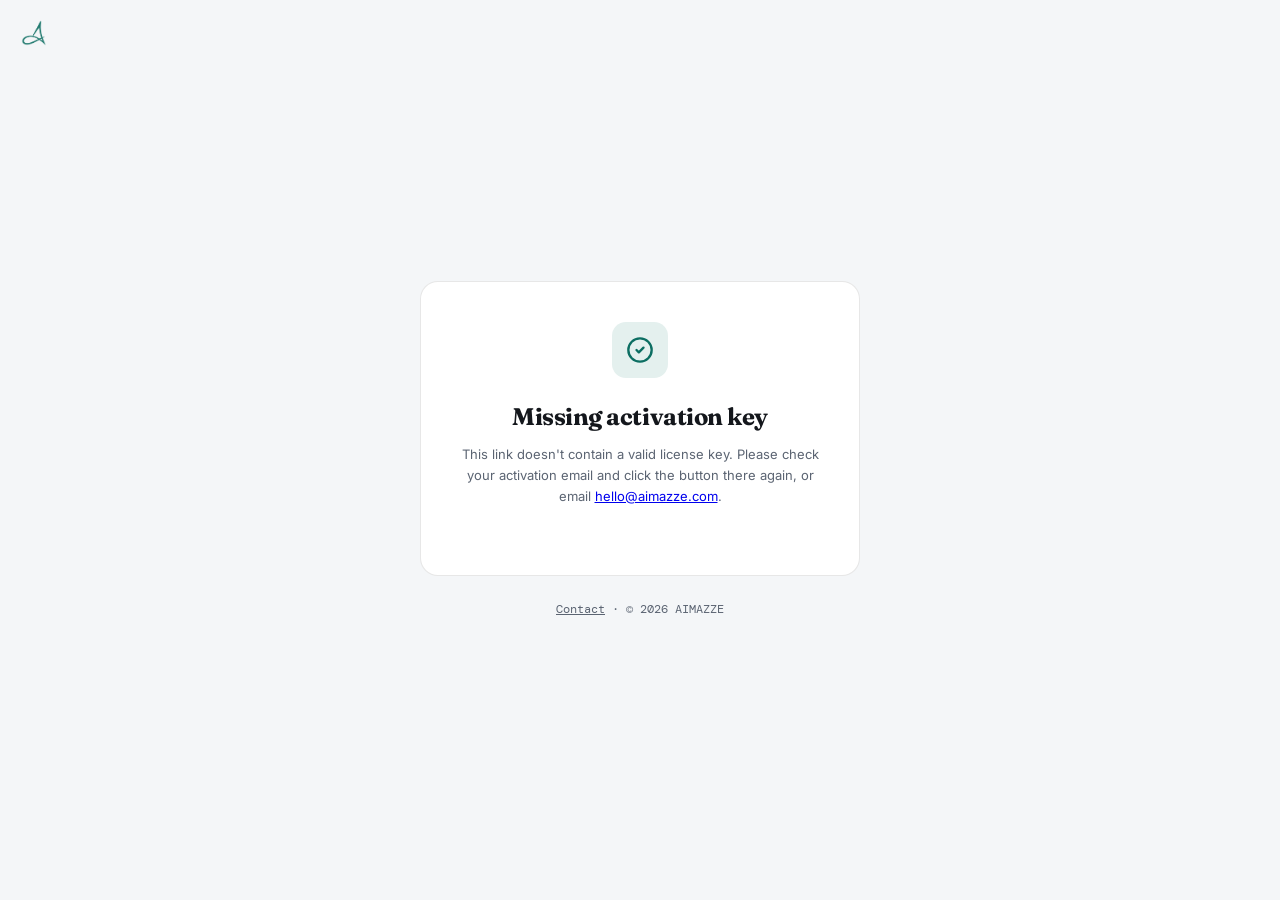
<file: activate.html>
<!DOCTYPE html>
<html lang="en">
<head>
<meta charset="UTF-8">
<meta name="viewport" content="width=device-width, initial-scale=1.0">
<title>Activate AIMAZZE</title>
<!-- Favicon set — generated from assets/brand/logo-mark.png by
     scripts/build-favicons.py. Regenerate if the mark changes. -->
<link rel="icon" href="/favicon.ico" sizes="any">
<link rel="icon" type="image/png" sizes="32x32" href="/favicon-32x32.png">
<link rel="icon" type="image/png" sizes="16x16" href="/favicon-16x16.png">
<link rel="apple-touch-icon" sizes="180x180" href="/apple-touch-icon.png">
<link rel="manifest" href="/site.webmanifest">
<link rel="preconnect" href="https://fonts.googleapis.com">
<link href="https://fonts.googleapis.com/css2?family=Fraunces:opsz,wght@9..144,600;9..144,700&family=Inter:wght@400;500;600&family=DM+Mono:wght@400;500&display=swap" rel="stylesheet">
<link rel="stylesheet" href="/chambers.css">
<style>
:root{
  --bg:#F4F6F8;--surface:#FFFFFF;--surface2:#EDF0F3;
  --border:rgba(20,23,28,0.1);
  --cyan:#0C6E62;--cyan2:#E4F0EE;--cyan3:rgba(12,110,98,0.06);
  --white:#14171C;--muted:#5B6472;--muted2:#8A93A1;
  --amber:#B0721A;--amber2:#F6EEDF;
  --font-display:'Fraunces',Georgia,serif;
  --font-body:'Inter',sans-serif;
  --font-mono:'DM Mono',monospace;
  --radius:12px;--radius-lg:18px;
}
*{box-sizing:border-box;margin:0;padding:0}
body{
  font-family:var(--font-body);
  background:var(--bg);
  color:var(--white);
  min-height:100vh;
  display:flex;
  flex-direction:column;
  align-items:center;
  justify-content:center;
  padding:24px;
  line-height:1.6;
}
footer{
  margin-top:1.5rem;
  text-align:center;
  font-size:12px;
  color:var(--muted);
  font-family:var(--font-mono);
}
footer a{color:var(--muted)}
footer a:hover{color:var(--cyan)}
.card{
  width:100%;
  max-width:440px;
  background:var(--surface);
  border:1px solid var(--border);
  border-radius:var(--radius-lg);
  padding:2.5rem 2rem;
  text-align:center;
}
.icon{
  width:56px;height:56px;
  margin:0 auto 1.25rem;
  border-radius:14px;
  background:var(--cyan2);
  display:flex;align-items:center;justify-content:center;
}
.icon svg{width:28px;height:28px}
h1{
  font-family:var(--font-display);
  font-size:1.5rem;
  font-weight:700;
  letter-spacing:-0.02em;
  margin-bottom:0.5rem;
}
.sub{
  font-size:13px;
  color:var(--muted);
  margin-bottom:1.75rem;
}
.btn{
  display:inline-block;
  width:100%;
  background:var(--cyan);
  color:#07080d;
  font-weight:700;
  font-size:14px;
  padding:13px 0;
  border-radius:10px;
  text-decoration:none;
  border:none;
  cursor:pointer;
  font-family:var(--font-body);
  margin-bottom:0.75rem;
  transition:opacity .15s;
}
.btn:hover{opacity:0.9}
.status{
  font-size:12px;
  color:var(--muted2);
  margin-top:0.25rem;
  margin-bottom:1.5rem;
  min-height:16px;
}
.divider{
  display:flex;align-items:center;gap:10px;
  margin:1.5rem 0;
  font-size:11px;color:var(--muted2);
  font-family:var(--font-mono);
  text-transform:uppercase;letter-spacing:.06em;
}
.divider::before,.divider::after{content:'';flex:1;height:1px;background:var(--border)}
.key-label{font-size:11px;color:var(--muted);margin-bottom:0.5rem}
.key-box{
  background:var(--surface2);
  border:1px solid var(--border);
  border-radius:8px;
  padding:10px 14px;
  font-family:var(--font-mono);
  font-size:12px;
  color:var(--cyan);
  word-break:break-all;
  margin-bottom:0.5rem;
  position:relative;
}
.copy-btn{
  font-size:11px;
  color:var(--muted);
  background:none;
  border:1px solid var(--border);
  border-radius:6px;
  padding:4px 10px;
  cursor:pointer;
  font-family:var(--font-body);
  margin-bottom:1.5rem;
}
.copy-btn:hover{color:var(--white);border-color:var(--muted)}
.copy-btn.copied{color:var(--cyan);border-color:var(--cyan)}
.help-text{font-size:11px;color:var(--muted2);line-height:1.6}
.download-note{
  margin-top:1.5rem;
  padding-top:1.5rem;
  border-top:1px solid var(--border);
  font-size:11px;
  color:var(--muted2);
}
.download-note a{color:var(--cyan);font-weight:600}

/* T-71 bug 1: the "app is not installed" branch. Hidden until the
   post-deep-link timer decides the app never came to the foreground --
   see the detection notes in the script block below. Deliberately louder
   than .download-note, because at this point the customer is stuck and
   the download is the only thing that unsticks them. */
.install-fallback{
  display:none;
  margin-top:1.5rem;
  padding:1.25rem;
  background:var(--amber2);
  border:1px solid rgba(176,114,26,0.25);
  border-radius:var(--radius);
  text-align:left;
}
.install-fallback.show{display:block}
.install-fallback .tag{
  display:inline-block;
  background:rgba(176,114,26,0.14);
  color:var(--amber);
  font-size:10px;
  font-weight:600;
  padding:2px 8px;
  border-radius:4px;
  margin-bottom:8px;
  font-family:var(--font-mono);
  text-transform:uppercase;
  letter-spacing:.06em;
}
.install-fallback h2{
  font-family:var(--font-display);
  font-size:15px;
  font-weight:700;
  margin-bottom:6px;
}
.install-fallback p{
  font-size:12px;
  color:var(--muted);
  margin-bottom:0.9rem;
}
.install-fallback .btn{
  color:#FFFFFF;
  margin-bottom:0.5rem;
  text-align:center;
}
.install-fallback .meta{
  font-family:var(--font-mono);
  font-size:11px;
  color:var(--muted2);
  margin-bottom:0;
  text-align:center;
}
.install-fallback .meta .version{color:var(--cyan)}
.error-state{display:none}
.error-state.show{display:block}
.error-state h1{color:var(--white)}
</style>
<script defer src="/brand-loader.js"></script>
</head>
<body>
<!-- Branded loading transition: logo mark + wordmark, centred.
     Styles: chambers.css (BRAND SYSTEM block). Behaviour: /brand-loader.js
     Must stay the FIRST child of <body> so it paints on the first frame. -->
<div class="brand-loader brand-loader--armed" role="status" aria-live="polite" aria-label="Loading AIMAZZE">
  <div class="brand-loader__mark" aria-hidden="true"></div>
  <div class="brand-loader__wordmark" aria-hidden="true"></div>
  <div class="brand-loader__bar" aria-hidden="true"></div>
  <p class="brand-loader__note">Still loading&hellip;</p>
</div>
<noscript><style>.brand-loader{display:none}</style></noscript>

<!-- Persistent top-left brand mark (this page has no nav bar). -->
<a class="brand-corner" href="/" aria-label="AIMAZZE home"><span class="brand-mark"></span></a>


<div class="card" id="card">
  <div class="icon">
    <svg viewBox="0 0 24 24" fill="none" stroke="#0C6E62" stroke-width="2" stroke-linecap="round" stroke-linejoin="round"><path d="M9 12l2 2 4-4"/><circle cx="12" cy="12" r="10"/></svg>
  </div>

  <div id="default-state">
    <h1>Activate AIMAZZE</h1>
    <p class="sub">Opening the app to complete activation&hellip;</p>

    <a href="#" class="btn" id="open-app-btn">Open AIMAZZE</a>
    <div class="status" id="status-text"></div>

    <div id="manual-key-section">
      <div class="divider">or activate manually</div>

      <div class="key-label">Paste this key in Settings &rarr; Plan &amp; Billing</div>
      <div class="key-box" id="key-box">&mdash;</div>
      <button class="copy-btn" id="copy-btn">Copy key</button>
    </div>

    <p class="help-text" id="help-text">If nothing happened when this page loaded, click "Open AIMAZZE" above. Your browser may ask to confirm opening the app &mdash; choose Allow.</p>

    <!-- Revealed by the not-installed branch. The download link carries the
         activation params forward so the customer never has to find the
         original email again after installing. -->
    <div class="install-fallback" id="install-fallback">
      <div class="tag">App not found</div>
      <h2>AIMAZZE doesn't look installed yet</h2>
      <p id="install-fallback-copy">Nothing opened, so this device probably doesn't have AIMAZZE on it yet. Install it first &mdash; your activation details travel with the link below, so you won't need this email again.</p>
      <a href="/" class="btn" id="fallback-download-btn">Download AIMAZZE for Windows</a>
      <p class="meta"><span class="version" id="fallback-version">v0.1.31</span> &middot; Windows &middot; Mac coming soon</p>
    </div>

    <!-- Always-visible quiet download line. It stays put even when the
         detection above guesses "opened", so this page is never a dead end. -->
    <div class="download-note" id="download-note">
      Don't have AIMAZZE installed yet? <a href="/" id="note-download-link">Download for Windows</a>. Mac is still coming soon.
    </div>
  </div>

  <div class="error-state" id="error-state">
    <h1>Missing activation key</h1>
    <p class="sub">This link doesn't contain a valid license key. Please check your activation email and click the button there again, or email <a href="mailto:hello@aimazze.com">hello@aimazze.com</a>.</p>
  </div>
</div>

<footer>
  <a href="mailto:hello@aimazze.com">Contact</a> · © 2026 AIMAZZE
</footer>

<script>
(function(){
  // Latest published Windows build. Kept beside the links it feeds so there
  // is one place to bump. downloads/ is gitignored, so scripts/deploy.ps1
  // and scripts/smoke-downloads.mjs are what prove the file is really on
  // disk and serving -- not git status.
  var WIN_VERSION = '0.1.35';

  var params = new URLSearchParams(window.location.search);
  var key = params.get('key') || '';
  var plan = params.get('plan') || '';
  var email = params.get('email') || '';
  // T-53 item 8: owner-initiated sub-user invites carry inviteToken instead
  // of a license key — this page is the https-to-aimazze:// bridge for
  // BOTH link shapes Resend can send (see sendActivationEmail() and
  // sendOrgInviteEmail() in aimazze-worker), so it must accept either.
  var inviteToken = params.get('inviteToken') || '';

  if (!key && !inviteToken) {
    document.getElementById('default-state').style.display = 'none';
    document.getElementById('error-state').classList.add('show');
    return;
  }

  var deepLink = inviteToken
    ? 'aimazze://activate?inviteToken=' + encodeURIComponent(inviteToken)
    : 'aimazze://activate?key=' + encodeURIComponent(key)
      + (plan ? '&plan=' + encodeURIComponent(plan) : '')
      + (email ? '&email=' + encodeURIComponent(email) : '');

  // The download page is the homepage CTA. Carry the activation params
  // through so it can offer a one-click way back here after installing.
  var forward = new URLSearchParams();
  if (key) forward.set('key', key);
  if (plan) forward.set('plan', plan);
  if (email) forward.set('email', email);
  if (inviteToken) forward.set('inviteToken', inviteToken);
  var downloadUrl = '/?' + forward.toString() + '#download';

  document.getElementById('fallback-download-btn').setAttribute('href', downloadUrl);
  document.getElementById('note-download-link').setAttribute('href', downloadUrl);
  document.getElementById('fallback-version').textContent = 'v' + WIN_VERSION;
  document.getElementById('note-download-link').textContent =
    'Download for Windows (v' + WIN_VERSION + ')';

  // An invite has no license key to display/copy — the manual-activation
  // fallback section only makes sense for the key flow.
  if (inviteToken) {
    document.getElementById('manual-key-section').style.display = 'none';
    document.querySelector('#default-state h1').textContent = 'Join your team on AIMAZZE';
    document.getElementById('install-fallback-copy').textContent =
      'Nothing opened, so this device probably does not have AIMAZZE on it yet. '
      + 'Install it first — your invite travels with the link below, so you '
      + 'will not need this email again.';
  } else {
    document.getElementById('key-box').textContent = key;
  }
  document.getElementById('open-app-btn').setAttribute('href', deepLink);

  var statusEl = document.getElementById('status-text');

  // --- did the app actually open? ------------------------------------------
  //
  // A custom-protocol navigation gives no callback, so this uses the standard
  // heuristic: if the page loses focus or visibility shortly after the
  // aimazze:// navigation, something came to the foreground and we assume it
  // was AIMAZZE. If nothing takes focus inside the window, assume the handler
  // is not registered on this device.
  //
  // The heuristic is not exact -- browsers disagree on whether their own
  // "Open AIMAZZE?" confirm dialog counts as a blur. Rather than tune that,
  // both mistakes are made survivable:
  //   * false "not installed" -> the panel appears next to an app that did
  //     open. Harmless; it is only extra information.
  //   * false "opened"        -> #download-note is still on the page, so a
  //     real download link stays one line away either way.
  var FALLBACK_DELAY_MS = 2000;
  var wentAway = false;
  var fallbackArmed = false;

  function markWentAway(){ wentAway = true; }
  window.addEventListener('blur', markWentAway);
  window.addEventListener('pagehide', markWentAway);
  document.addEventListener('visibilitychange', function(){
    if (document.hidden) markWentAway();
  });

  function armFallback(){
    if (fallbackArmed) return;
    fallbackArmed = true;
    setTimeout(function(){
      if (wentAway || document.hidden) return;   // app took the foreground
      document.getElementById('install-fallback').classList.add('show');
      document.getElementById('download-note').style.display = 'none';
      statusEl.textContent = 'AIMAZZE did not respond on this device.';
    }, FALLBACK_DELAY_MS);
  }

  // Auto-attempt the deep link once, on page load — this is a normal
  // user-initiated https page navigation, which is treated very differently
  // by mail clients / browsers than an <a href="aimazze://..."> rendered
  // inside Gmail's webmail UI (which silently swallows the click).
  function attemptOpen(){
    try {
      window.location.href = deepLink;
      statusEl.textContent = "If AIMAZZE didn't open automatically, use the button above.";
    } catch(e) {
      statusEl.textContent = 'Use the button above to open AIMAZZE.';
    }
    armFallback();
  }
  setTimeout(attemptOpen, 600);

  document.getElementById('open-app-btn').addEventListener('click', function(e){
    e.preventDefault();
    // A manual click is a fresh attempt: re-arm so the panel can still
    // appear if this try also goes nowhere.
    fallbackArmed = false;
    wentAway = false;
    window.location.href = deepLink;
    armFallback();
  });

  document.getElementById('copy-btn').addEventListener('click', function(){
    navigator.clipboard.writeText(key).then(function(){
      var btn = document.getElementById('copy-btn');
      btn.textContent = 'Copied';
      btn.classList.add('copied');
      setTimeout(function(){
        btn.textContent = 'Copy key';
        btn.classList.remove('copied');
      }, 1500);
    });
  });
})();
</script>

</body>
</html>
</file>
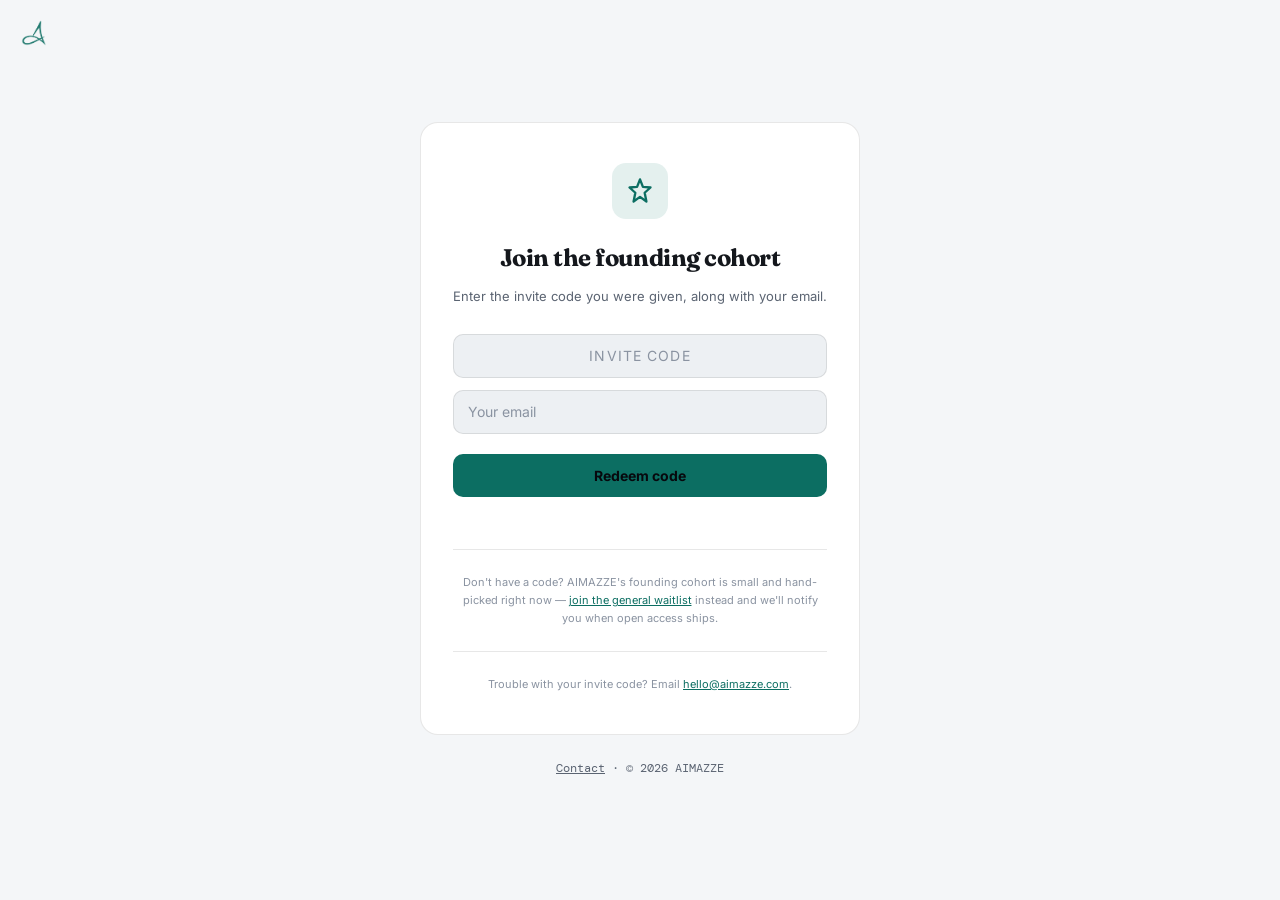
<file: join.html>
<!DOCTYPE html>
<html lang="en">
<head>
<meta charset="UTF-8">
<meta name="viewport" content="width=device-width, initial-scale=1.0">
<title>Join AIMAZZE — Founding Cohort</title>
<!-- Favicon set — generated from assets/brand/logo-mark.png by
     scripts/build-favicons.py. Regenerate if the mark changes. -->
<link rel="icon" href="/favicon.ico" sizes="any">
<link rel="icon" type="image/png" sizes="32x32" href="/favicon-32x32.png">
<link rel="icon" type="image/png" sizes="16x16" href="/favicon-16x16.png">
<link rel="apple-touch-icon" sizes="180x180" href="/apple-touch-icon.png">
<link rel="manifest" href="/site.webmanifest">
<meta name="robots" content="noindex">
<link rel="preconnect" href="https://fonts.googleapis.com">
<link href="https://fonts.googleapis.com/css2?family=Fraunces:opsz,wght@9..144,600;9..144,700&family=Inter:wght@400;500;600&family=DM+Mono:wght@400;500&display=swap" rel="stylesheet">
<link rel="stylesheet" href="/chambers.css">
<style>
:root{
  --bg:#F4F6F8;--surface:#FFFFFF;--surface2:#EDF0F3;
  --border:rgba(20,23,28,0.1);
  --cyan:#0C6E62;--cyan2:#E4F0EE;--cyan3:rgba(12,110,98,0.06);
  --white:#14171C;--muted:#5B6472;--muted2:#8A93A1;
  --amber:#B0721A;--amber2:#F6EEDF;
  --red:#B4382F;--red2:#F7E7E5;
  --font-display:'Fraunces',Georgia,serif;
  --font-body:'Inter',sans-serif;
  --font-mono:'DM Mono',monospace;
  --radius:12px;--radius-lg:18px;
}
*{box-sizing:border-box;margin:0;padding:0}
body{
  font-family:var(--font-body);
  background:var(--bg);
  color:var(--white);
  min-height:100vh;
  display:flex;
  flex-direction:column;
  align-items:center;
  justify-content:center;
  padding:24px;
  line-height:1.6;
}
footer{
  margin-top:1.5rem;
  text-align:center;
  font-size:12px;
  color:var(--muted);
  font-family:var(--font-mono);
}
footer a{color:var(--muted)}
footer a:hover{color:var(--cyan)}
.card{
  width:100%;
  max-width:440px;
  background:var(--surface);
  border:1px solid var(--border);
  border-radius:var(--radius-lg);
  padding:2.5rem 2rem;
  text-align:center;
}
.icon{
  width:56px;height:56px;
  margin:0 auto 1.25rem;
  border-radius:14px;
  background:var(--cyan2);
  display:flex;align-items:center;justify-content:center;
}
.icon svg{width:28px;height:28px}
h1{
  font-family:var(--font-display);
  font-size:1.5rem;
  font-weight:700;
  letter-spacing:-0.02em;
  margin-bottom:0.5rem;
}
.sub{
  font-size:13px;
  color:var(--muted);
  margin-bottom:1.75rem;
}
input{
  width:100%;
  background:var(--surface2);
  border:1px solid var(--border);
  border-radius:10px;
  padding:12px 14px;
  font-family:var(--font-mono);
  font-size:14px;
  color:var(--white);
  margin-bottom:0.75rem;
  outline:none;
}
input::placeholder{color:var(--muted2);font-family:var(--font-body)}
input:focus{border-color:var(--cyan)}
input#codeInput{text-transform:uppercase;letter-spacing:0.08em;text-align:center}
.btn{
  display:block;
  width:100%;
  background:var(--cyan);
  color:#07080d;
  font-weight:700;
  font-size:14px;
  padding:13px 0;
  border-radius:10px;
  text-decoration:none;
  border:none;
  cursor:pointer;
  font-family:var(--font-body);
  margin-top:0.5rem;
  margin-bottom:0.75rem;
  transition:opacity .15s;
}
.btn:hover{opacity:0.9}
.btn:disabled{opacity:0.5;cursor:not-allowed}
.status{
  font-size:12px;
  margin-top:0.5rem;
  min-height:16px;
}
.status.error{color:var(--red)}
.status.info{color:var(--muted)}
.success-state{display:none}
.success-state.show{display:block}
.success-icon{background:var(--cyan2)}
.help-text{font-size:11px;color:var(--muted2);line-height:1.6;margin-top:1.5rem;padding-top:1.5rem;border-top:1px solid var(--border)}
</style>
<script defer src="/brand-loader.js"></script>
</head>
<body>
<!-- Branded loading transition: logo mark + wordmark, centred.
     Styles: chambers.css (BRAND SYSTEM block). Behaviour: /brand-loader.js
     Must stay the FIRST child of <body> so it paints on the first frame. -->
<div class="brand-loader brand-loader--armed" role="status" aria-live="polite" aria-label="Loading AIMAZZE">
  <div class="brand-loader__mark" aria-hidden="true"></div>
  <div class="brand-loader__wordmark" aria-hidden="true"></div>
  <div class="brand-loader__bar" aria-hidden="true"></div>
  <p class="brand-loader__note">Still loading&hellip;</p>
</div>
<noscript><style>.brand-loader{display:none}</style></noscript>

<!-- Persistent top-left brand mark (this page has no nav bar). -->
<a class="brand-corner" href="/" aria-label="AIMAZZE home"><span class="brand-mark"></span></a>


<div class="card" id="card">
  <div class="icon">
    <svg viewBox="0 0 24 24" fill="none" stroke="#0C6E62" stroke-width="2" stroke-linecap="round" stroke-linejoin="round"><path d="M12 2l2.5 6.5L21 9l-5 4.5L17.5 21 12 17l-5.5 4L8 13.5 3 9l6.5-0.5z"/></svg>
  </div>

  <div id="form-state">
    <h1>Join the founding cohort</h1>
    <p class="sub">Enter the invite code you were given, along with your email.</p>

    <input type="text" id="codeInput" placeholder="INVITE CODE" maxlength="10" autocomplete="off" autocapitalize="characters">
    <input type="email" id="emailInput" placeholder="Your email" autocomplete="email">

    <button class="btn" id="redeemBtn">Redeem code</button>
    <div class="status" id="statusText"></div>

    <p class="help-text">Don't have a code? AIMAZZE's founding cohort is small and hand-picked right now — <a href="/#waitlist" style="color:var(--cyan)">join the general waitlist</a> instead and we'll notify you when open access ships.</p>
    <p class="help-text">Trouble with your invite code? Email <a href="mailto:hello@aimazze.com" style="color:var(--cyan)">hello@aimazze.com</a>.</p>
  </div>

  <div class="success-state" id="success-state">
    <div class="icon success-icon">
      <svg viewBox="0 0 24 24" fill="none" stroke="#0C6E62" stroke-width="2" stroke-linecap="round" stroke-linejoin="round"><path d="M9 12l2 2 4-4"/><circle cx="12" cy="12" r="10"/></svg>
    </div>
    <h1>Code accepted</h1>
    <p class="sub">You're confirmed for the founding cohort. We'll be in touch shortly with next steps.</p>
  </div>
</div>

<footer>
  <a href="mailto:hello@aimazze.com">Contact</a> · © 2026 AIMAZZE
</footer>

<script>
(function(){
  // Interim batch, 11 Aug 2026: BUILD/TEST ONLY. This page validates a
  // code against aimazze-worker's /cohort/redeem-code and shows
  // success/failure — it does NOT currently unlock any real product
  // access on its own (no license, no Workspace activation tied to this
  // yet). See aimazze-app/HANDOVER.md for the wiring-into-real-access
  // decision, which is explicitly deferred until ACM says go.
  var WORKER_URL = "https://aimazze-worker.amrutcm1.workers.dev";

  var codeInput = document.getElementById('codeInput');
  var emailInput = document.getElementById('emailInput');
  var redeemBtn = document.getElementById('redeemBtn');
  var statusText = document.getElementById('statusText');

  function setStatus(text, kind){
    statusText.textContent = text;
    statusText.className = 'status' + (kind ? ' ' + kind : '');
  }

  redeemBtn.addEventListener('click', function(){
    var code = codeInput.value.trim();
    var email = emailInput.value.trim();

    if (!code) { setStatus('Enter your invite code.', 'error'); return; }
    if (!email || email.indexOf('@') === -1) { setStatus('Enter a valid email.', 'error'); return; }

    redeemBtn.disabled = true;
    setStatus('Checking…', 'info');

    fetch(WORKER_URL + '/cohort/redeem-code', {
      method: 'POST',
      headers: { 'Content-Type': 'application/json' },
      body: JSON.stringify({ code: code, email: email })
    })
      .then(function(res){ return res.json().then(function(data){ return { ok: res.ok, data: data }; }); })
      .then(function(result){
        if (result.data && result.data.success) {
          document.getElementById('form-state').style.display = 'none';
          document.getElementById('success-state').classList.add('show');
        } else {
          setStatus((result.data && result.data.error) || 'Something went wrong. Please try again.', 'error');
          redeemBtn.disabled = false;
        }
      })
      .catch(function(){
        setStatus('Couldn\'t reach the server. Please try again.', 'error');
        redeemBtn.disabled = false;
      });
  });

  codeInput.addEventListener('keydown', function(e){ if (e.key === 'Enter') emailInput.focus(); });
  emailInput.addEventListener('keydown', function(e){ if (e.key === 'Enter') redeemBtn.click(); });
})();
</script>

</body>
</html>
</file>
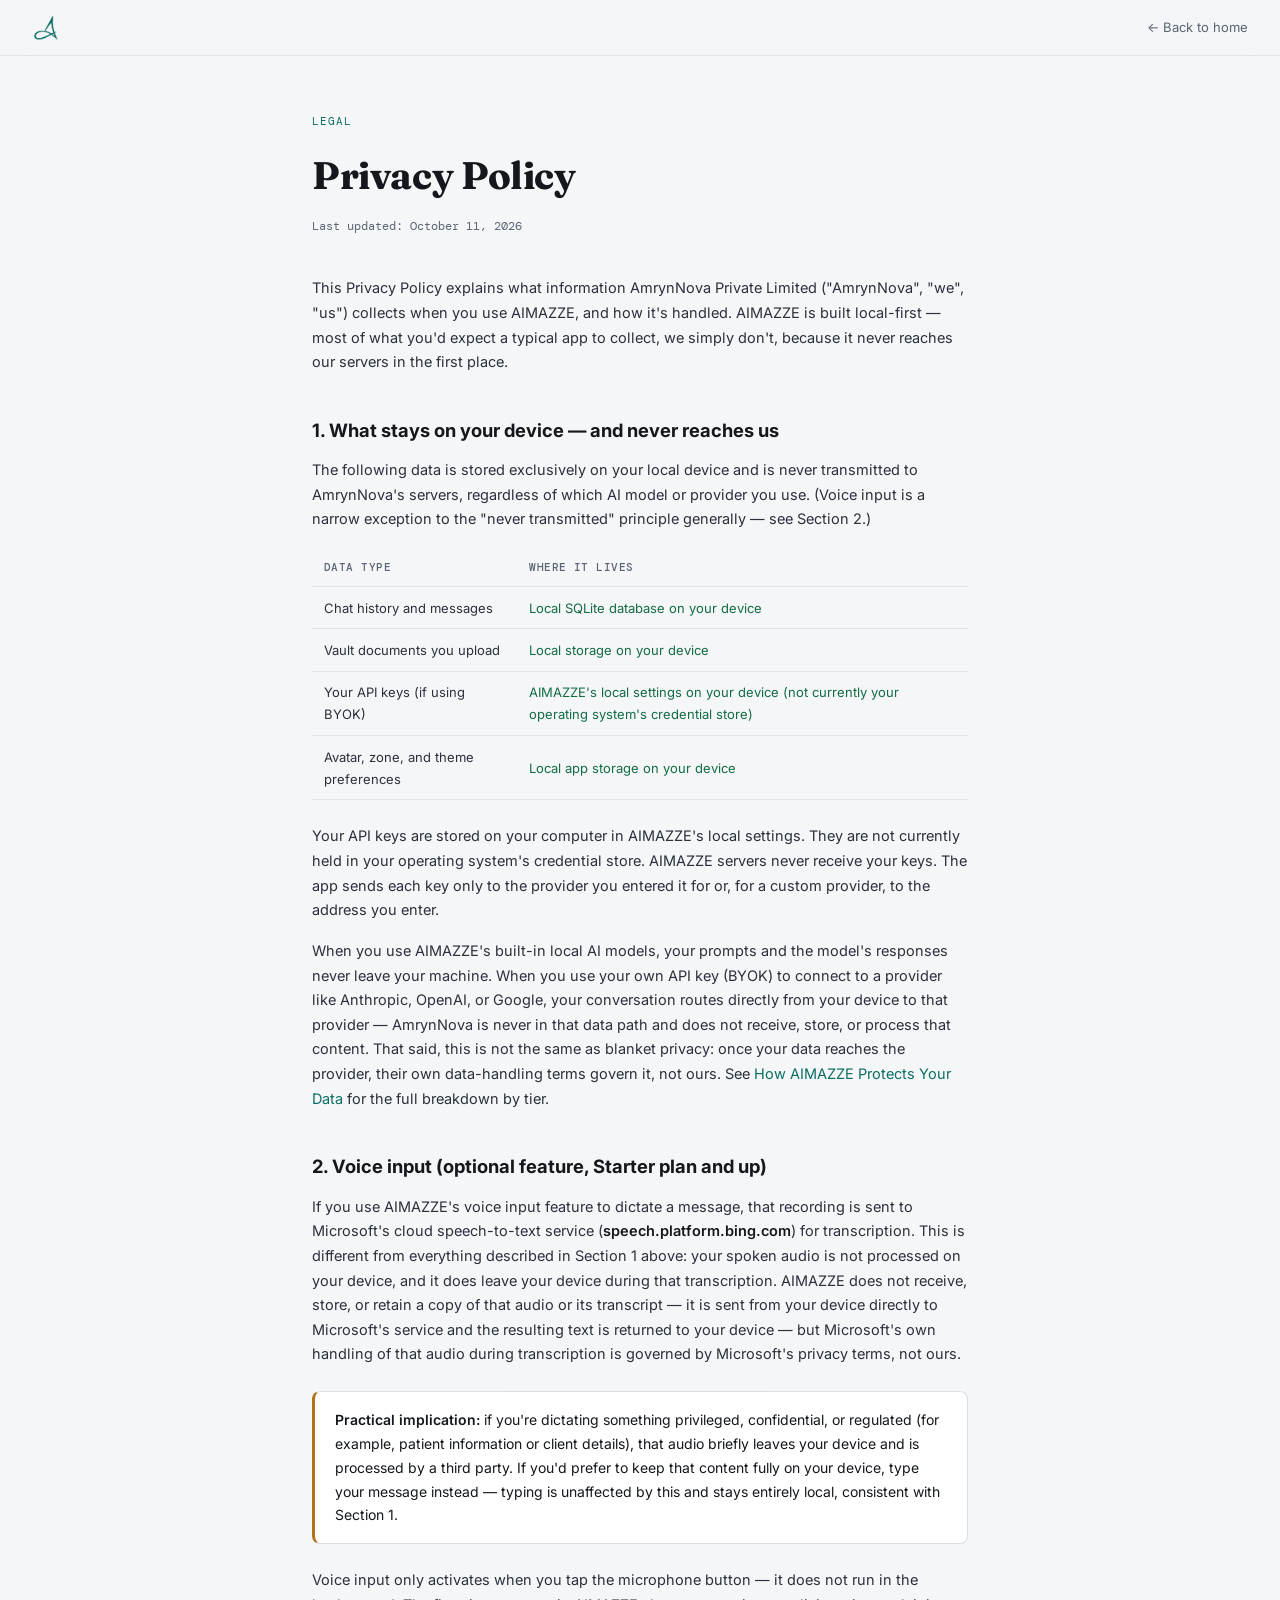
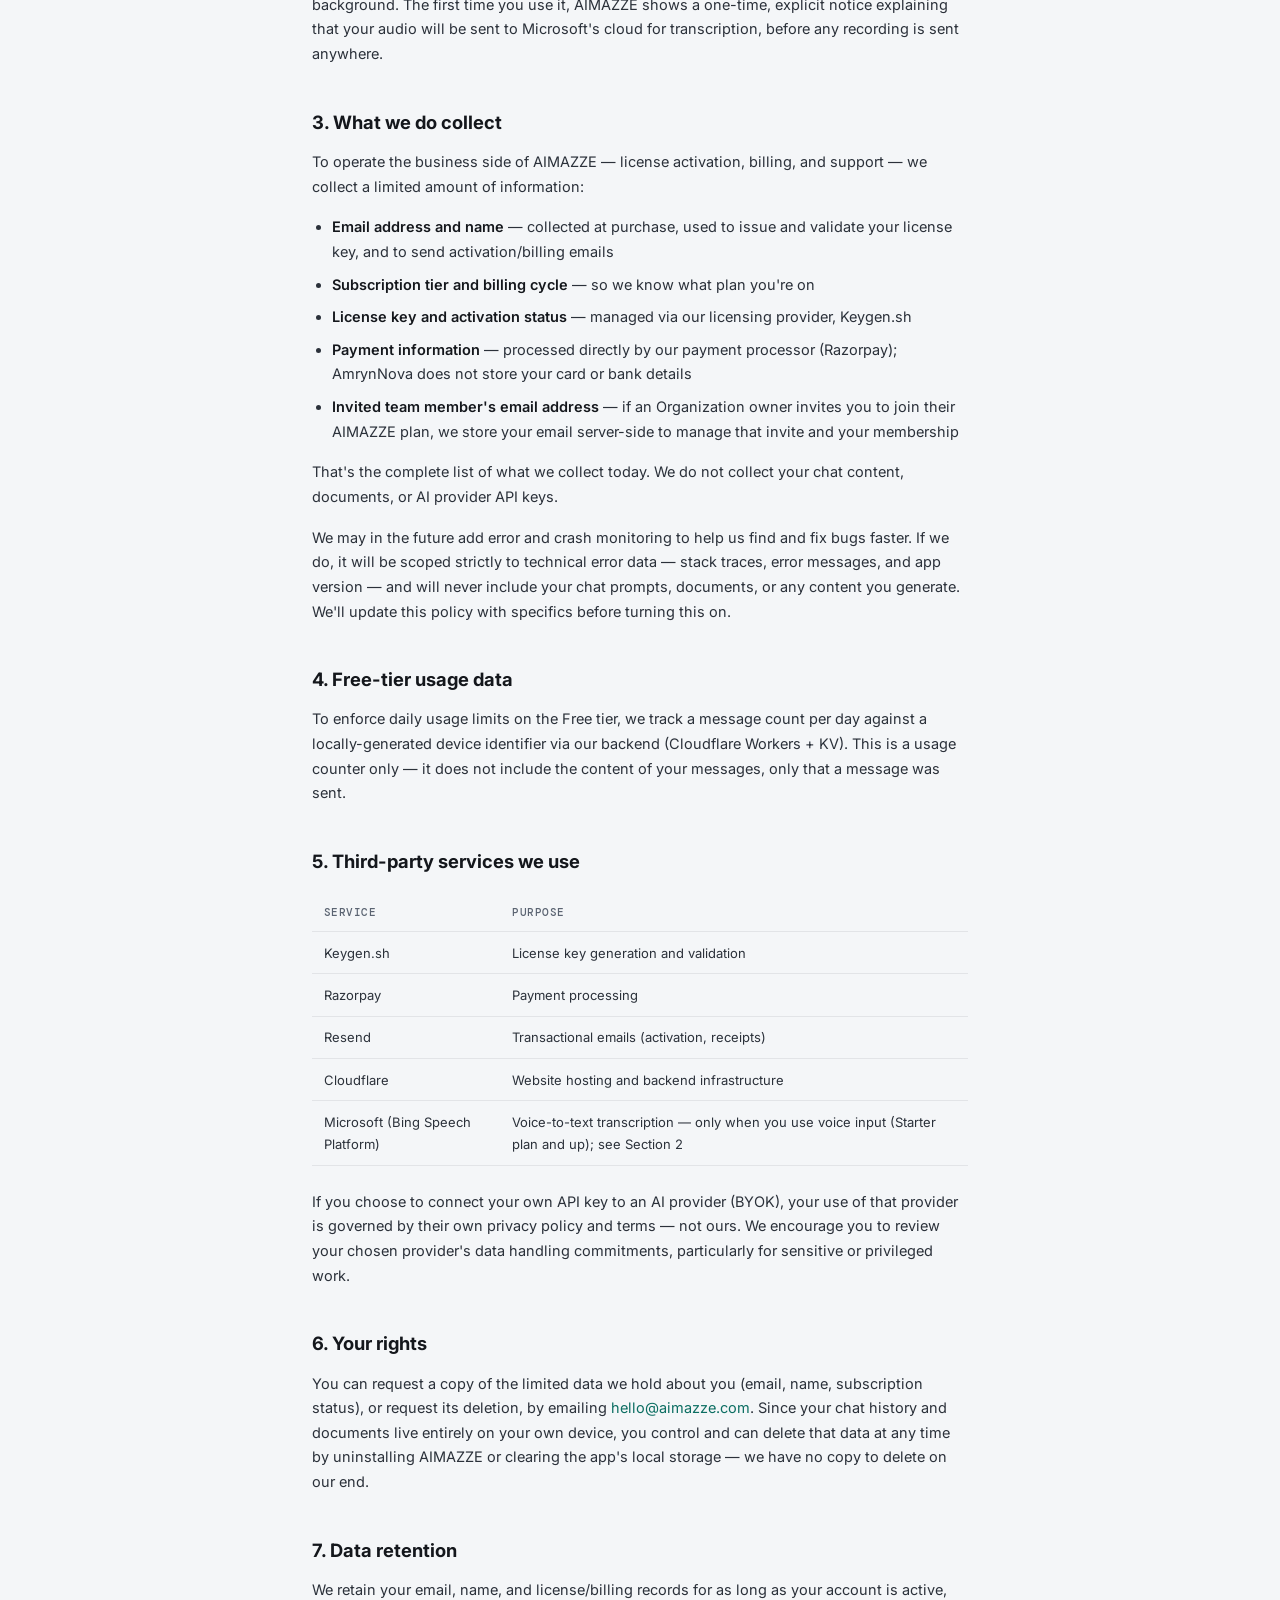
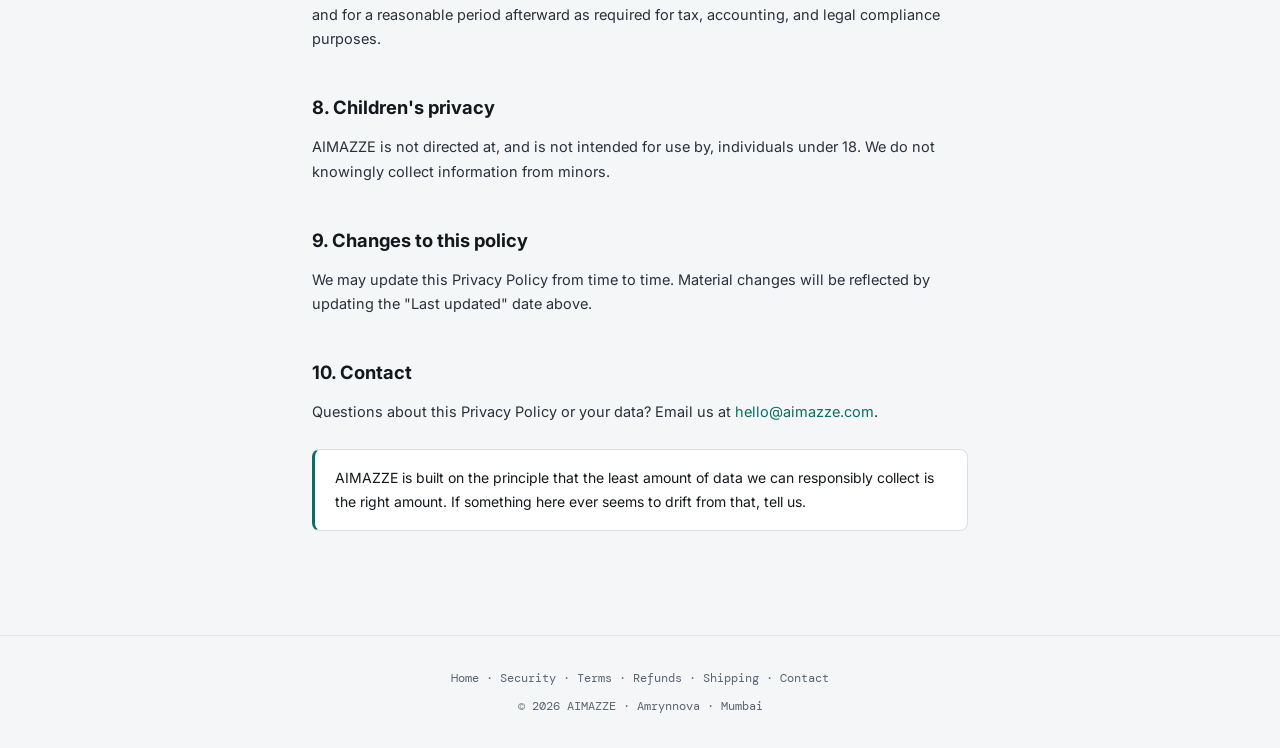
<file: privacy-policy.html>
<!DOCTYPE html>
<html lang="en">
<head>
<meta charset="UTF-8">
<meta name="viewport" content="width=device-width, initial-scale=1.0">
<title>Privacy Policy — AIMAZZE</title>
<!-- Favicon set — generated from assets/brand/logo-mark.png by
     scripts/build-favicons.py. Regenerate if the mark changes. -->
<link rel="icon" href="/favicon.ico" sizes="any">
<link rel="icon" type="image/png" sizes="32x32" href="/favicon-32x32.png">
<link rel="icon" type="image/png" sizes="16x16" href="/favicon-16x16.png">
<link rel="apple-touch-icon" sizes="180x180" href="/apple-touch-icon.png">
<link rel="manifest" href="/site.webmanifest">
<meta name="description" content="AIMAZZE's privacy policy — what data we collect, what stays on your device, and how your information is handled.">
<link rel="preconnect" href="https://fonts.googleapis.com">
<link href="https://fonts.googleapis.com/css2?family=Fraunces:opsz,wght@9..144,400;9..144,500;9..144,600;9..144,700&family=Inter:wght@400;500;600;700&family=DM+Mono:wght@400;500&display=swap" rel="stylesheet">
<link rel="stylesheet" href="/chambers.css">
<style>
  :root {
    --bg: #F4F6F8;
    --surface: #FFFFFF;
    --surface2: #EDF0F3;
    --border: rgba(20,23,28,0.08);
    --border2: rgba(20,23,28,0.14);
    --cyan: #0C6E62;
    --white: #14171C;
    --muted: #5B6472;
    --green: #146C43;
    --orange: #B0721A;
    --ff: 'Inter', sans-serif;
    --fd: 'Fraunces', Georgia, serif;
    --mono: 'DM Mono', monospace;
  }
  *, *::before, *::after { box-sizing: border-box; margin: 0; padding: 0; }
  body {
    font-family: var(--ff);
    background: var(--bg);
    color: var(--white);
    font-size: 15px;
    line-height: 1.7;
    -webkit-font-smoothing: antialiased;
  }
  a { color: var(--cyan); text-decoration: none; }
  a:hover { text-decoration: underline; }

  nav {
    position: sticky;
    top: 0;
    z-index: 100;
    height: 56px;
    display: flex;
    align-items: center;
    padding: 0 2rem;
    background: rgba(244,246,248,0.9);
    backdrop-filter: blur(16px);
    border-bottom: 1px solid var(--border);
  }
  .nav-back { margin-left: auto; font-size: 13px; color: var(--muted); }

  main {
    max-width: 720px;
    margin: 0 auto;
    padding: 3.5rem 2rem 5rem;
  }

  .doc-eyebrow {
    font-family: var(--mono);
    font-size: 11px;
    letter-spacing: 0.1em;
    text-transform: uppercase;
    color: var(--cyan);
    margin-bottom: 0.75rem;
  }
  h1 {
    font-family: var(--fd);
    font-size: clamp(1.8rem, 4vw, 2.4rem);
    font-weight: 700;
    letter-spacing: -0.01em;
    margin-bottom: 0.5rem;
  }
  .doc-updated {
    font-family: var(--mono);
    font-size: 12px;
    color: var(--muted);
    margin-bottom: 2.5rem;
  }

  h2 {
    font-size: 1.15rem;
    font-weight: 700;
    margin-top: 2.5rem;
    margin-bottom: 0.75rem;
    color: var(--white);
  }
  p, li { color: #2B313A; font-size: 14.5px; }
  p { margin-bottom: 1rem; }
  ul, ol { margin: 0 0 1rem 1.25rem; }
  li { margin-bottom: 0.5rem; }
  strong { color: var(--white); font-weight: 600; }

  table {
    width: 100%;
    border-collapse: collapse;
    margin: 1rem 0 1.5rem;
    font-size: 13px;
  }
  th, td {
    text-align: left;
    padding: 0.6rem 0.75rem;
    border-bottom: 1px solid var(--border);
  }
  th {
    color: var(--muted);
    font-family: var(--mono);
    font-weight: 500;
    font-size: 11px;
    text-transform: uppercase;
    letter-spacing: 0.04em;
  }
  td { color: #2B313A; }
  td.green { color: var(--green); }

  .callout {
    background: var(--surface);
    border: 1px solid var(--border2);
    border-left: 3px solid var(--cyan);
    border-radius: 8px;
    padding: 1rem 1.25rem;
    margin: 1.5rem 0;
    font-size: 14px;
  }
  .callout.warn { border-left-color: var(--orange); }

  footer {
    border-top: 1px solid var(--border);
    padding: 2rem;
    text-align: center;
    font-size: 12px;
    color: var(--muted);
    font-family: var(--mono);
  }
  footer a { color: var(--muted); }
  footer a:hover { color: var(--cyan); }
</style>
<script defer src="/brand-loader.js"></script>
</head>
<body>
<!-- Branded loading transition: logo mark + wordmark, centred.
     Styles: chambers.css (BRAND SYSTEM block). Behaviour: /brand-loader.js
     Must stay the FIRST child of <body> so it paints on the first frame. -->
<div class="brand-loader brand-loader--armed" role="status" aria-live="polite" aria-label="Loading AIMAZZE">
  <div class="brand-loader__mark" aria-hidden="true"></div>
  <div class="brand-loader__wordmark" aria-hidden="true"></div>
  <div class="brand-loader__bar" aria-hidden="true"></div>
  <p class="brand-loader__note">Still loading&hellip;</p>
</div>
<noscript><style>.brand-loader{display:none}</style></noscript>


<nav>
  <a href="/" class="nav-brand" aria-label="AIMAZZE — home"><span class="brand-mark" aria-hidden="true"></span></a>
  <a href="/" class="nav-back">← Back to home</a>
</nav>

<main>
  <div class="doc-eyebrow">Legal</div>
  <h1>Privacy Policy</h1>
  <p class="doc-updated">Last updated: October 11, 2026</p>

  <p>This Privacy Policy explains what information AmrynNova Private Limited ("AmrynNova", "we", "us") collects when you use AIMAZZE, and how it's handled. AIMAZZE is built local-first — most of what you'd expect a typical app to collect, we simply don't, because it never reaches our servers in the first place.</p>

  <h2>1. What stays on your device — and never reaches us</h2>
  <p>The following data is stored exclusively on your local device and is never transmitted to AmrynNova's servers, regardless of which AI model or provider you use. (Voice input is a narrow exception to the "never transmitted" principle generally — see Section 2.)</p>
  <table>
    <thead><tr><th>Data type</th><th>Where it lives</th></tr></thead>
    <tbody>
      <tr><td>Chat history and messages</td><td class="green">Local SQLite database on your device</td></tr>
      <tr><td>Vault documents you upload</td><td class="green">Local storage on your device</td></tr>
      <tr><td>Your API keys (if using BYOK)</td><td class="green">AIMAZZE's local settings on your device (not currently your operating system's credential store)</td></tr>
      <tr><td>Avatar, zone, and theme preferences</td><td class="green">Local app storage on your device</td></tr>
    </tbody>
  </table>
  <p>Your API keys are stored on your computer in AIMAZZE's local settings. They are not currently held in your operating system's credential store. AIMAZZE servers never receive your keys. The app sends each key only to the provider you entered it for or, for a custom provider, to the address you enter.</p>
  <p>When you use AIMAZZE's built-in local AI models, your prompts and the model's responses never leave your machine. When you use your own API key (BYOK) to connect to a provider like Anthropic, OpenAI, or Google, your conversation routes directly from your device to that provider — AmrynNova is never in that data path and does not receive, store, or process that content. That said, this is not the same as blanket privacy: once your data reaches the provider, their own data-handling terms govern it, not ours. See <a href="/security.html">How AIMAZZE Protects Your Data</a> for the full breakdown by tier.</p>

  <h2>2. Voice input (optional feature, Starter plan and up)</h2>
  <p>If you use AIMAZZE's voice input feature to dictate a message, that recording is sent to Microsoft's cloud speech-to-text service (<strong>speech.platform.bing.com</strong>) for transcription. This is different from everything described in Section 1 above: your spoken audio is not processed on your device, and it does leave your device during that transcription. AIMAZZE does not receive, store, or retain a copy of that audio or its transcript — it is sent from your device directly to Microsoft's service and the resulting text is returned to your device — but Microsoft's own handling of that audio during transcription is governed by Microsoft's privacy terms, not ours.</p>
  <div class="callout warn">
    <strong>Practical implication:</strong> if you're dictating something privileged, confidential, or regulated (for example, patient information or client details), that audio briefly leaves your device and is processed by a third party. If you'd prefer to keep that content fully on your device, type your message instead — typing is unaffected by this and stays entirely local, consistent with Section 1.
  </div>
  <p>Voice input only activates when you tap the microphone button — it does not run in the background. The first time you use it, AIMAZZE shows a one-time, explicit notice explaining that your audio will be sent to Microsoft's cloud for transcription, before any recording is sent anywhere.</p>

  <h2>3. What we do collect</h2>
  <p>To operate the business side of AIMAZZE — license activation, billing, and support — we collect a limited amount of information:</p>
  <ul>
    <li><strong>Email address and name</strong> — collected at purchase, used to issue and validate your license key, and to send activation/billing emails</li>
    <li><strong>Subscription tier and billing cycle</strong> — so we know what plan you're on</li>
    <li><strong>License key and activation status</strong> — managed via our licensing provider, Keygen.sh</li>
    <li><strong>Payment information</strong> — processed directly by our payment processor (Razorpay); AmrynNova does not store your card or bank details</li>
    <li><strong>Invited team member's email address</strong> — if an Organization owner invites you to join their AIMAZZE plan, we store your email server-side to manage that invite and your membership</li>
  </ul>
  <p>That's the complete list of what we collect today. We do not collect your chat content, documents, or AI provider API keys.</p>
  <p>We may in the future add error and crash monitoring to help us find and fix bugs faster. If we do, it will be scoped strictly to technical error data — stack traces, error messages, and app version — and will never include your chat prompts, documents, or any content you generate. We'll update this policy with specifics before turning this on.</p>

  <h2>4. Free-tier usage data</h2>
  <p>To enforce daily usage limits on the Free tier, we track a message count per day against a locally-generated device identifier via our backend (Cloudflare Workers + KV). This is a usage counter only — it does not include the content of your messages, only that a message was sent.</p>

  <h2>5. Third-party services we use</h2>
  <table>
    <thead><tr><th>Service</th><th>Purpose</th></tr></thead>
    <tbody>
      <tr><td>Keygen.sh</td><td>License key generation and validation</td></tr>
      <tr><td>Razorpay</td><td>Payment processing</td></tr>
      <tr><td>Resend</td><td>Transactional emails (activation, receipts)</td></tr>
      <tr><td>Cloudflare</td><td>Website hosting and backend infrastructure</td></tr>
      <tr><td>Microsoft (Bing Speech Platform)</td><td>Voice-to-text transcription — only when you use voice input (Starter plan and up); see Section 2</td></tr>
    </tbody>
  </table>
  <p>If you choose to connect your own API key to an AI provider (BYOK), your use of that provider is governed by their own privacy policy and terms — not ours. We encourage you to review your chosen provider's data handling commitments, particularly for sensitive or privileged work.</p>

  <h2>6. Your rights</h2>
  <p>You can request a copy of the limited data we hold about you (email, name, subscription status), or request its deletion, by emailing <a href="mailto:hello@aimazze.com">hello@aimazze.com</a>. Since your chat history and documents live entirely on your own device, you control and can delete that data at any time by uninstalling AIMAZZE or clearing the app's local storage — we have no copy to delete on our end.</p>

  <h2>7. Data retention</h2>
  <p>We retain your email, name, and license/billing records for as long as your account is active, and for a reasonable period afterward as required for tax, accounting, and legal compliance purposes.</p>

  <h2>8. Children's privacy</h2>
  <p>AIMAZZE is not directed at, and is not intended for use by, individuals under 18. We do not knowingly collect information from minors.</p>

  <h2>9. Changes to this policy</h2>
  <p>We may update this Privacy Policy from time to time. Material changes will be reflected by updating the "Last updated" date above.</p>

  <h2>10. Contact</h2>
  <p>Questions about this Privacy Policy or your data? Email us at <a href="mailto:hello@aimazze.com">hello@aimazze.com</a>.</p>

  <div class="callout">
    AIMAZZE is built on the principle that the least amount of data we can responsibly collect is the right amount. If something here ever seems to drift from that, tell us.
  </div>
</main>

<footer>
  <div style="margin-bottom:0.5rem">
    <a href="/">Home</a> · <a href="/security.html">Security</a> · <a href="/terms.html">Terms</a> · <a href="/refund-policy.html">Refunds</a> · <a href="/shipping-policy.html">Shipping</a> · <a href="mailto:hello@aimazze.com">Contact</a>
  </div>
  © 2026 AIMAZZE · Amrynnova · Mumbai
</footer>

</body>
</html>
</file>
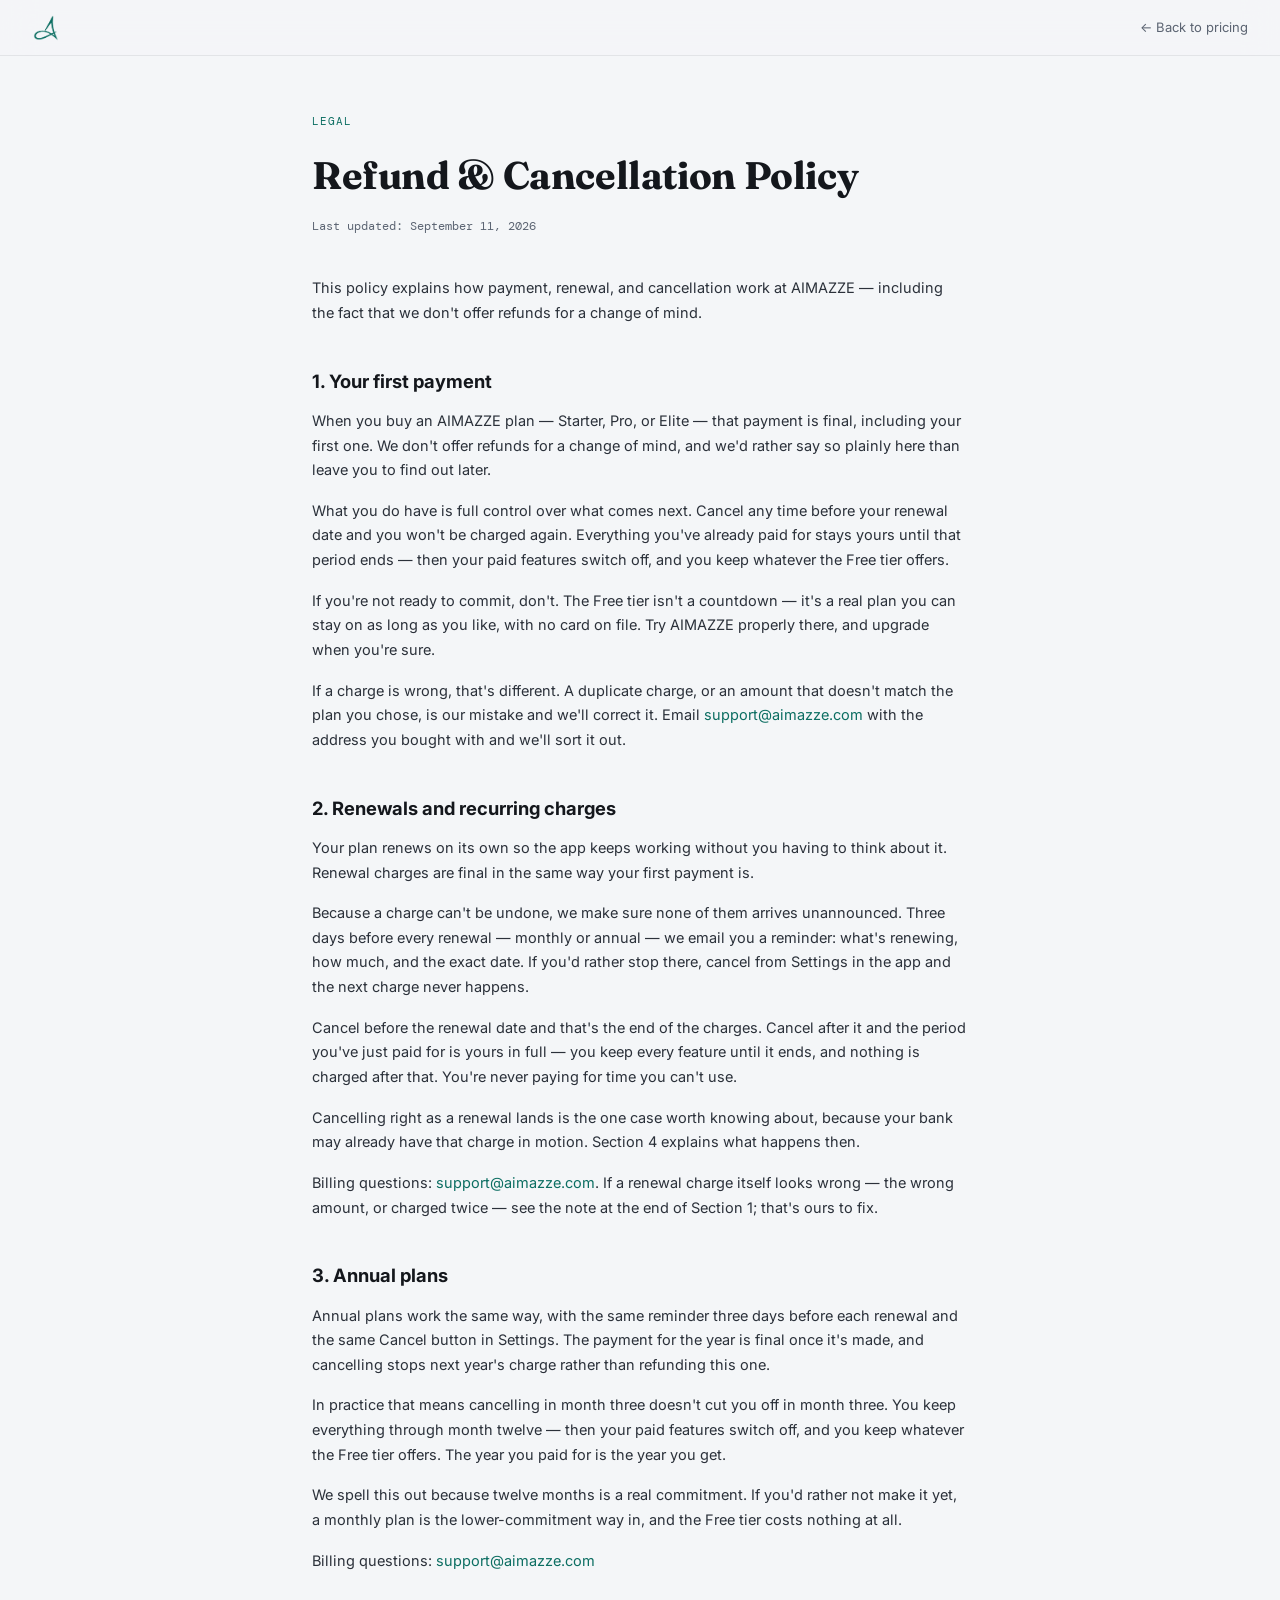
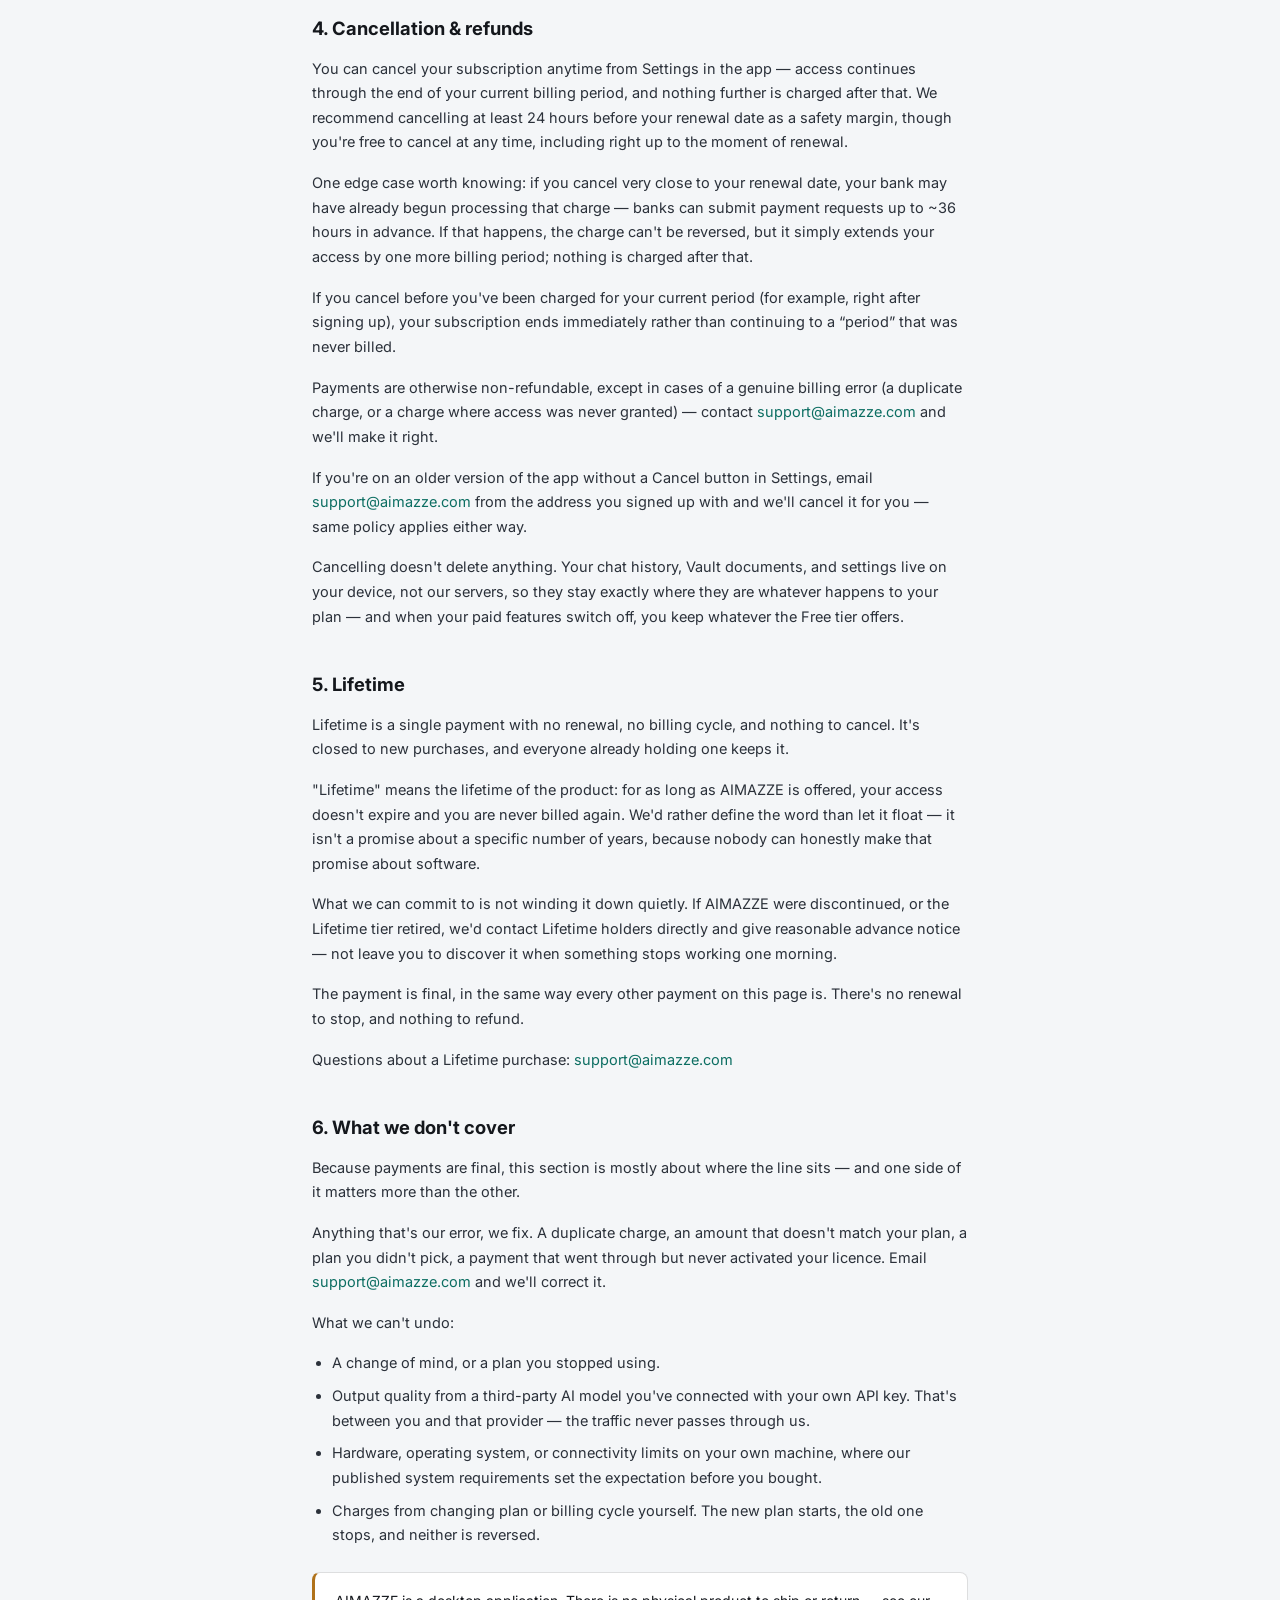
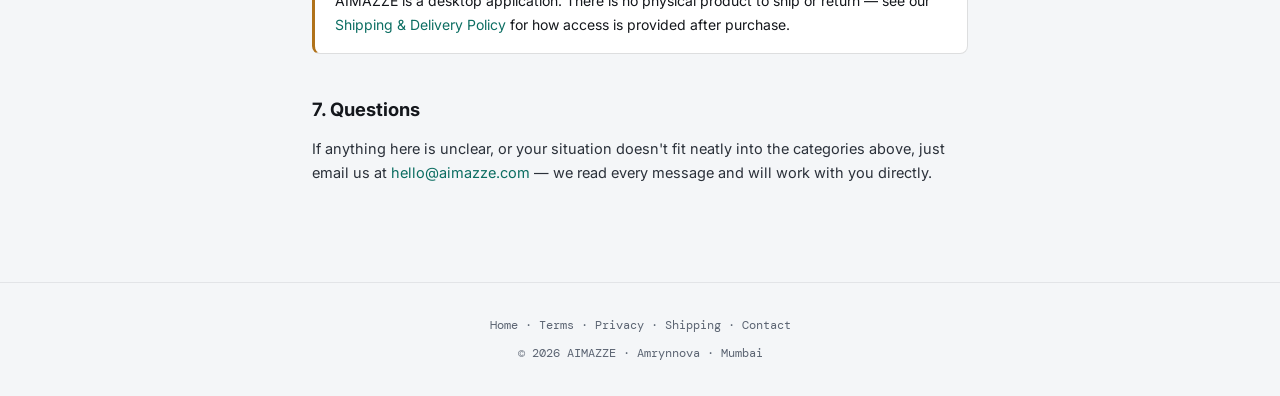
<file: refund-policy.html>
<!DOCTYPE html>
<html lang="en">
<head>
<meta charset="UTF-8">
<meta name="viewport" content="width=device-width, initial-scale=1.0">
<title>Refund & Cancellation Policy — AIMAZZE</title>
<!-- Favicon set — generated from assets/brand/logo-mark.png by
     scripts/build-favicons.py. Regenerate if the mark changes. -->
<link rel="icon" href="/favicon.ico" sizes="any">
<link rel="icon" type="image/png" sizes="32x32" href="/favicon-32x32.png">
<link rel="icon" type="image/png" sizes="16x16" href="/favicon-16x16.png">
<link rel="apple-touch-icon" sizes="180x180" href="/apple-touch-icon.png">
<link rel="manifest" href="/site.webmanifest">
<meta name="description" content="AIMAZZE's refund and cancellation policy for Starter, Pro, and Elite subscriptions.">
<link rel="preconnect" href="https://fonts.googleapis.com">
<link href="https://fonts.googleapis.com/css2?family=Fraunces:opsz,wght@9..144,400;9..144,500;9..144,600;9..144,700&family=Inter:wght@400;500;600;700&family=DM+Mono:wght@400;500&display=swap" rel="stylesheet">
<link rel="stylesheet" href="/chambers.css">
<style>
  :root {
    --bg: #F4F6F8;
    --surface: #FFFFFF;
    --surface2: #EDF0F3;
    --border: rgba(20,23,28,0.08);
    --border2: rgba(20,23,28,0.14);
    --cyan: #0C6E62;
    --white: #14171C;
    --muted: #5B6472;
    --green: #146C43;
    --orange: #B0721A;
    --ff: 'Inter', sans-serif;
    --fd: 'Fraunces', Georgia, serif;
    --mono: 'DM Mono', monospace;
  }
  *, *::before, *::after { box-sizing: border-box; margin: 0; padding: 0; }
  body {
    font-family: var(--ff);
    background: var(--bg);
    color: var(--white);
    font-size: 15px;
    line-height: 1.7;
    -webkit-font-smoothing: antialiased;
  }
  a { color: var(--cyan); text-decoration: none; }
  a:hover { text-decoration: underline; }

  nav {
    position: sticky;
    top: 0;
    z-index: 100;
    height: 56px;
    display: flex;
    align-items: center;
    padding: 0 2rem;
    background: rgba(244,246,248,0.9);
    backdrop-filter: blur(16px);
    border-bottom: 1px solid var(--border);
  }
  .nav-back { margin-left: auto; font-size: 13px; color: var(--muted); }

  main {
    max-width: 720px;
    margin: 0 auto;
    padding: 3.5rem 2rem 5rem;
  }

  .doc-eyebrow {
    font-family: var(--mono);
    font-size: 11px;
    letter-spacing: 0.1em;
    text-transform: uppercase;
    color: var(--cyan);
    margin-bottom: 0.75rem;
  }
  h1 {
    font-family: var(--fd);
    font-size: clamp(1.8rem, 4vw, 2.4rem);
    font-weight: 700;
    letter-spacing: -0.01em;
    margin-bottom: 0.5rem;
  }
  .doc-updated {
    font-family: var(--mono);
    font-size: 12px;
    color: var(--muted);
    margin-bottom: 2.5rem;
  }

  h2 {
    font-size: 1.15rem;
    font-weight: 700;
    margin-top: 2.5rem;
    margin-bottom: 0.75rem;
    color: var(--white);
  }
  p, li { color: #2B313A; font-size: 14.5px; }
  p { margin-bottom: 1rem; }
  ul, ol { margin: 0 0 1rem 1.25rem; }
  li { margin-bottom: 0.5rem; }
  strong { color: var(--white); font-weight: 600; }

  .callout {
    background: var(--surface);
    border: 1px solid var(--border2);
    border-left: 3px solid var(--cyan);
    border-radius: 8px;
    padding: 1rem 1.25rem;
    margin: 1.5rem 0;
    font-size: 14px;
  }
  .callout.warn { border-left-color: var(--orange); }

  footer {
    border-top: 1px solid var(--border);
    padding: 2rem;
    text-align: center;
    font-size: 12px;
    color: var(--muted);
    font-family: var(--mono);
  }
  footer a { color: var(--muted); }
  footer a:hover { color: var(--cyan); }
</style>
<script defer src="/brand-loader.js"></script>
</head>
<body>
<!-- Branded loading transition: logo mark + wordmark, centred.
     Styles: chambers.css (BRAND SYSTEM block). Behaviour: /brand-loader.js
     Must stay the FIRST child of <body> so it paints on the first frame. -->
<div class="brand-loader brand-loader--armed" role="status" aria-live="polite" aria-label="Loading AIMAZZE">
  <div class="brand-loader__mark" aria-hidden="true"></div>
  <div class="brand-loader__wordmark" aria-hidden="true"></div>
  <div class="brand-loader__bar" aria-hidden="true"></div>
  <p class="brand-loader__note">Still loading&hellip;</p>
</div>
<noscript><style>.brand-loader{display:none}</style></noscript>


<nav>
  <a href="/" class="nav-brand" aria-label="AIMAZZE — home"><span class="brand-mark" aria-hidden="true"></span></a>
  <a href="/#pricing" class="nav-back">← Back to pricing</a>
</nav>

<main>
  <div class="doc-eyebrow">Legal</div>
  <h1>Refund & Cancellation Policy</h1>
  <p class="doc-updated">Last updated: September 11, 2026</p>

  <p>This policy explains how payment, renewal, and cancellation work at AIMAZZE — including the fact that we don't offer refunds for a change of mind.</p>

  <h2>1. Your first payment</h2>
  <p>When you buy an AIMAZZE plan — Starter, Pro, or Elite — that payment is final, including your first one. We don't offer refunds for a change of mind, and we'd rather say so plainly here than leave you to find out later.</p>
  <p>What you do have is full control over what comes next. Cancel any time before your renewal date and you won't be charged again. Everything you've already paid for stays yours until that period ends — then your paid features switch off, and you keep whatever the Free tier offers.</p>
  <p>If you're not ready to commit, don't. The Free tier isn't a countdown — it's a real plan you can stay on as long as you like, with no card on file. Try AIMAZZE properly there, and upgrade when you're sure.</p>
  <p>If a charge is wrong, that's different. A duplicate charge, or an amount that doesn't match the plan you chose, is our mistake and we'll correct it. Email <a href="mailto:support@aimazze.com">support@aimazze.com</a> with the address you bought with and we'll sort it out.</p>

  <h2>2. Renewals and recurring charges</h2>
  <p>Your plan renews on its own so the app keeps working without you having to think about it. Renewal charges are final in the same way your first payment is.</p>
  <p>Because a charge can't be undone, we make sure none of them arrives unannounced. Three days before every renewal — monthly or annual — we email you a reminder: what's renewing, how much, and the exact date. If you'd rather stop there, cancel from Settings in the app and the next charge never happens.</p>
  <p>Cancel before the renewal date and that's the end of the charges. Cancel after it and the period you've just paid for is yours in full — you keep every feature until it ends, and nothing is charged after that. You're never paying for time you can't use.</p>
  <p>Cancelling right as a renewal lands is the one case worth knowing about, because your bank may already have that charge in motion. Section 4 explains what happens then.</p>
  <p>Billing questions: <a href="mailto:support@aimazze.com">support@aimazze.com</a>. If a renewal charge itself looks wrong — the wrong amount, or charged twice — see the note at the end of Section 1; that's ours to fix.</p>

  <h2>3. Annual plans</h2>
  <p>Annual plans work the same way, with the same reminder three days before each renewal and the same Cancel button in Settings. The payment for the year is final once it's made, and cancelling stops next year's charge rather than refunding this one.</p>
  <p>In practice that means cancelling in month three doesn't cut you off in month three. You keep everything through month twelve — then your paid features switch off, and you keep whatever the Free tier offers. The year you paid for is the year you get.</p>
  <p>We spell this out because twelve months is a real commitment. If you'd rather not make it yet, a monthly plan is the lower-commitment way in, and the Free tier costs nothing at all.</p>
  <p>Billing questions: <a href="mailto:support@aimazze.com">support@aimazze.com</a></p>

  <h2>4. Cancellation &amp; refunds</h2>
  <p>You can cancel your subscription anytime from Settings in the app — access continues through the end of your current billing period, and nothing further is charged after that. We recommend cancelling at least 24 hours before your renewal date as a safety margin, though you're free to cancel at any time, including right up to the moment of renewal.</p>
  <p>One edge case worth knowing: if you cancel very close to your renewal date, your bank may have already begun processing that charge — banks can submit payment requests up to ~36 hours in advance. If that happens, the charge can't be reversed, but it simply extends your access by one more billing period; nothing is charged after that.</p>
  <p>If you cancel before you've been charged for your current period (for example, right after signing up), your subscription ends immediately rather than continuing to a &ldquo;period&rdquo; that was never billed.</p>
  <p>Payments are otherwise non-refundable, except in cases of a genuine billing error (a duplicate charge, or a charge where access was never granted) — contact <a href="mailto:support@aimazze.com">support@aimazze.com</a> and we'll make it right.</p>
  <p>If you're on an older version of the app without a Cancel button in Settings, email <a href="mailto:support@aimazze.com">support@aimazze.com</a> from the address you signed up with and we'll cancel it for you — same policy applies either way.</p>
  <p>Cancelling doesn't delete anything. Your chat history, Vault documents, and settings live on your device, not our servers, so they stay exactly where they are whatever happens to your plan — and when your paid features switch off, you keep whatever the Free tier offers.</p>

  <h2>5. Lifetime</h2>
  <p>Lifetime is a single payment with no renewal, no billing cycle, and nothing to cancel. It's closed to new purchases, and everyone already holding one keeps it.</p>
  <p>"Lifetime" means the lifetime of the product: for as long as AIMAZZE is offered, your access doesn't expire and you are never billed again. We'd rather define the word than let it float — it isn't a promise about a specific number of years, because nobody can honestly make that promise about software.</p>
  <p>What we can commit to is not winding it down quietly. If AIMAZZE were discontinued, or the Lifetime tier retired, we'd contact Lifetime holders directly and give reasonable advance notice — not leave you to discover it when something stops working one morning.</p>
  <p>The payment is final, in the same way every other payment on this page is. There's no renewal to stop, and nothing to refund.</p>
  <p>Questions about a Lifetime purchase: <a href="mailto:support@aimazze.com">support@aimazze.com</a></p>

  <h2>6. What we don't cover</h2>
  <p>Because payments are final, this section is mostly about where the line sits — and one side of it matters more than the other.</p>
  <p>Anything that's our error, we fix. A duplicate charge, an amount that doesn't match your plan, a plan you didn't pick, a payment that went through but never activated your licence. Email <a href="mailto:support@aimazze.com">support@aimazze.com</a> and we'll correct it.</p>
  <p>What we can't undo:</p>
  <ul>
    <li>A change of mind, or a plan you stopped using.</li>
    <li>Output quality from a third-party AI model you've connected with your own API key. That's between you and that provider — the traffic never passes through us.</li>
    <li>Hardware, operating system, or connectivity limits on your own machine, where our published system requirements set the expectation before you bought.</li>
    <li>Charges from changing plan or billing cycle yourself. The new plan starts, the old one stops, and neither is reversed.</li>
  </ul>

  <div class="callout warn">
    AIMAZZE is a desktop application. There is no physical product to ship or return — see our <a href="/shipping-policy.html">Shipping &amp; Delivery Policy</a> for how access is provided after purchase.
  </div>

  <h2>7. Questions</h2>
  <p>If anything here is unclear, or your situation doesn't fit neatly into the categories above, just email us at <a href="mailto:hello@aimazze.com">hello@aimazze.com</a> — we read every message and will work with you directly.</p>
</main>

<footer>
  <div style="margin-bottom:0.5rem">
    <a href="/">Home</a> · <a href="/terms.html">Terms</a> · <a href="/privacy-policy.html">Privacy</a> · <a href="/shipping-policy.html">Shipping</a> · <a href="mailto:hello@aimazze.com">Contact</a>
  </div>
  © 2026 AIMAZZE · Amrynnova · Mumbai
</footer>

</body>
</html>
</file>
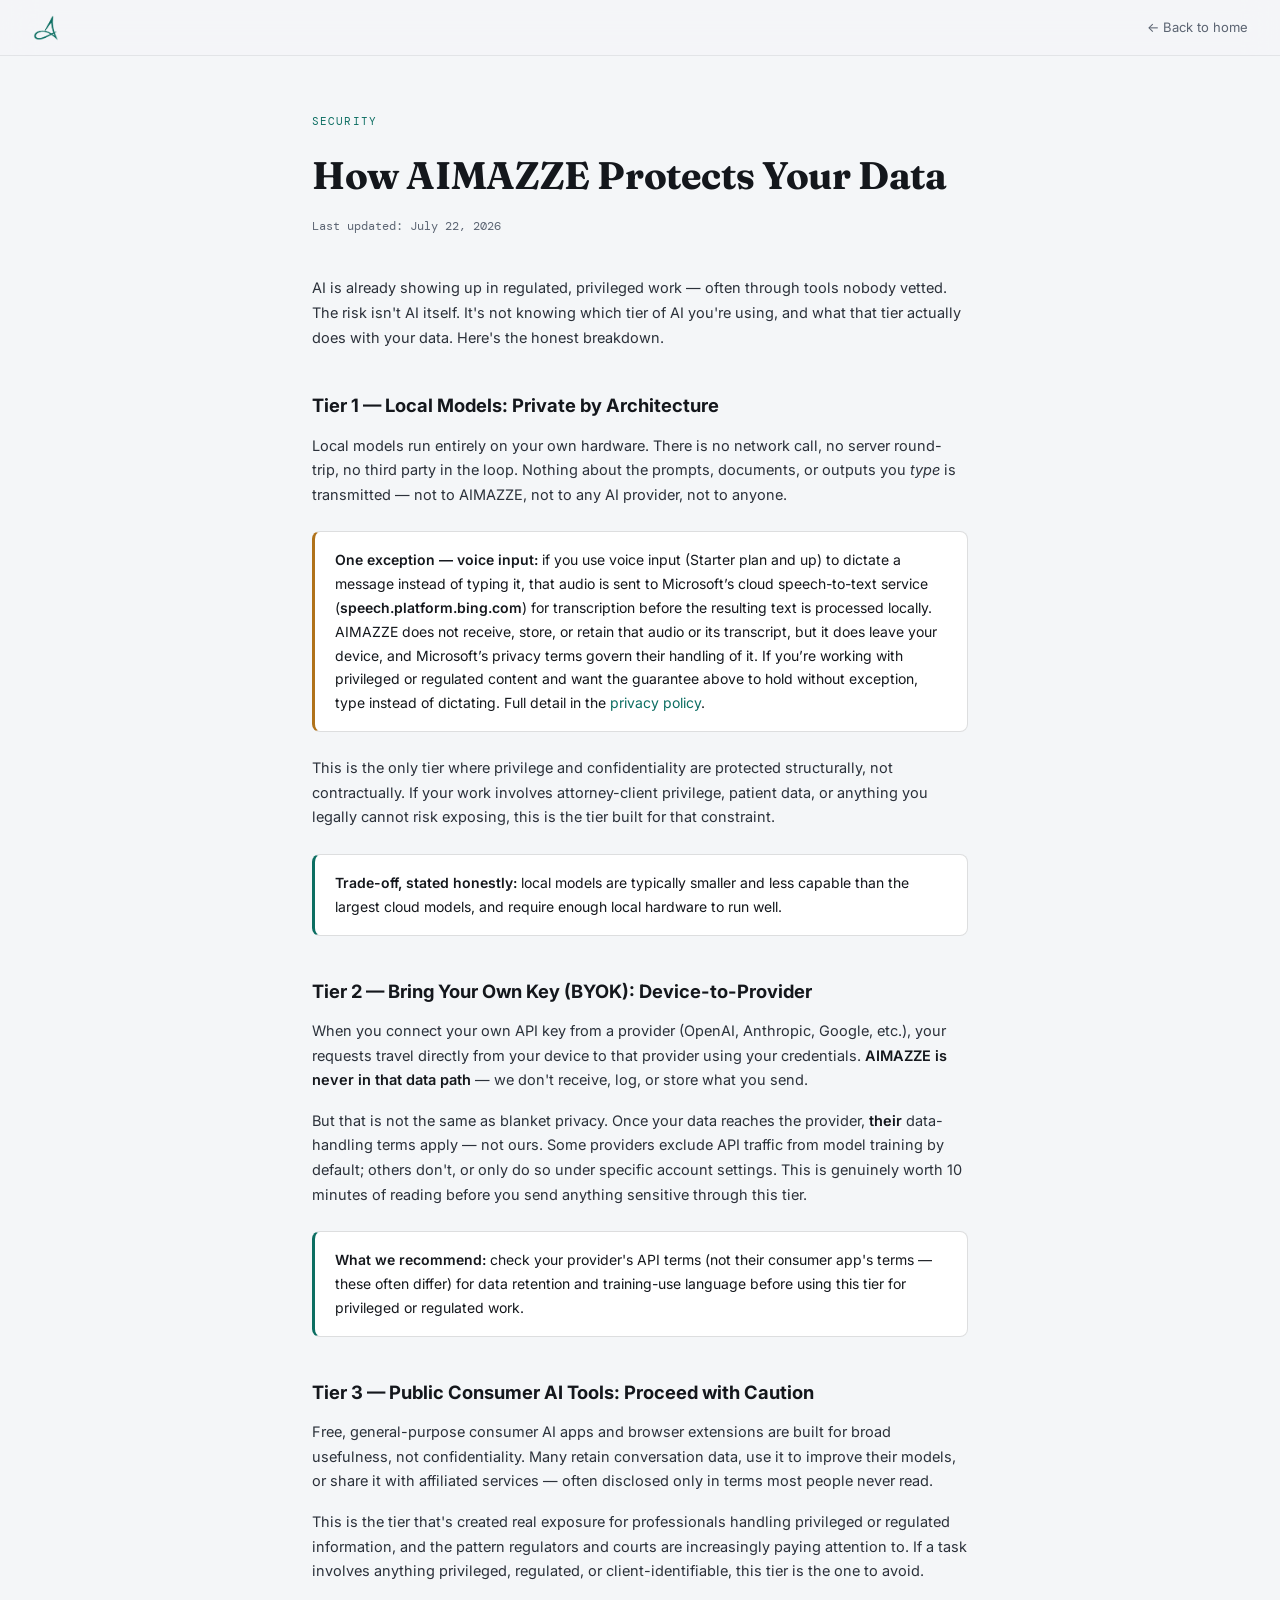
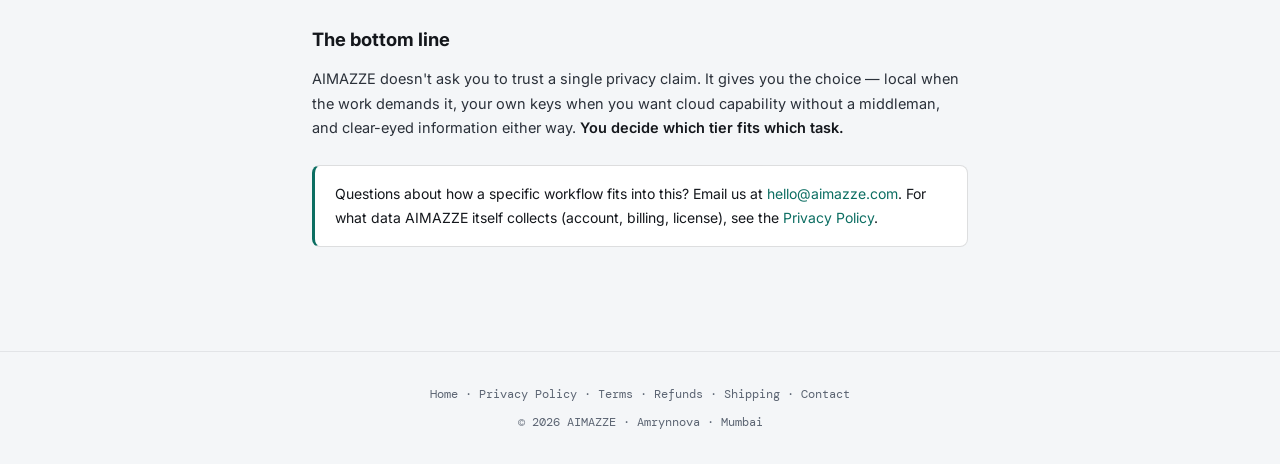
<file: security.html>
<!DOCTYPE html>
<html lang="en">
<head>
<meta charset="UTF-8">
<meta name="viewport" content="width=device-width, initial-scale=1.0">
<title>How AIMAZZE Protects Your Data — AIMAZZE</title>
<!-- Favicon set — generated from assets/brand/logo-mark.png by
     scripts/build-favicons.py. Regenerate if the mark changes. -->
<link rel="icon" href="/favicon.ico" sizes="any">
<link rel="icon" type="image/png" sizes="32x32" href="/favicon-32x32.png">
<link rel="icon" type="image/png" sizes="16x16" href="/favicon-16x16.png">
<link rel="apple-touch-icon" sizes="180x180" href="/apple-touch-icon.png">
<link rel="manifest" href="/site.webmanifest">
<meta name="description" content="The honest breakdown of what happens to your data at each tier of AIMAZZE — local models, bring-your-own-key, and public consumer AI tools.">
<link rel="preconnect" href="https://fonts.googleapis.com">
<link href="https://fonts.googleapis.com/css2?family=Fraunces:opsz,wght@9..144,400;9..144,500;9..144,600;9..144,700&family=Inter:wght@400;500;600;700&family=DM+Mono:wght@400;500&display=swap" rel="stylesheet">
<link rel="stylesheet" href="/chambers.css">
<style>
  :root {
    --bg: #F4F6F8;
    --surface: #FFFFFF;
    --surface2: #EDF0F3;
    --border: rgba(20,23,28,0.08);
    --border2: rgba(20,23,28,0.14);
    --cyan: #0C6E62;
    --white: #14171C;
    --muted: #5B6472;
    --muted2: #8A93A1;
    --green: #146C43;
    --orange: #B0721A;
    --ff: 'Inter', sans-serif;
    --fd: 'Fraunces', Georgia, serif;
    --mono: 'DM Mono', monospace;
  }
  *, *::before, *::after { box-sizing: border-box; margin: 0; padding: 0; }
  body {
    font-family: var(--ff);
    background: var(--bg);
    color: var(--white);
    font-size: 15px;
    line-height: 1.7;
    -webkit-font-smoothing: antialiased;
  }
  a { color: var(--cyan); text-decoration: none; }
  a:hover { text-decoration: underline; }

  nav {
    position: sticky;
    top: 0;
    z-index: 100;
    height: 56px;
    display: flex;
    align-items: center;
    padding: 0 2rem;
    background: rgba(244,246,248,0.9);
    backdrop-filter: blur(16px);
    border-bottom: 1px solid var(--border);
  }
  .nav-back { margin-left: auto; font-size: 13px; color: var(--muted); }

  main {
    max-width: 720px;
    margin: 0 auto;
    padding: 3.5rem 2rem 5rem;
  }

  .doc-eyebrow {
    font-family: var(--mono);
    font-size: 11px;
    letter-spacing: 0.1em;
    text-transform: uppercase;
    color: var(--cyan);
    margin-bottom: 0.75rem;
  }
  h1 {
    font-family: var(--fd);
    font-size: clamp(1.8rem, 4vw, 2.4rem);
    font-weight: 700;
    letter-spacing: -0.01em;
    margin-bottom: 0.5rem;
  }
  .doc-updated {
    font-family: var(--mono);
    font-size: 12px;
    color: var(--muted);
    margin-bottom: 2.5rem;
  }

  h2 {
    font-size: 1.15rem;
    font-weight: 700;
    margin-top: 2.5rem;
    margin-bottom: 0.75rem;
    color: var(--white);
  }
  p, li { color: #2B313A; font-size: 14.5px; }
  p { margin-bottom: 1rem; }
  ul, ol { margin: 0 0 1rem 1.25rem; }
  li { margin-bottom: 0.5rem; }
  strong { color: var(--white); font-weight: 600; }

  .callout {
    background: var(--surface);
    border: 1px solid var(--border2);
    border-left: 3px solid var(--cyan);
    border-radius: 8px;
    padding: 1rem 1.25rem;
    margin: 1.5rem 0;
    font-size: 14px;
  }
  .callout.warn { border-left-color: var(--orange); }

  footer {
    border-top: 1px solid var(--border);
    padding: 2rem;
    text-align: center;
    font-size: 12px;
    color: var(--muted);
    font-family: var(--mono);
  }
  footer a { color: var(--muted); }
  footer a:hover { color: var(--cyan); }
</style>
<script defer src="/brand-loader.js"></script>
</head>
<body>
<!-- Branded loading transition: logo mark + wordmark, centred.
     Styles: chambers.css (BRAND SYSTEM block). Behaviour: /brand-loader.js
     Must stay the FIRST child of <body> so it paints on the first frame. -->
<div class="brand-loader brand-loader--armed" role="status" aria-live="polite" aria-label="Loading AIMAZZE">
  <div class="brand-loader__mark" aria-hidden="true"></div>
  <div class="brand-loader__wordmark" aria-hidden="true"></div>
  <div class="brand-loader__bar" aria-hidden="true"></div>
  <p class="brand-loader__note">Still loading&hellip;</p>
</div>
<noscript><style>.brand-loader{display:none}</style></noscript>


<nav>
  <a href="/" class="nav-brand" aria-label="AIMAZZE — home"><span class="brand-mark" aria-hidden="true"></span></a>
  <a href="/" class="nav-back">← Back to home</a>
</nav>

<main>
  <div class="doc-eyebrow">Security</div>
  <h1>How AIMAZZE Protects Your Data</h1>
  <p class="doc-updated">Last updated: July 22, 2026</p>

  <p>AI is already showing up in regulated, privileged work — often through tools nobody vetted. The risk isn't AI itself. It's not knowing which tier of AI you're using, and what that tier actually does with your data. Here's the honest breakdown.</p>

  <h2>Tier 1 — Local Models: Private by Architecture</h2>
  <p>Local models run entirely on your own hardware. There is no network call, no server round-trip, no third party in the loop. Nothing about the prompts, documents, or outputs you <em>type</em> is transmitted — not to AIMAZZE, not to any AI provider, not to anyone.</p>
  <div class="callout warn">
    <strong>One exception — voice input:</strong> if you use voice input (Starter plan and up) to dictate a message instead of typing it, that audio is sent to Microsoft’s cloud speech-to-text service (<strong>speech.platform.bing.com</strong>) for transcription before the resulting text is processed locally. AIMAZZE does not receive, store, or retain that audio or its transcript, but it does leave your device, and Microsoft’s privacy terms govern their handling of it. If you’re working with privileged or regulated content and want the guarantee above to hold without exception, type instead of dictating. Full detail in the <a href="/privacy-policy.html">privacy policy</a>.
  </div>
  <p>This is the only tier where privilege and confidentiality are protected structurally, not contractually. If your work involves attorney-client privilege, patient data, or anything you legally cannot risk exposing, this is the tier built for that constraint.</p>
  <div class="callout">
    <strong>Trade-off, stated honestly:</strong> local models are typically smaller and less capable than the largest cloud models, and require enough local hardware to run well.
  </div>

  <h2>Tier 2 — Bring Your Own Key (BYOK): Device-to-Provider</h2>
  <p>When you connect your own API key from a provider (OpenAI, Anthropic, Google, etc.), your requests travel directly from your device to that provider using your credentials. <strong>AIMAZZE is never in that data path</strong> — we don't receive, log, or store what you send.</p>
  <p>But that is not the same as blanket privacy. Once your data reaches the provider, <strong>their</strong> data-handling terms apply — not ours. Some providers exclude API traffic from model training by default; others don't, or only do so under specific account settings. This is genuinely worth 10 minutes of reading before you send anything sensitive through this tier.</p>
  <div class="callout">
    <strong>What we recommend:</strong> check your provider's API terms (not their consumer app's terms — these often differ) for data retention and training-use language before using this tier for privileged or regulated work.
  </div>

  <h2>Tier 3 — Public Consumer AI Tools: Proceed with Caution</h2>
  <p>Free, general-purpose consumer AI apps and browser extensions are built for broad usefulness, not confidentiality. Many retain conversation data, use it to improve their models, or share it with affiliated services — often disclosed only in terms most people never read.</p>
  <p>This is the tier that's created real exposure for professionals handling privileged or regulated information, and the pattern regulators and courts are increasingly paying attention to. If a task involves anything privileged, regulated, or client-identifiable, this tier is the one to avoid.</p>

  <h2>The bottom line</h2>
  <p>AIMAZZE doesn't ask you to trust a single privacy claim. It gives you the choice — local when the work demands it, your own keys when you want cloud capability without a middleman, and clear-eyed information either way. <strong>You decide which tier fits which task.</strong></p>

  <div class="callout">
    Questions about how a specific workflow fits into this? Email us at <a href="mailto:hello@aimazze.com">hello@aimazze.com</a>. For what data AIMAZZE itself collects (account, billing, license), see the <a href="/privacy-policy.html">Privacy Policy</a>.
  </div>
</main>

<footer>
  <div style="margin-bottom:0.5rem">
    <a href="/">Home</a> · <a href="/privacy-policy.html">Privacy Policy</a> · <a href="/terms.html">Terms</a> · <a href="/refund-policy.html">Refunds</a> · <a href="/shipping-policy.html">Shipping</a> · <a href="mailto:hello@aimazze.com">Contact</a>
  </div>
  © 2026 AIMAZZE · Amrynnova · Mumbai
</footer>

</body>
</html>
</file>
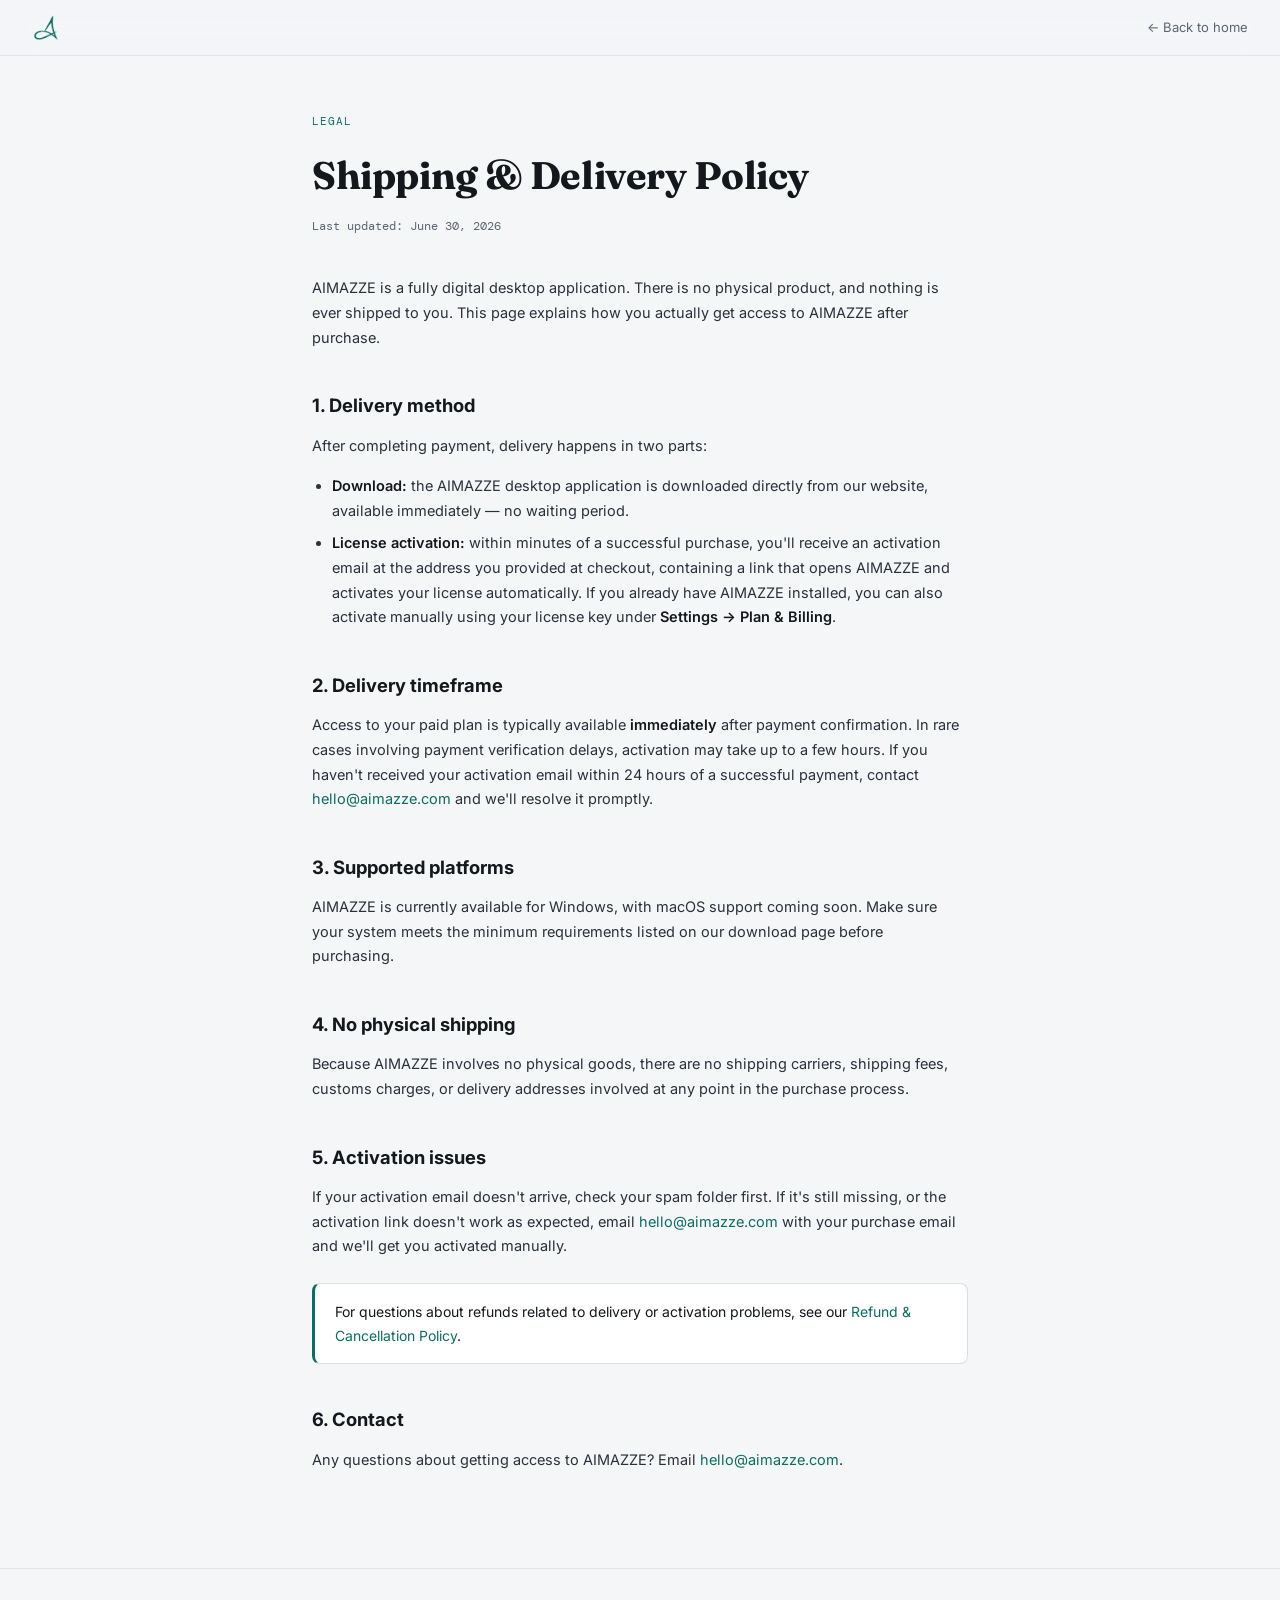
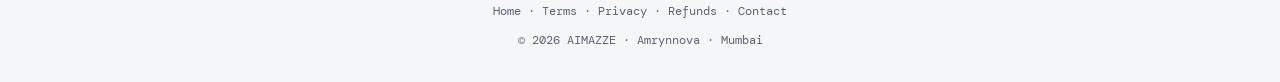
<file: shipping-policy.html>
<!DOCTYPE html>
<html lang="en">
<head>
<meta charset="UTF-8">
<meta name="viewport" content="width=device-width, initial-scale=1.0">
<title>Shipping & Delivery Policy — AIMAZZE</title>
<!-- Favicon set — generated from assets/brand/logo-mark.png by
     scripts/build-favicons.py. Regenerate if the mark changes. -->
<link rel="icon" href="/favicon.ico" sizes="any">
<link rel="icon" type="image/png" sizes="32x32" href="/favicon-32x32.png">
<link rel="icon" type="image/png" sizes="16x16" href="/favicon-16x16.png">
<link rel="apple-touch-icon" sizes="180x180" href="/apple-touch-icon.png">
<link rel="manifest" href="/site.webmanifest">
<meta name="description" content="How AIMAZZE access is delivered after purchase — a fully digital product with no physical shipping.">
<link rel="preconnect" href="https://fonts.googleapis.com">
<link href="https://fonts.googleapis.com/css2?family=Fraunces:opsz,wght@9..144,400;9..144,500;9..144,600;9..144,700&family=Inter:wght@400;500;600;700&family=DM+Mono:wght@400;500&display=swap" rel="stylesheet">
<link rel="stylesheet" href="/chambers.css">
<style>
  :root {
    --bg: #F4F6F8;
    --surface: #FFFFFF;
    --surface2: #EDF0F3;
    --border: rgba(20,23,28,0.08);
    --border2: rgba(20,23,28,0.14);
    --cyan: #0C6E62;
    --white: #14171C;
    --muted: #5B6472;
    --green: #146C43;
    --orange: #B0721A;
    --ff: 'Inter', sans-serif;
    --fd: 'Fraunces', Georgia, serif;
    --mono: 'DM Mono', monospace;
  }
  *, *::before, *::after { box-sizing: border-box; margin: 0; padding: 0; }
  body {
    font-family: var(--ff);
    background: var(--bg);
    color: var(--white);
    font-size: 15px;
    line-height: 1.7;
    -webkit-font-smoothing: antialiased;
  }
  a { color: var(--cyan); text-decoration: none; }
  a:hover { text-decoration: underline; }

  nav {
    position: sticky;
    top: 0;
    z-index: 100;
    height: 56px;
    display: flex;
    align-items: center;
    padding: 0 2rem;
    background: rgba(244,246,248,0.9);
    backdrop-filter: blur(16px);
    border-bottom: 1px solid var(--border);
  }
  .nav-back { margin-left: auto; font-size: 13px; color: var(--muted); }

  main {
    max-width: 720px;
    margin: 0 auto;
    padding: 3.5rem 2rem 5rem;
  }

  .doc-eyebrow {
    font-family: var(--mono);
    font-size: 11px;
    letter-spacing: 0.1em;
    text-transform: uppercase;
    color: var(--cyan);
    margin-bottom: 0.75rem;
  }
  h1 {
    font-family: var(--fd);
    font-size: clamp(1.8rem, 4vw, 2.4rem);
    font-weight: 700;
    letter-spacing: -0.01em;
    margin-bottom: 0.5rem;
  }
  .doc-updated {
    font-family: var(--mono);
    font-size: 12px;
    color: var(--muted);
    margin-bottom: 2.5rem;
  }

  h2 {
    font-size: 1.15rem;
    font-weight: 700;
    margin-top: 2.5rem;
    margin-bottom: 0.75rem;
    color: var(--white);
  }
  p, li { color: #2B313A; font-size: 14.5px; }
  p { margin-bottom: 1rem; }
  ul, ol { margin: 0 0 1rem 1.25rem; }
  li { margin-bottom: 0.5rem; }
  strong { color: var(--white); font-weight: 600; }

  .callout {
    background: var(--surface);
    border: 1px solid var(--border2);
    border-left: 3px solid var(--cyan);
    border-radius: 8px;
    padding: 1rem 1.25rem;
    margin: 1.5rem 0;
    font-size: 14px;
  }

  footer {
    border-top: 1px solid var(--border);
    padding: 2rem;
    text-align: center;
    font-size: 12px;
    color: var(--muted);
    font-family: var(--mono);
  }
  footer a { color: var(--muted); }
  footer a:hover { color: var(--cyan); }
</style>
<script defer src="/brand-loader.js"></script>
</head>
<body>
<!-- Branded loading transition: logo mark + wordmark, centred.
     Styles: chambers.css (BRAND SYSTEM block). Behaviour: /brand-loader.js
     Must stay the FIRST child of <body> so it paints on the first frame. -->
<div class="brand-loader brand-loader--armed" role="status" aria-live="polite" aria-label="Loading AIMAZZE">
  <div class="brand-loader__mark" aria-hidden="true"></div>
  <div class="brand-loader__wordmark" aria-hidden="true"></div>
  <div class="brand-loader__bar" aria-hidden="true"></div>
  <p class="brand-loader__note">Still loading&hellip;</p>
</div>
<noscript><style>.brand-loader{display:none}</style></noscript>


<nav>
  <a href="/" class="nav-brand" aria-label="AIMAZZE — home"><span class="brand-mark" aria-hidden="true"></span></a>
  <a href="/" class="nav-back">← Back to home</a>
</nav>

<main>
  <div class="doc-eyebrow">Legal</div>
  <h1>Shipping & Delivery Policy</h1>
  <p class="doc-updated">Last updated: June 30, 2026</p>

  <p>AIMAZZE is a fully digital desktop application. There is no physical product, and nothing is ever shipped to you. This page explains how you actually get access to AIMAZZE after purchase.</p>

  <h2>1. Delivery method</h2>
  <p>After completing payment, delivery happens in two parts:</p>
  <ul>
    <li><strong>Download:</strong> the AIMAZZE desktop application is downloaded directly from our website, available immediately — no waiting period.</li>
    <li><strong>License activation:</strong> within minutes of a successful purchase, you'll receive an activation email at the address you provided at checkout, containing a link that opens AIMAZZE and activates your license automatically. If you already have AIMAZZE installed, you can also activate manually using your license key under <strong>Settings → Plan & Billing</strong>.</li>
  </ul>

  <h2>2. Delivery timeframe</h2>
  <p>Access to your paid plan is typically available <strong>immediately</strong> after payment confirmation. In rare cases involving payment verification delays, activation may take up to a few hours. If you haven't received your activation email within 24 hours of a successful payment, contact <a href="mailto:hello@aimazze.com">hello@aimazze.com</a> and we'll resolve it promptly.</p>

  <h2>3. Supported platforms</h2>
  <p>AIMAZZE is currently available for Windows, with macOS support coming soon. Make sure your system meets the minimum requirements listed on our download page before purchasing.</p>

  <h2>4. No physical shipping</h2>
  <p>Because AIMAZZE involves no physical goods, there are no shipping carriers, shipping fees, customs charges, or delivery addresses involved at any point in the purchase process.</p>

  <h2>5. Activation issues</h2>
  <p>If your activation email doesn't arrive, check your spam folder first. If it's still missing, or the activation link doesn't work as expected, email <a href="mailto:hello@aimazze.com">hello@aimazze.com</a> with your purchase email and we'll get you activated manually.</p>

  <div class="callout">
    For questions about refunds related to delivery or activation problems, see our <a href="/refund-policy.html">Refund & Cancellation Policy</a>.
  </div>

  <h2>6. Contact</h2>
  <p>Any questions about getting access to AIMAZZE? Email <a href="mailto:hello@aimazze.com">hello@aimazze.com</a>.</p>
</main>

<footer>
  <div style="margin-bottom:0.5rem">
    <a href="/">Home</a> · <a href="/terms.html">Terms</a> · <a href="/privacy-policy.html">Privacy</a> · <a href="/refund-policy.html">Refunds</a> · <a href="mailto:hello@aimazze.com">Contact</a>
  </div>
  © 2026 AIMAZZE · Amrynnova · Mumbai
</footer>

</body>
</html>
</file>
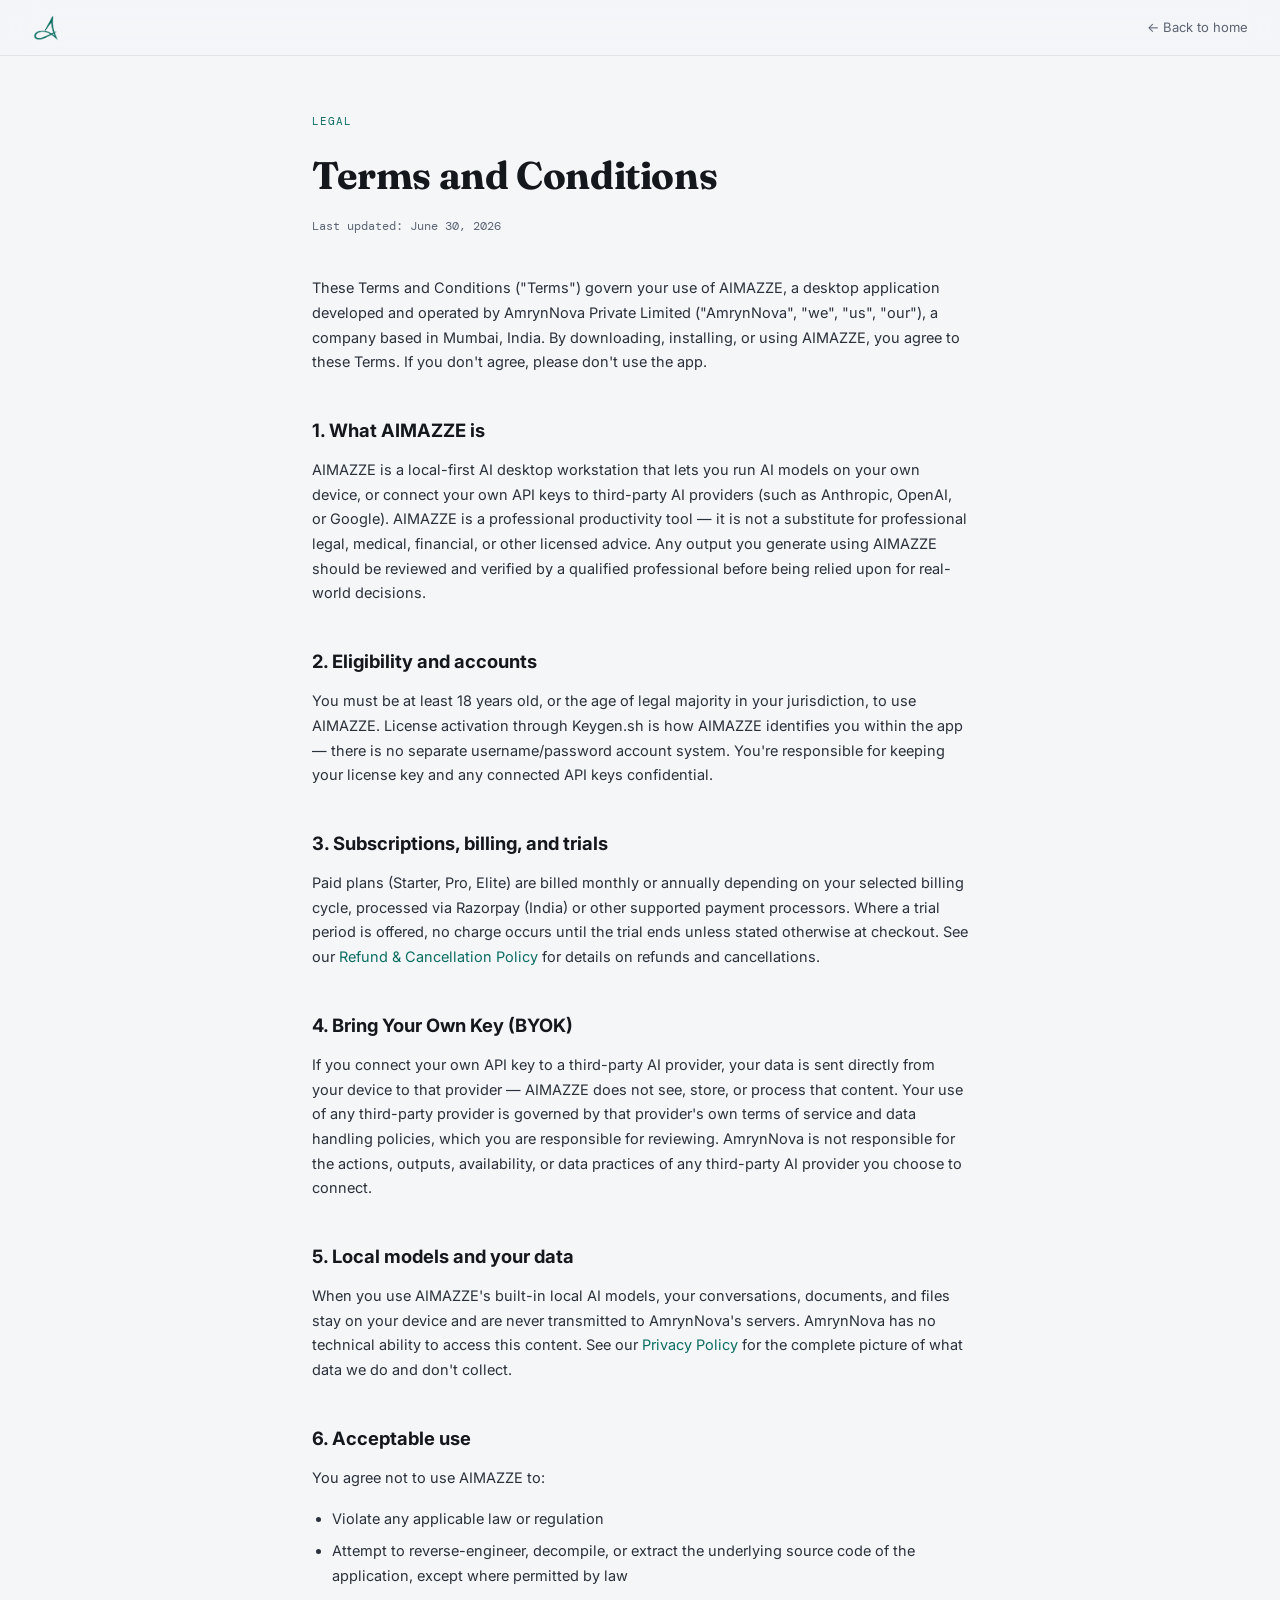
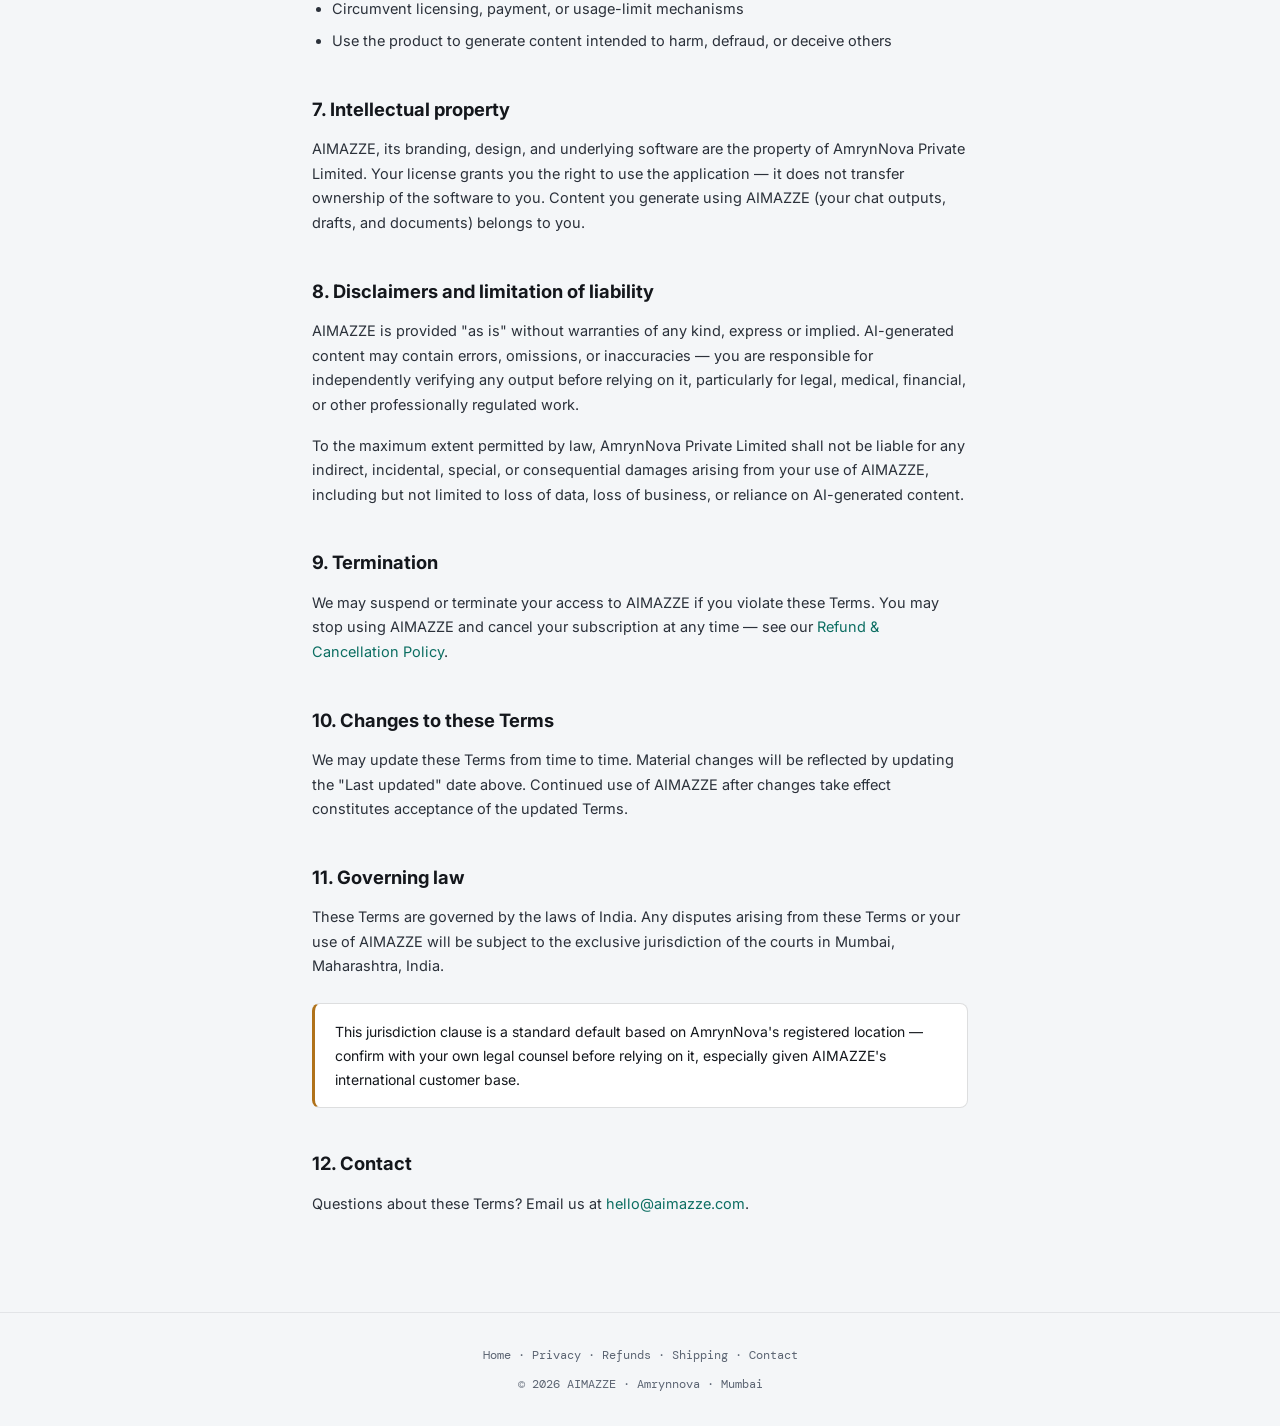
<file: terms.html>
<!DOCTYPE html>
<html lang="en">
<head>
<meta charset="UTF-8">
<meta name="viewport" content="width=device-width, initial-scale=1.0">
<title>Terms and Conditions — AIMAZZE</title>
<!-- Favicon set — generated from assets/brand/logo-mark.png by
     scripts/build-favicons.py. Regenerate if the mark changes. -->
<link rel="icon" href="/favicon.ico" sizes="any">
<link rel="icon" type="image/png" sizes="32x32" href="/favicon-32x32.png">
<link rel="icon" type="image/png" sizes="16x16" href="/favicon-16x16.png">
<link rel="apple-touch-icon" sizes="180x180" href="/apple-touch-icon.png">
<link rel="manifest" href="/site.webmanifest">
<meta name="description" content="Terms and Conditions for using AIMAZZE, the AI desktop workstation for professionals.">
<link rel="preconnect" href="https://fonts.googleapis.com">
<link href="https://fonts.googleapis.com/css2?family=Fraunces:opsz,wght@9..144,400;9..144,500;9..144,600;9..144,700&family=Inter:wght@400;500;600;700&family=DM+Mono:wght@400;500&display=swap" rel="stylesheet">
<link rel="stylesheet" href="/chambers.css">
<style>
  :root {
    --bg: #F4F6F8;
    --surface: #FFFFFF;
    --surface2: #EDF0F3;
    --border: rgba(20,23,28,0.08);
    --border2: rgba(20,23,28,0.14);
    --cyan: #0C6E62;
    --white: #14171C;
    --muted: #5B6472;
    --green: #146C43;
    --orange: #B0721A;
    --ff: 'Inter', sans-serif;
    --fd: 'Fraunces', Georgia, serif;
    --mono: 'DM Mono', monospace;
  }
  *, *::before, *::after { box-sizing: border-box; margin: 0; padding: 0; }
  body {
    font-family: var(--ff);
    background: var(--bg);
    color: var(--white);
    font-size: 15px;
    line-height: 1.7;
    -webkit-font-smoothing: antialiased;
  }
  a { color: var(--cyan); text-decoration: none; }
  a:hover { text-decoration: underline; }

  nav {
    position: sticky;
    top: 0;
    z-index: 100;
    height: 56px;
    display: flex;
    align-items: center;
    padding: 0 2rem;
    background: rgba(244,246,248,0.9);
    backdrop-filter: blur(16px);
    border-bottom: 1px solid var(--border);
  }
  .nav-back { margin-left: auto; font-size: 13px; color: var(--muted); }

  main {
    max-width: 720px;
    margin: 0 auto;
    padding: 3.5rem 2rem 5rem;
  }

  .doc-eyebrow {
    font-family: var(--mono);
    font-size: 11px;
    letter-spacing: 0.1em;
    text-transform: uppercase;
    color: var(--cyan);
    margin-bottom: 0.75rem;
  }
  h1 {
    font-family: var(--fd);
    font-size: clamp(1.8rem, 4vw, 2.4rem);
    font-weight: 700;
    letter-spacing: -0.01em;
    margin-bottom: 0.5rem;
  }
  .doc-updated {
    font-family: var(--mono);
    font-size: 12px;
    color: var(--muted);
    margin-bottom: 2.5rem;
  }

  h2 {
    font-size: 1.15rem;
    font-weight: 700;
    margin-top: 2.5rem;
    margin-bottom: 0.75rem;
    color: var(--white);
  }
  p, li { color: #2B313A; font-size: 14.5px; }
  p { margin-bottom: 1rem; }
  ul, ol { margin: 0 0 1rem 1.25rem; }
  li { margin-bottom: 0.5rem; }
  strong { color: var(--white); font-weight: 600; }

  .callout {
    background: var(--surface);
    border: 1px solid var(--border2);
    border-left: 3px solid var(--cyan);
    border-radius: 8px;
    padding: 1rem 1.25rem;
    margin: 1.5rem 0;
    font-size: 14px;
  }
  .callout.warn { border-left-color: var(--orange); }

  footer {
    border-top: 1px solid var(--border);
    padding: 2rem;
    text-align: center;
    font-size: 12px;
    color: var(--muted);
    font-family: var(--mono);
  }
  footer a { color: var(--muted); }
  footer a:hover { color: var(--cyan); }
</style>
<script defer src="/brand-loader.js"></script>
</head>
<body>
<!-- Branded loading transition: logo mark + wordmark, centred.
     Styles: chambers.css (BRAND SYSTEM block). Behaviour: /brand-loader.js
     Must stay the FIRST child of <body> so it paints on the first frame. -->
<div class="brand-loader brand-loader--armed" role="status" aria-live="polite" aria-label="Loading AIMAZZE">
  <div class="brand-loader__mark" aria-hidden="true"></div>
  <div class="brand-loader__wordmark" aria-hidden="true"></div>
  <div class="brand-loader__bar" aria-hidden="true"></div>
  <p class="brand-loader__note">Still loading&hellip;</p>
</div>
<noscript><style>.brand-loader{display:none}</style></noscript>


<nav>
  <a href="/" class="nav-brand" aria-label="AIMAZZE — home"><span class="brand-mark" aria-hidden="true"></span></a>
  <a href="/" class="nav-back">← Back to home</a>
</nav>

<main>
  <div class="doc-eyebrow">Legal</div>
  <h1>Terms and Conditions</h1>
  <p class="doc-updated">Last updated: June 30, 2026</p>

  <p>These Terms and Conditions ("Terms") govern your use of AIMAZZE, a desktop application developed and operated by AmrynNova Private Limited ("AmrynNova", "we", "us", "our"), a company based in Mumbai, India. By downloading, installing, or using AIMAZZE, you agree to these Terms. If you don't agree, please don't use the app.</p>

  <h2>1. What AIMAZZE is</h2>
  <p>AIMAZZE is a local-first AI desktop workstation that lets you run AI models on your own device, or connect your own API keys to third-party AI providers (such as Anthropic, OpenAI, or Google). AIMAZZE is a professional productivity tool — it is not a substitute for professional legal, medical, financial, or other licensed advice. Any output you generate using AIMAZZE should be reviewed and verified by a qualified professional before being relied upon for real-world decisions.</p>

  <h2>2. Eligibility and accounts</h2>
  <p>You must be at least 18 years old, or the age of legal majority in your jurisdiction, to use AIMAZZE. License activation through Keygen.sh is how AIMAZZE identifies you within the app — there is no separate username/password account system. You're responsible for keeping your license key and any connected API keys confidential.</p>

  <h2>3. Subscriptions, billing, and trials</h2>
  <p>Paid plans (Starter, Pro, Elite) are billed monthly or annually depending on your selected billing cycle, processed via Razorpay (India) or other supported payment processors. Where a trial period is offered, no charge occurs until the trial ends unless stated otherwise at checkout. See our <a href="/refund-policy.html">Refund & Cancellation Policy</a> for details on refunds and cancellations.</p>

  <h2>4. Bring Your Own Key (BYOK)</h2>
  <p>If you connect your own API key to a third-party AI provider, your data is sent directly from your device to that provider — AIMAZZE does not see, store, or process that content. Your use of any third-party provider is governed by that provider's own terms of service and data handling policies, which you are responsible for reviewing. AmrynNova is not responsible for the actions, outputs, availability, or data practices of any third-party AI provider you choose to connect.</p>

  <h2>5. Local models and your data</h2>
  <p>When you use AIMAZZE's built-in local AI models, your conversations, documents, and files stay on your device and are never transmitted to AmrynNova's servers. AmrynNova has no technical ability to access this content. See our <a href="/privacy-policy.html">Privacy Policy</a> for the complete picture of what data we do and don't collect.</p>

  <h2>6. Acceptable use</h2>
  <p>You agree not to use AIMAZZE to:</p>
  <ul>
    <li>Violate any applicable law or regulation</li>
    <li>Attempt to reverse-engineer, decompile, or extract the underlying source code of the application, except where permitted by law</li>
    <li>Circumvent licensing, payment, or usage-limit mechanisms</li>
    <li>Use the product to generate content intended to harm, defraud, or deceive others</li>
  </ul>

  <h2>7. Intellectual property</h2>
  <p>AIMAZZE, its branding, design, and underlying software are the property of AmrynNova Private Limited. Your license grants you the right to use the application — it does not transfer ownership of the software to you. Content you generate using AIMAZZE (your chat outputs, drafts, and documents) belongs to you.</p>

  <h2>8. Disclaimers and limitation of liability</h2>
  <p>AIMAZZE is provided "as is" without warranties of any kind, express or implied. AI-generated content may contain errors, omissions, or inaccuracies — you are responsible for independently verifying any output before relying on it, particularly for legal, medical, financial, or other professionally regulated work.</p>
  <p>To the maximum extent permitted by law, AmrynNova Private Limited shall not be liable for any indirect, incidental, special, or consequential damages arising from your use of AIMAZZE, including but not limited to loss of data, loss of business, or reliance on AI-generated content.</p>

  <h2>9. Termination</h2>
  <p>We may suspend or terminate your access to AIMAZZE if you violate these Terms. You may stop using AIMAZZE and cancel your subscription at any time — see our <a href="/refund-policy.html">Refund & Cancellation Policy</a>.</p>

  <h2>10. Changes to these Terms</h2>
  <p>We may update these Terms from time to time. Material changes will be reflected by updating the "Last updated" date above. Continued use of AIMAZZE after changes take effect constitutes acceptance of the updated Terms.</p>

  <h2>11. Governing law</h2>
  <p>These Terms are governed by the laws of India. Any disputes arising from these Terms or your use of AIMAZZE will be subject to the exclusive jurisdiction of the courts in Mumbai, Maharashtra, India.</p>

  <div class="callout warn">
    This jurisdiction clause is a standard default based on AmrynNova's registered location — confirm with your own legal counsel before relying on it, especially given AIMAZZE's international customer base.
  </div>

  <h2>12. Contact</h2>
  <p>Questions about these Terms? Email us at <a href="mailto:hello@aimazze.com">hello@aimazze.com</a>.</p>
</main>

<footer>
  <div style="margin-bottom:0.5rem">
    <a href="/">Home</a> · <a href="/privacy-policy.html">Privacy</a> · <a href="/refund-policy.html">Refunds</a> · <a href="/shipping-policy.html">Shipping</a> · <a href="mailto:hello@aimazze.com">Contact</a>
  </div>
  © 2026 AIMAZZE · Amrynnova · Mumbai
</footer>

</body>
</html>
</file>
<file: chambers.css>
/*
  Chambers design system — shared tokens/fonts/utility classes for the
  aimazze-web marketing site, ported from aimazze-app/src/App.css (light
  theme only — this site has no dark-mode toggle). Linked from every page's
  <head>; each page's own <style> block still owns its own :root values
  (kept for backward compatibility with existing selectors) but should map
  them to these same colors.

  Reference values (aimazze-app/src/App.css):
  --paper:#F4F6F8 --paper2:#EDF0F3 --card:#FFFFFF
  --ink:#14171C --ink2:#2B313A --slate:#5B6472 --slate2:#8A93A1
  --line:#E2E6EB --line2:#D3D9E0
  --teal:#0C6E62 --teal-soft:#E4F0EE --teal-ink:#08514A
  --ochre:#B0721A --ochre-soft:#F6EEDF --ochre-edge:#C8861E
  --brick:#B4382F --brick-soft:#F7E7E5
*/

@import url('https://fonts.googleapis.com/css2?family=Fraunces:opsz,wght@9..144,400;9..144,500;9..144,600;9..144,700&family=Inter:wght@400;500;600;700;800&family=DM+Mono:wght@400;500&display=swap');

:root {
  --chambers-paper: #F4F6F8;
  --chambers-paper2: #EDF0F3;
  --chambers-card: #FFFFFF;
  --chambers-ink: #14171C;
  --chambers-ink2: #2B313A;
  --chambers-slate: #5B6472;
  --chambers-slate2: #8A93A1;
  --chambers-line: #E2E6EB;
  --chambers-line2: #D3D9E0;
  --chambers-teal: #0C6E62;
  --chambers-teal-soft: #E4F0EE;
  --chambers-teal-ink: #08514A;
  --chambers-ochre: #B0721A;
  --chambers-ochre-soft: #F6EEDF;
  --chambers-ochre-edge: #C8861E;
  --chambers-brick: #B4382F;
  --chambers-brick-soft: #F7E7E5;
  --chambers-r: 10px;
  --chambers-r-lg: 16px;
  --chambers-r-xl: 22px;
  --chambers-fd: 'Fraunces', Georgia, serif;
  --chambers-fb: 'Inter', sans-serif;
  --chambers-fm: 'DM Mono', monospace;
}

/* Small muted qualifier suffix inside an otherwise large price display,
   e.g. "₹999<span class="price-amount-inr-suffix"> / month (India)</span>" */
.price-amount-inr-suffix {
  font-size: 11px;
  font-weight: 600;
  color: var(--chambers-slate);
}

/* Small circular accent portrait — used sparingly (hero strip, persona-card
   avatars). Neutral fill shows through until real images land, so layout
   stays correct even with a missing/broken src. */
.avatar-badge {
  width: 44px;
  height: 44px;
  border-radius: 50%;
  object-fit: cover;
  background: var(--chambers-paper2);
  border: 1px solid var(--chambers-line);
  box-shadow: 0 1px 2px rgba(20,23,28,.06);
  display: inline-block;
  flex-shrink: 0;
}

.avatar-badge.lg {
  width: 56px;
  height: 56px;
}

/* Overlapping accent strip of avatar-badges, e.g. under the hero */
.avatar-strip {
  display: inline-flex;
  align-items: center;
}
.avatar-strip .avatar-badge {
  margin-left: -12px;
  border: 2px solid var(--chambers-paper);
}
.avatar-strip .avatar-badge:first-child {
  margin-left: 0;
}

/* Teal (Local/on-device) vs ochre (Cloud/BYOK) accent utilities, matching
   the app's own convention for distinguishing the two data-handling modes. */
.accent-local { border-top: 3px solid var(--chambers-teal); }
.accent-local .feat-icon { color: var(--chambers-teal); }
.accent-cloud { border-top: 3px solid var(--chambers-ochre); }
.accent-cloud .feat-icon { color: var(--chambers-ochre); }
.accent-risk { border-top: 3px solid var(--chambers-brick); }
.accent-risk .feat-icon { color: var(--chambers-brick); }

/* Container for the hero's inline network/connection SVG background.
   Purely decorative, sits behind hero content. */
.network-bg {
  position: absolute;
  inset: 0;
  overflow: hidden;
  pointer-events: none;
  z-index: 0;
}
.network-bg svg {
  width: 100%;
  height: 100%;
}

/* ==========================================================================
   BRAND SYSTEM — persistent mark + loading transition
   --------------------------------------------------------------------------
   ASSET SWAP POINT. When the final logo lands there are exactly two values
   to change (or, easier, just overwrite the two files at these paths and
   change nothing at all). Nothing in this file or in any page hardcodes an
   image path anywhere else.

   Both tokens point at RASTER PNGs — there is no vector source for this
   brand (confirmed 20 Aug 2026). Every consumer uses them as an ALPHA MASK
   and paints the result in a design token, exactly as aimazze-app's
   BRAND_GLYPH does: only the alpha channel is read, so the artwork's own
   colours are irrelevant and one file works on any background.

   Replacement assets therefore need only two things: a transparent
   background, and tight cropping (no dead padding, since consumers scale by
   `contain` against a token-defined box). If a replacement's aspect ratio
   differs, update `aspect-ratio` on .brand-loader__wordmark to match.

   Being raster, these have a resolution ceiling. Measured: logo-mark.png is
   489x517 and logo-wordmark.png is 1457x523, both RGBA with genuine
   anti-aliased edges (2.8% / 2.4% partially-transparent pixels). The largest
   on-page use is the 88px loader mark = 176 device px at 2x DPR, against a
   489px source: ~2.8x headroom. The mark only reaches 1:1 at 244 CSS px on a
   2x display (163 on 3x), far above anything used here, so nothing upscales
   and no softening is visible. If a future placement wants the mark larger
   than ~240px, re-check it before shipping.
   ========================================================================== */

:root {
  /* ---- the two asset values ---- */
  --brand-mark: url('/assets/brand/logo-mark.png');
  --brand-wordmark: url('/assets/brand/logo-wordmark.png');

  /* ---- canonical sizes. Every logo in the UI derives from these, so the
          site cannot drift into per-page one-off logo sizes again. ---- */
  --brand-mark-size: 26px;          /* persistent top-left corner mark */
  --brand-mark-size-sm: 22px;       /* same, narrow viewports */
  --brand-loader-mark: 88px;        /* mark in the centred loading state */
  --brand-loader-wordmark: 30px;    /* wordmark height in the loading state */

  /* Wordmark placements. These two are the ONLY sizes the script wordmark
     renders at outside the loader. Both live here rather than in a page's own
     <style> block, which is what let the old text wordmark drift to 1.25rem on
     index.html and 1.1rem on the five policy pages (retired defect 1 below). */
  --brand-wordmark-nav: 24px;                        /* fixed top nav, all pages */
  --brand-wordmark-banner: clamp(30px, 5.5vw, 64px); /* masthead over the hero banner */

  /* ---- loading transition timing. Kept deliberately identical to
          BRAND_TRANSITION in aimazze-app/src/config/brand.ts, so a navigation
          feels the same on the site and in the desktop app. Mirrored again in
          brand-loader.js (BRAND_LOADER.timing) because the no-JS / JS-failed
          backstop below needs the numbers in CSS. Change all three together. ---- */
  --brand-loader-cycle: 1400ms;     /* one fill cycle */
  --brand-loader-fade: 180ms;       /* overlay fade-out */
  --brand-loader-max: 8000ms;       /* hard cap before the overlay gives up */
}

/* --------------------------------------------------------------------------
   Persistent top-left mark
   Convention: small mark, top-left, identical on every page/view (GitHub,
   Anthropic, Sentry, Resend). `.brand-mark` is the mark itself; `.nav-brand`
   pages nest it beside the existing text wordmark, and the three card-only
   pages (activate / join / admin) use `.brand-corner` to anchor it.
   -------------------------------------------------------------------------- */
/* Painted via mask, not background-image, following the same reasoning as
   aimazze-app's BRAND_GLYPH: only the alpha channel is read, so the artwork's
   own colour is irrelevant, one file serves any background, and the mark
   takes a design token colour.

   The supplied mark is dark teal (~82% of its opaque pixels), which happens
   to suit this light-only site as-is. Masking is still the right call: it
   keeps the mark correct if the palette moves, lets the same file work on a
   dark ground without a second asset (verified), and matches the monochrome
   top-left convention this placement copies (GitHub, Anthropic, Sentry,
   Resend). */
.brand-mark {
  display: inline-block;
  flex-shrink: 0;
  width: var(--brand-mark-size);
  height: var(--brand-mark-size);
  background-color: var(--chambers-teal);
  -webkit-mask-image: var(--brand-mark);
          mask-image: var(--brand-mark);
  -webkit-mask-repeat: no-repeat;
          mask-repeat: no-repeat;
  -webkit-mask-position: center;
          mask-position: center;
  -webkit-mask-size: contain;
          mask-size: contain;
}

/* The script wordmark, as a static placement (nav + hero masthead). Same mask
   technique and same reasoning as .brand-mark above: only the alpha channel is
   read, so the file's own ink is irrelevant and the colour comes from a token.

   Painted --chambers-teal, which is #0C6E62 — byte-identical to the artwork's
   own baked ink, and to the --cyan the old text wordmark used for its "AI".
   So this is a shape change, not a colour change.

   `aspect-ratio` must track the ASSET CANVAS (1457x523), not the ink bbox, for
   the same reason spelled out on .brand-loader__wordmark: mask-size: contain
   fits the whole file including its transparent padding, so a narrower box
   would letterbox and render the wordmark shorter than its height token asks.

   Raster ceiling: the largest placement is the 64px banner cap = 178px wide,
   356 device px at 2x, against a 1457px source. ~4x headroom, nothing upscales. */
.brand-wordmark {
  display: inline-block;
  flex-shrink: 0;
  width: auto;
  height: var(--brand-wordmark-nav);
  aspect-ratio: 1457 / 523;
  background-color: var(--chambers-teal);
  -webkit-mask-image: var(--brand-wordmark);
          mask-image: var(--brand-wordmark);
  -webkit-mask-repeat: no-repeat;
          mask-repeat: no-repeat;
  -webkit-mask-position: center;
          mask-position: center;
  -webkit-mask-size: contain;
          mask-size: contain;
}

/* Only size modifier. index.html's masthead is the one oversized placement. */
.brand-wordmark--banner {
  height: var(--brand-wordmark-banner);
}

.nav-brand {
  display: inline-flex;
  align-items: center;
  gap: 0.5rem;
  /* the children are inline-blocks with no text, so kill the baseline gap */
  line-height: 0;
}

.brand-corner {
  position: fixed;
  top: 20px;
  left: 20px;
  z-index: 50;
  display: inline-flex;
  align-items: center;
  line-height: 0;
  opacity: 0.9;
  transition: opacity 0.15s ease;
}
.brand-corner:hover { opacity: 1; }

@media (max-width: 600px) {
  :root { --brand-mark-size: var(--brand-mark-size-sm); }
  .brand-corner { top: 14px; left: 14px; }
}

/* --------------------------------------------------------------------------
   Loading / transition overlay
   Mark + wordmark together, centred in the main content area. Present in the
   markup of every page as the first child of <body> so it paints with the
   first frame (no flash of unstyled content on initial load), then removed
   by brand-loader.js.
   -------------------------------------------------------------------------- */
.brand-loader {
  position: fixed;
  inset: 0;
  z-index: 9999;
  display: flex;
  flex-direction: column;
  align-items: center;
  justify-content: center;
  gap: 1.15rem;
  background: var(--chambers-paper);
}

/* Backstop, and ONLY a backstop: the markup ships with `brand-loader--armed`,
   and the first thing brand-loader.js does on parse is remove it. So if JS is
   disabled, blocked, or throws before it can take over, the overlay still
   fades itself out at --brand-loader-max rather than trapping the page. Once
   JS is confirmed alive it owns every timing decision, which also means
   re-showing the overlay for an outbound navigation can't collide with a
   finished CSS animation. */
.brand-loader--armed {
  animation: brand-loader-giveup var(--brand-loader-fade) ease forwards;
  animation-delay: var(--brand-loader-max);
}

/* JS-driven hide. */
html.brand-ready .brand-loader {
  opacity: 0;
  visibility: hidden;
  transition: opacity var(--brand-loader-fade) ease, visibility 0s linear var(--brand-loader-fade);
  animation: none;
}

@keyframes brand-loader-giveup {
  to { opacity: 0; visibility: hidden; }
}

/* The fill mark. Two stacked mask layers over the same silhouette: a static
   trough, and a teal fill that rises through it. */
.brand-loader__mark {
  position: relative;
  width: var(--brand-loader-mark);
  height: var(--brand-loader-mark);
}
.brand-loader__mark::before,
.brand-loader__mark::after {
  content: '';
  position: absolute;
  inset: 0;
  -webkit-mask-image: var(--brand-mark);
          mask-image: var(--brand-mark);
  -webkit-mask-repeat: no-repeat;
          mask-repeat: no-repeat;
  -webkit-mask-position: center;
          mask-position: center;
  -webkit-mask-size: contain;
          mask-size: contain;
}
/* trough — the un-filled mark */
.brand-loader__mark::before {
  background: var(--chambers-line2);
}
/* fill — teal rising, ochre glint at the leading edge */
.brand-loader__mark::after {
  background:
    linear-gradient(to top,
      var(--chambers-teal-ink) 0%,
      var(--chambers-teal) 62%,
      var(--chambers-ochre-edge) 100%);
  background-size: 100% var(--brand-loader-mark);
  background-position: bottom;
  animation: brand-fill var(--brand-loader-cycle) cubic-bezier(0.66, 0, 0.34, 1) infinite;
}

/* Rises from the baseline, holds full for a beat, then drains off the top —
   reads as one continuous pour rather than a restarting bar. */
@keyframes brand-fill {
  0%   { clip-path: inset(100% 0 0 0); }
  58%  { clip-path: inset(0 0 0 0); }
  72%  { clip-path: inset(0 0 0 0); }
  100% { clip-path: inset(0 0 100% 0); }
}

/* Wordmark — masked so it takes the ink token rather than the asset's own
   baked-in colour, which keeps it correct if the palette shifts. */
.brand-loader__wordmark {
  width: auto;
  height: var(--brand-loader-wordmark);
  /* Must match the ASSET CANVAS aspect (not the ink aspect): mask-size:
     contain fits the whole file, padding included, inside this box. If the box
     were narrower than the file, contain would letterbox and the wordmark
     would render shorter than --brand-loader-wordmark asks for.
     Measured from logo-wordmark.png: 1457x523 canvas (ink 1409x475). */
  aspect-ratio: 1457 / 523;
  background-color: var(--chambers-ink);
  -webkit-mask-image: var(--brand-wordmark);
          mask-image: var(--brand-wordmark);
  -webkit-mask-repeat: no-repeat;
          mask-repeat: no-repeat;
  -webkit-mask-position: center;
          mask-position: center;
  -webkit-mask-size: contain;
          mask-size: contain;
}

/* Thin sweep under the lockup — motion that continues past the fill cycle so
   a slow load still reads as "working", not "frozen". */
.brand-loader__bar {
  width: 132px;
  height: 2px;
  border-radius: 2px;
  background: var(--chambers-line);
  overflow: hidden;
}
.brand-loader__bar::after {
  content: '';
  display: block;
  width: 42%;
  height: 100%;
  border-radius: 2px;
  background: var(--chambers-teal);
  animation: brand-sweep var(--brand-loader-cycle) ease-in-out infinite;
}
@keyframes brand-sweep {
  0%   { transform: translateX(-100%); }
  100% { transform: translateX(238%); }
}

/* Shown only once the overlay has been up long enough that a silent wait
   would feel broken (brand-loader.js adds the class). */
.brand-loader__note {
  font-family: var(--chambers-fb);
  font-size: 12px;
  color: var(--chambers-slate);
  opacity: 0;
  transition: opacity 240ms ease;
}
html.brand-slow .brand-loader__note { opacity: 1; }

@media (prefers-reduced-motion: reduce) {
  .brand-loader__mark::after {
    animation: none;
    clip-path: inset(0 0 0 0);
  }
  .brand-loader__bar::after { animation: none; width: 100%; opacity: 0.5; }
  html.brand-ready .brand-loader { transition: none; }
}

/* ==========================================================================
   KNOWN LOGO / IMAGE SIZING DEFECTS — flagged 19 Aug 2026
   --------------------------------------------------------------------------
   Found while building the brand system above. Recorded here, next to the
   tokens they concern, rather than in a side document. None of these are
   caused by the loading transition; all predate it.

   Counterpart list for the desktop app lives in
   aimazze-app/src/config/brand.ts (ASSET_DEFECTS) — that one covers the PNG
   asset defects, this one covers this site's sizing.

   1. FIXED (T-75) — the text wordmark was two different sizes depending on
      the page: `.nav-brand` was font-size 1.25rem in index.html but 1.1rem in
      each of privacy-policy / refund-policy / security / shipping-policy /
      terms, because every page redeclared it in its own <style> block.
      Navigating home -> policy visibly shrank it, while the `.brand-mark`
      beside it (a single token) did not, making the mismatch worse.
      Root cause removed rather than patched: there is no per-page wordmark
      declaration left anywhere. Every placement is now `.brand-wordmark`
      sized from --brand-wordmark-nav / --brand-wordmark-banner above.

   2. FIXED (T-75) — index.html showed the wordmark at two sizes at once,
      `.top-banner-logo` at clamp(1.3rem, 3.2vw, 2.4rem) over the hero banner
      against `.nav-brand` at a fixed 1.25rem. Still two sizes by design (a
      masthead should outweigh a 56px nav), but they are now two named tokens
      in one place instead of two unrelated font-size literals.

   3. FIXED (e064931) — no favicon anywhere. A full favicon set is now
      generated from assets/brand/logo-mark.png by scripts/build-favicons.py
      and declared on every page.

   4. MEDIUM — `.avatar-badge` crops one source differently from the rest.
      professional-04.png is 1168x896 (1.30:1); the other four are square
      (1024x1024 / 1254x1254). All five render in the same 44px circle with
      object-fit: cover, so -04 loses roughly 23% off its sides and is framed
      noticeably tighter than its neighbours in the same avatar strip.

   5. LOW — `.avatar-badge.lg` (56px) is defined above but never used by any
      page. Dead size step; either adopt it or drop it.

   6. LOW — image payloads are 20-30x larger than their render size, with no
      intrinsic dimensions declared. The five professional-0*.png files total
      ~8.3MB at 1024-1254px square and every one renders at 44px. banner-hero
      .png is 1.5MB, full-width, and marked loading="eager". No <img> on the
      site carries width/height attributes, so nothing reserves layout space
      and the banner is the largest contributor to CLS on the home page.
   ========================================================================== */
</file>
